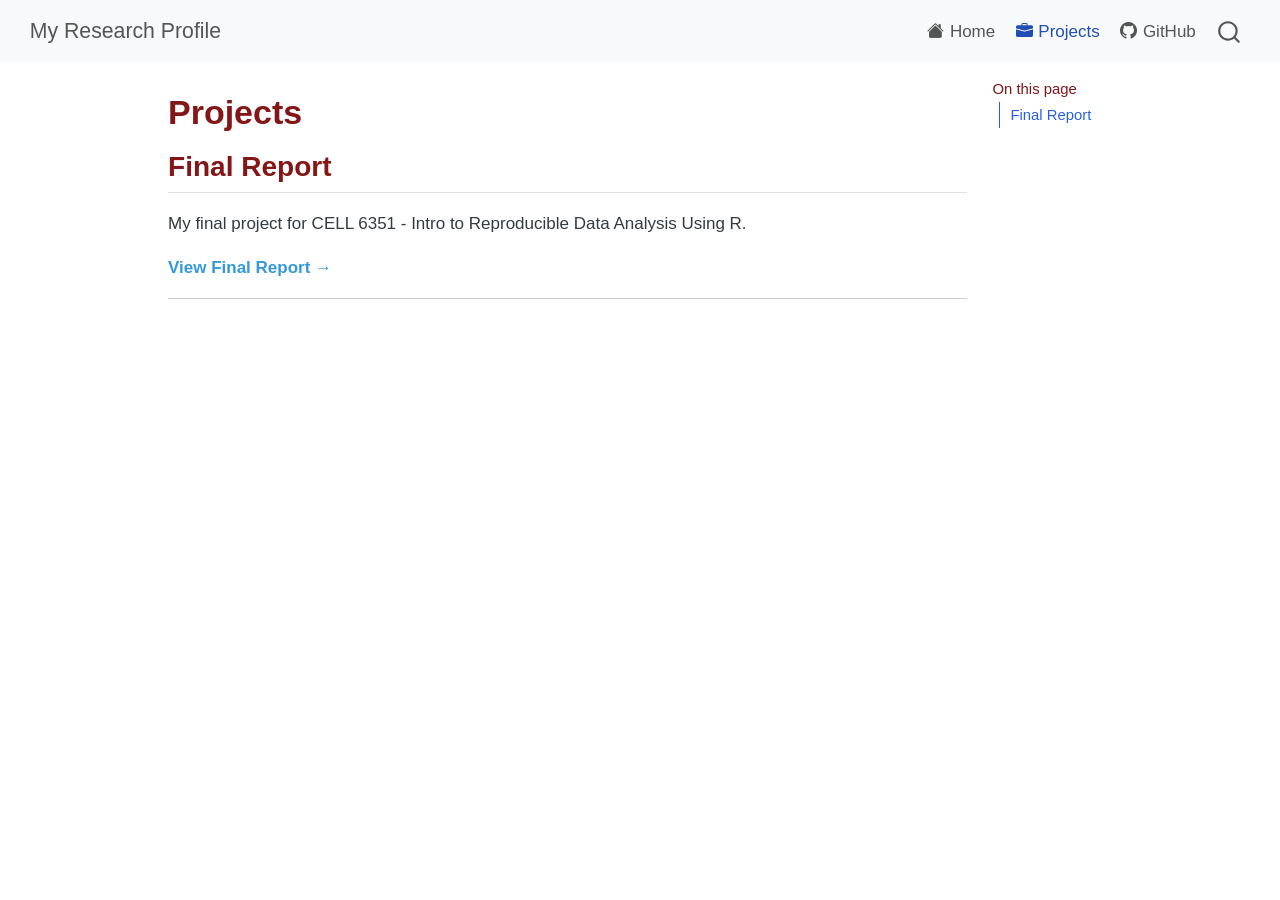
<file: docs/projects.html>
<!DOCTYPE html>
<html xmlns="http://www.w3.org/1999/xhtml" lang="en" xml:lang="en"><head>

<meta charset="utf-8">
<meta name="generator" content="quarto-1.9.37">

<meta name="viewport" content="width=device-width, initial-scale=1.0, user-scalable=yes">


<title>Projects – My Research Profile</title>
<style>
/* Default styles provided by pandoc.
** See https://pandoc.org/MANUAL.html#variables-for-html for config info.
*/
code{white-space: pre-wrap;}
span.smallcaps{font-variant: small-caps;}
div.columns{display: flex; gap: min(4vw, 1.5em);}
div.column{flex: auto; overflow-x: auto;}
div.hanging-indent{margin-left: 1.5em; text-indent: -1.5em;}
ul.task-list{list-style: none;}
ul.task-list li input[type="checkbox"] {
  width: 0.8em;
  margin: 0 0.8em 0.2em -1em; /* quarto-specific, see https://github.com/quarto-dev/quarto-cli/issues/4556 */ 
  vertical-align: middle;
}
</style>


<script src="site_libs/quarto-nav/quarto-nav.js"></script>
<script src="site_libs/quarto-nav/headroom.min.js"></script>
<script src="site_libs/clipboard/clipboard.min.js"></script>
<script src="site_libs/quarto-search/autocomplete.umd.js"></script>
<script src="site_libs/quarto-search/fuse.min.js"></script>
<script src="site_libs/quarto-search/quarto-search.js"></script>
<meta name="quarto:offset" content="./">
<script src="site_libs/quarto-html/quarto.js" type="module"></script>
<script src="site_libs/quarto-html/tabsets/tabsets.js" type="module"></script>
<script src="site_libs/quarto-html/popper.min.js"></script>
<script src="site_libs/quarto-html/tippy.umd.min.js"></script>
<script src="site_libs/quarto-html/anchor.min.js"></script>
<link href="site_libs/quarto-html/tippy.css" rel="stylesheet">
<link href="site_libs/quarto-html/quarto-syntax-highlighting-7f8f88aac4f3542376d5c11b86a4c14d.css" rel="stylesheet" id="quarto-text-highlighting-styles">
<script src="site_libs/bootstrap/bootstrap.min.js"></script>
<link href="site_libs/bootstrap/bootstrap-icons.css" rel="stylesheet">
<link href="site_libs/bootstrap/bootstrap-1de071e047e49cd083ceb1b25ae4a66d.min.css" rel="stylesheet" append-hash="true" id="quarto-bootstrap" data-mode="light">
<script id="quarto-search-options" type="application/json">{
  "location": "navbar",
  "copy-button": false,
  "collapse-after": 3,
  "panel-placement": "end",
  "type": "overlay",
  "limit": 50,
  "keyboard-shortcut": [
    "f",
    "/",
    "s"
  ],
  "show-item-context": false,
  "language": {
    "search-no-results-text": "No results",
    "search-matching-documents-text": "matching documents",
    "search-copy-link-title": "Copy link to search",
    "search-hide-matches-text": "Hide additional matches",
    "search-more-match-text": "more match in this document",
    "search-more-matches-text": "more matches in this document",
    "search-clear-button-title": "Clear",
    "search-text-placeholder": "",
    "search-detached-cancel-button-title": "Cancel",
    "search-submit-button-title": "Submit",
    "search-label": "Search"
  }
}</script>


<link rel="stylesheet" href="styles.css">
</head>

<body class="nav-fixed quarto-light">

<div id="quarto-search-results"></div>
  <header id="quarto-header" class="headroom fixed-top">
    <nav class="navbar navbar-expand-lg " data-bs-theme="dark">
      <div class="navbar-container container-fluid">
      <div class="navbar-brand-container mx-auto">
    <a class="navbar-brand" href="./index.html">
    <span class="navbar-title">My Research Profile</span>
    </a>
  </div>
            <div id="quarto-search" class="" title="Search"></div>
          <button class="navbar-toggler" type="button" data-bs-toggle="collapse" data-bs-target="#navbarCollapse" aria-controls="navbarCollapse" role="menu" aria-expanded="false" aria-label="Toggle navigation" onclick="if (window.quartoToggleHeadroom) { window.quartoToggleHeadroom(); }">
  <span class="navbar-toggler-icon"></span>
</button>
          <div class="collapse navbar-collapse" id="navbarCollapse">
            <ul class="navbar-nav navbar-nav-scroll ms-auto">
  <li class="nav-item">
    <a class="nav-link" href="./index.html"> <i class="bi bi-house-fill" role="img">
</i> 
<span class="menu-text">Home</span></a>
  </li>  
  <li class="nav-item">
    <a class="nav-link active" href="./projects.html" aria-current="page"> <i class="bi bi-briefcase-fill" role="img">
</i> 
<span class="menu-text">Projects</span></a>
  </li>  
  <li class="nav-item">
    <a class="nav-link" href="https://github.com/ramireznataliaok"> <i class="bi bi-github" role="img">
</i> 
<span class="menu-text">GitHub</span></a>
  </li>  
</ul>
          </div> <!-- /navcollapse -->
            <div class="quarto-navbar-tools">
</div>
      </div> <!-- /container-fluid -->
    </nav>
</header>
<!-- content -->
<div id="quarto-content" class="quarto-container page-columns page-rows-contents page-layout-article page-navbar">
<!-- sidebar -->
<!-- margin-sidebar -->
    <div id="quarto-margin-sidebar" class="sidebar margin-sidebar">
        <nav id="TOC" role="doc-toc" class="toc-active">
    <h2 id="toc-title">On this page</h2>
   
  <ul>
  <li><a href="#final-report" id="toc-final-report" class="nav-link active" data-scroll-target="#final-report">Final Report</a></li>
  </ul>
</nav>
    </div>
<!-- main -->
<main class="content" id="quarto-document-content">

<header id="title-block-header" class="quarto-title-block default">
<div class="quarto-title">
<h1 class="title">Projects</h1>
</div>



<div class="quarto-title-meta">

    
  
    
  </div>
  


</header>


<section id="final-report" class="level2">
<h2 class="anchored" data-anchor-id="final-report">Final Report</h2>
<p>My final project for CELL 6351 - Intro to Reproducible Data Analysis Using R.</p>
<p><a href="./projects/final-report.html"><strong>View Final Report</strong> →</a></p>
<hr>


</section>

</main> <!-- /main -->
<script id="quarto-html-after-body" type="application/javascript">
  window.document.addEventListener("DOMContentLoaded", function (event) {
    const icon = "";
    const anchorJS = new window.AnchorJS();
    anchorJS.options = {
      placement: 'right',
      icon: icon
    };
    anchorJS.add('.anchored');
    const isCodeAnnotation = (el) => {
      for (const clz of el.classList) {
        if (clz.startsWith('code-annotation-')) {                     
          return true;
        }
      }
      return false;
    }
    const onCopySuccess = function(e) {
      // button target
      const button = e.trigger;
      // don't keep focus
      button.blur();
      // flash "checked"
      button.classList.add('code-copy-button-checked');
      var currentTitle = button.getAttribute("title");
      button.setAttribute("title", "Copied!");
      let tooltip;
      if (window.bootstrap) {
        button.setAttribute("data-bs-toggle", "tooltip");
        button.setAttribute("data-bs-placement", "left");
        button.setAttribute("data-bs-title", "Copied!");
        tooltip = new bootstrap.Tooltip(button, 
          { trigger: "manual", 
            customClass: "code-copy-button-tooltip",
            offset: [0, -8]});
        tooltip.show();    
      }
      setTimeout(function() {
        if (tooltip) {
          tooltip.hide();
          button.removeAttribute("data-bs-title");
          button.removeAttribute("data-bs-toggle");
          button.removeAttribute("data-bs-placement");
        }
        button.setAttribute("title", currentTitle);
        button.classList.remove('code-copy-button-checked');
      }, 1000);
      // clear code selection
      e.clearSelection();
    }
    const getTextToCopy = function(trigger) {
      const outerScaffold = trigger.parentElement.cloneNode(true);
      const codeEl = outerScaffold.querySelector('code');
      for (const childEl of codeEl.children) {
        if (isCodeAnnotation(childEl)) {
          childEl.remove();
        }
      }
      return codeEl.innerText;
    }
    const clipboard = new window.ClipboardJS('.code-copy-button:not([data-in-quarto-modal])', {
      text: getTextToCopy
    });
    clipboard.on('success', onCopySuccess);
    if (window.document.getElementById('quarto-embedded-source-code-modal')) {
      const clipboardModal = new window.ClipboardJS('.code-copy-button[data-in-quarto-modal]', {
        text: getTextToCopy,
        container: window.document.getElementById('quarto-embedded-source-code-modal')
      });
      clipboardModal.on('success', onCopySuccess);
    }
      var localhostRegex = new RegExp(/^(?:http|https):\/\/localhost\:?[0-9]*\//);
      var mailtoRegex = new RegExp(/^mailto:/);
        var filterRegex = new RegExp('/' + window.location.host + '/');
      var isInternal = (href) => {
          return filterRegex.test(href) || localhostRegex.test(href) || mailtoRegex.test(href);
      }
      // Inspect non-navigation links and adorn them if external
     var links = window.document.querySelectorAll('a[href]:not(.nav-link):not(.navbar-brand):not(.toc-action):not(.sidebar-link):not(.sidebar-item-toggle):not(.pagination-link):not(.no-external):not([aria-hidden]):not(.dropdown-item):not(.quarto-navigation-tool):not(.about-link)');
      for (var i=0; i<links.length; i++) {
        const link = links[i];
        if (!isInternal(link.href)) {
          // undo the damage that might have been done by quarto-nav.js in the case of
          // links that we want to consider external
          if (link.dataset.originalHref !== undefined) {
            link.href = link.dataset.originalHref;
          }
        }
      }
    function tippyHover(el, contentFn, onTriggerFn, onUntriggerFn) {
      const config = {
        allowHTML: true,
        maxWidth: 500,
        delay: 100,
        arrow: false,
        appendTo: function(el) {
            return el.parentElement;
        },
        interactive: true,
        interactiveBorder: 10,
        theme: 'quarto',
        placement: 'bottom-start',
      };
      if (contentFn) {
        config.content = contentFn;
      }
      if (onTriggerFn) {
        config.onTrigger = onTriggerFn;
      }
      if (onUntriggerFn) {
        config.onUntrigger = onUntriggerFn;
      }
      window.tippy(el, config); 
    }
    const noterefs = window.document.querySelectorAll('a[role="doc-noteref"]');
    for (var i=0; i<noterefs.length; i++) {
      const ref = noterefs[i];
      tippyHover(ref, function() {
        // use id or data attribute instead here
        let href = ref.getAttribute('data-footnote-href') || ref.getAttribute('href');
        try { href = new URL(href).hash; } catch {}
        const id = href.replace(/^#\/?/, "");
        const note = window.document.getElementById(id);
        if (note) {
          return note.innerHTML;
        } else {
          return "";
        }
      });
    }
    const xrefs = window.document.querySelectorAll('a.quarto-xref');
    const processXRef = (id, note) => {
      // Strip column container classes
      const stripColumnClz = (el) => {
        el.classList.remove("page-full", "page-columns");
        if (el.children) {
          for (const child of el.children) {
            stripColumnClz(child);
          }
        }
      }
      stripColumnClz(note)
      if (id === null || id.startsWith('sec-')) {
        // Special case sections, only their first couple elements
        const container = document.createElement("div");
        if (note.children && note.children.length > 2) {
          container.appendChild(note.children[0].cloneNode(true));
          for (let i = 1; i < note.children.length; i++) {
            const child = note.children[i];
            if (child.tagName === "P" && child.innerText === "") {
              continue;
            } else {
              container.appendChild(child.cloneNode(true));
              break;
            }
          }
          if (window.Quarto?.typesetMath) {
            window.Quarto.typesetMath(container);
          }
          return container.innerHTML
        } else {
          if (window.Quarto?.typesetMath) {
            window.Quarto.typesetMath(note);
          }
          return note.innerHTML;
        }
      } else {
        // Remove any anchor links if they are present
        const anchorLink = note.querySelector('a.anchorjs-link');
        if (anchorLink) {
          anchorLink.remove();
        }
        if (window.Quarto?.typesetMath) {
          window.Quarto.typesetMath(note);
        }
        if (note.classList.contains("callout")) {
          return note.outerHTML;
        } else {
          return note.innerHTML;
        }
      }
    }
    for (var i=0; i<xrefs.length; i++) {
      const xref = xrefs[i];
      tippyHover(xref, undefined, function(instance) {
        instance.disable();
        let url = xref.getAttribute('href');
        let hash = undefined; 
        if (url.startsWith('#')) {
          hash = url;
        } else {
          try { hash = new URL(url).hash; } catch {}
        }
        if (hash) {
          const id = hash.replace(/^#\/?/, "");
          const note = window.document.getElementById(id);
          if (note !== null) {
            try {
              const html = processXRef(id, note.cloneNode(true));
              instance.setContent(html);
            } finally {
              instance.enable();
              instance.show();
            }
          } else {
            // See if we can fetch this
            fetch(url.split('#')[0])
            .then(res => res.text())
            .then(html => {
              const parser = new DOMParser();
              const htmlDoc = parser.parseFromString(html, "text/html");
              const note = htmlDoc.getElementById(id);
              if (note !== null) {
                const html = processXRef(id, note);
                instance.setContent(html);
              } 
            }).finally(() => {
              instance.enable();
              instance.show();
            });
          }
        } else {
          // See if we can fetch a full url (with no hash to target)
          // This is a special case and we should probably do some content thinning / targeting
          fetch(url)
          .then(res => res.text())
          .then(html => {
            const parser = new DOMParser();
            const htmlDoc = parser.parseFromString(html, "text/html");
            const note = htmlDoc.querySelector('main.content');
            if (note !== null) {
              // This should only happen for chapter cross references
              // (since there is no id in the URL)
              // remove the first header
              if (note.children.length > 0 && note.children[0].tagName === "HEADER") {
                note.children[0].remove();
              }
              const html = processXRef(null, note);
              instance.setContent(html);
            } 
          }).finally(() => {
            instance.enable();
            instance.show();
          });
        }
      }, function(instance) {
      });
    }
        let selectedAnnoteEl;
        const selectorForAnnotation = ( cell, annotation) => {
          let cellAttr = 'data-code-cell="' + cell + '"';
          let lineAttr = 'data-code-annotation="' +  annotation + '"';
          const selector = 'span[' + cellAttr + '][' + lineAttr + ']';
          return selector;
        }
        const selectCodeLines = (annoteEl) => {
          const doc = window.document;
          const targetCell = annoteEl.getAttribute("data-target-cell");
          const targetAnnotation = annoteEl.getAttribute("data-target-annotation");
          const annoteSpan = window.document.querySelector(selectorForAnnotation(targetCell, targetAnnotation));
          const lines = annoteSpan.getAttribute("data-code-lines").split(",");
          const lineIds = lines.map((line) => {
            return targetCell + "-" + line;
          })
          let top = null;
          let height = null;
          let parent = null;
          if (lineIds.length > 0) {
              //compute the position of the single el (top and bottom and make a div)
              const el = window.document.getElementById(lineIds[0]);
              top = el.offsetTop;
              height = el.offsetHeight;
              parent = el.parentElement.parentElement;
            if (lineIds.length > 1) {
              const lastEl = window.document.getElementById(lineIds[lineIds.length - 1]);
              const bottom = lastEl.offsetTop + lastEl.offsetHeight;
              height = bottom - top;
            }
            if (top !== null && height !== null && parent !== null) {
              // cook up a div (if necessary) and position it 
              let div = window.document.getElementById("code-annotation-line-highlight");
              if (div === null) {
                div = window.document.createElement("div");
                div.setAttribute("id", "code-annotation-line-highlight");
                div.style.position = 'absolute';
                parent.appendChild(div);
              }
              div.style.top = top - 2 + "px";
              div.style.height = height + 4 + "px";
              div.style.left = 0;
              let gutterDiv = window.document.getElementById("code-annotation-line-highlight-gutter");
              if (gutterDiv === null) {
                gutterDiv = window.document.createElement("div");
                gutterDiv.setAttribute("id", "code-annotation-line-highlight-gutter");
                gutterDiv.style.position = 'absolute';
                const codeCell = window.document.getElementById(targetCell);
                const gutter = codeCell.querySelector('.code-annotation-gutter');
                gutter.appendChild(gutterDiv);
              }
              gutterDiv.style.top = top - 2 + "px";
              gutterDiv.style.height = height + 4 + "px";
            }
            selectedAnnoteEl = annoteEl;
          }
        };
        const unselectCodeLines = () => {
          const elementsIds = ["code-annotation-line-highlight", "code-annotation-line-highlight-gutter"];
          elementsIds.forEach((elId) => {
            const div = window.document.getElementById(elId);
            if (div) {
              div.remove();
            }
          });
          selectedAnnoteEl = undefined;
        };
          // Handle positioning of the toggle
      window.addEventListener(
        "resize",
        throttle(() => {
          elRect = undefined;
          if (selectedAnnoteEl) {
            selectCodeLines(selectedAnnoteEl);
          }
        }, 10)
      );
      function throttle(fn, ms) {
      let throttle = false;
      let timer;
        return (...args) => {
          if(!throttle) { // first call gets through
              fn.apply(this, args);
              throttle = true;
          } else { // all the others get throttled
              if(timer) clearTimeout(timer); // cancel #2
              timer = setTimeout(() => {
                fn.apply(this, args);
                timer = throttle = false;
              }, ms);
          }
        };
      }
        // Attach click handler to the DT
        const annoteDls = window.document.querySelectorAll('dt[data-target-cell]');
        for (const annoteDlNode of annoteDls) {
          annoteDlNode.addEventListener('click', (event) => {
            const clickedEl = event.target;
            if (clickedEl !== selectedAnnoteEl) {
              unselectCodeLines();
              const activeEl = window.document.querySelector('dt[data-target-cell].code-annotation-active');
              if (activeEl) {
                activeEl.classList.remove('code-annotation-active');
              }
              selectCodeLines(clickedEl);
              clickedEl.classList.add('code-annotation-active');
            } else {
              // Unselect the line
              unselectCodeLines();
              clickedEl.classList.remove('code-annotation-active');
            }
          });
        }
    const findCites = (el) => {
      const parentEl = el.parentElement;
      if (parentEl) {
        const cites = parentEl.dataset.cites;
        if (cites) {
          return {
            el,
            cites: cites.split(' ')
          };
        } else {
          return findCites(el.parentElement)
        }
      } else {
        return undefined;
      }
    };
    var bibliorefs = window.document.querySelectorAll('a[role="doc-biblioref"]');
    for (var i=0; i<bibliorefs.length; i++) {
      const ref = bibliorefs[i];
      const citeInfo = findCites(ref);
      if (citeInfo) {
        tippyHover(citeInfo.el, function() {
          var popup = window.document.createElement('div');
          citeInfo.cites.forEach(function(cite) {
            var citeDiv = window.document.createElement('div');
            citeDiv.classList.add('hanging-indent');
            citeDiv.classList.add('csl-entry');
            var biblioDiv = window.document.getElementById('ref-' + cite);
            if (biblioDiv) {
              citeDiv.innerHTML = biblioDiv.innerHTML;
            }
            popup.appendChild(citeDiv);
          });
          return popup.innerHTML;
        });
      }
    }
  });
  </script>
</div> <!-- /content -->




</body></html>
</file>
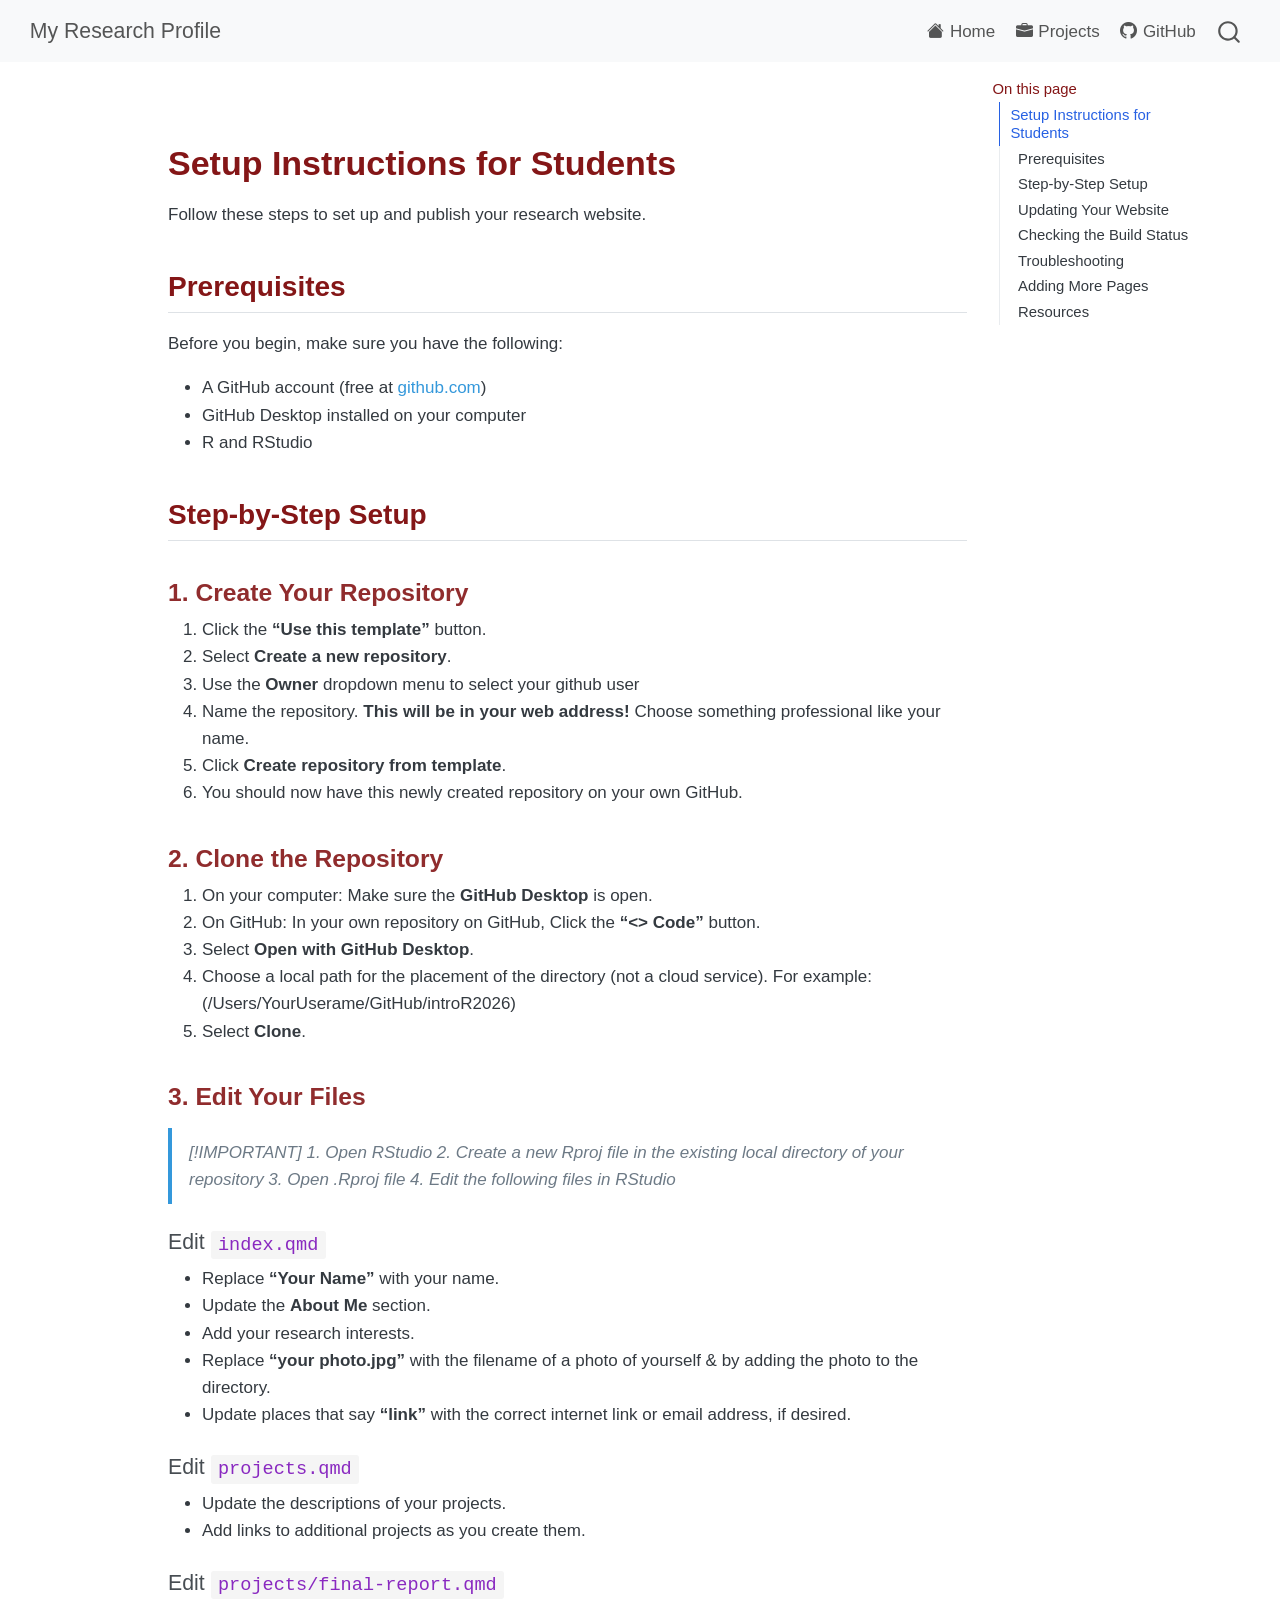
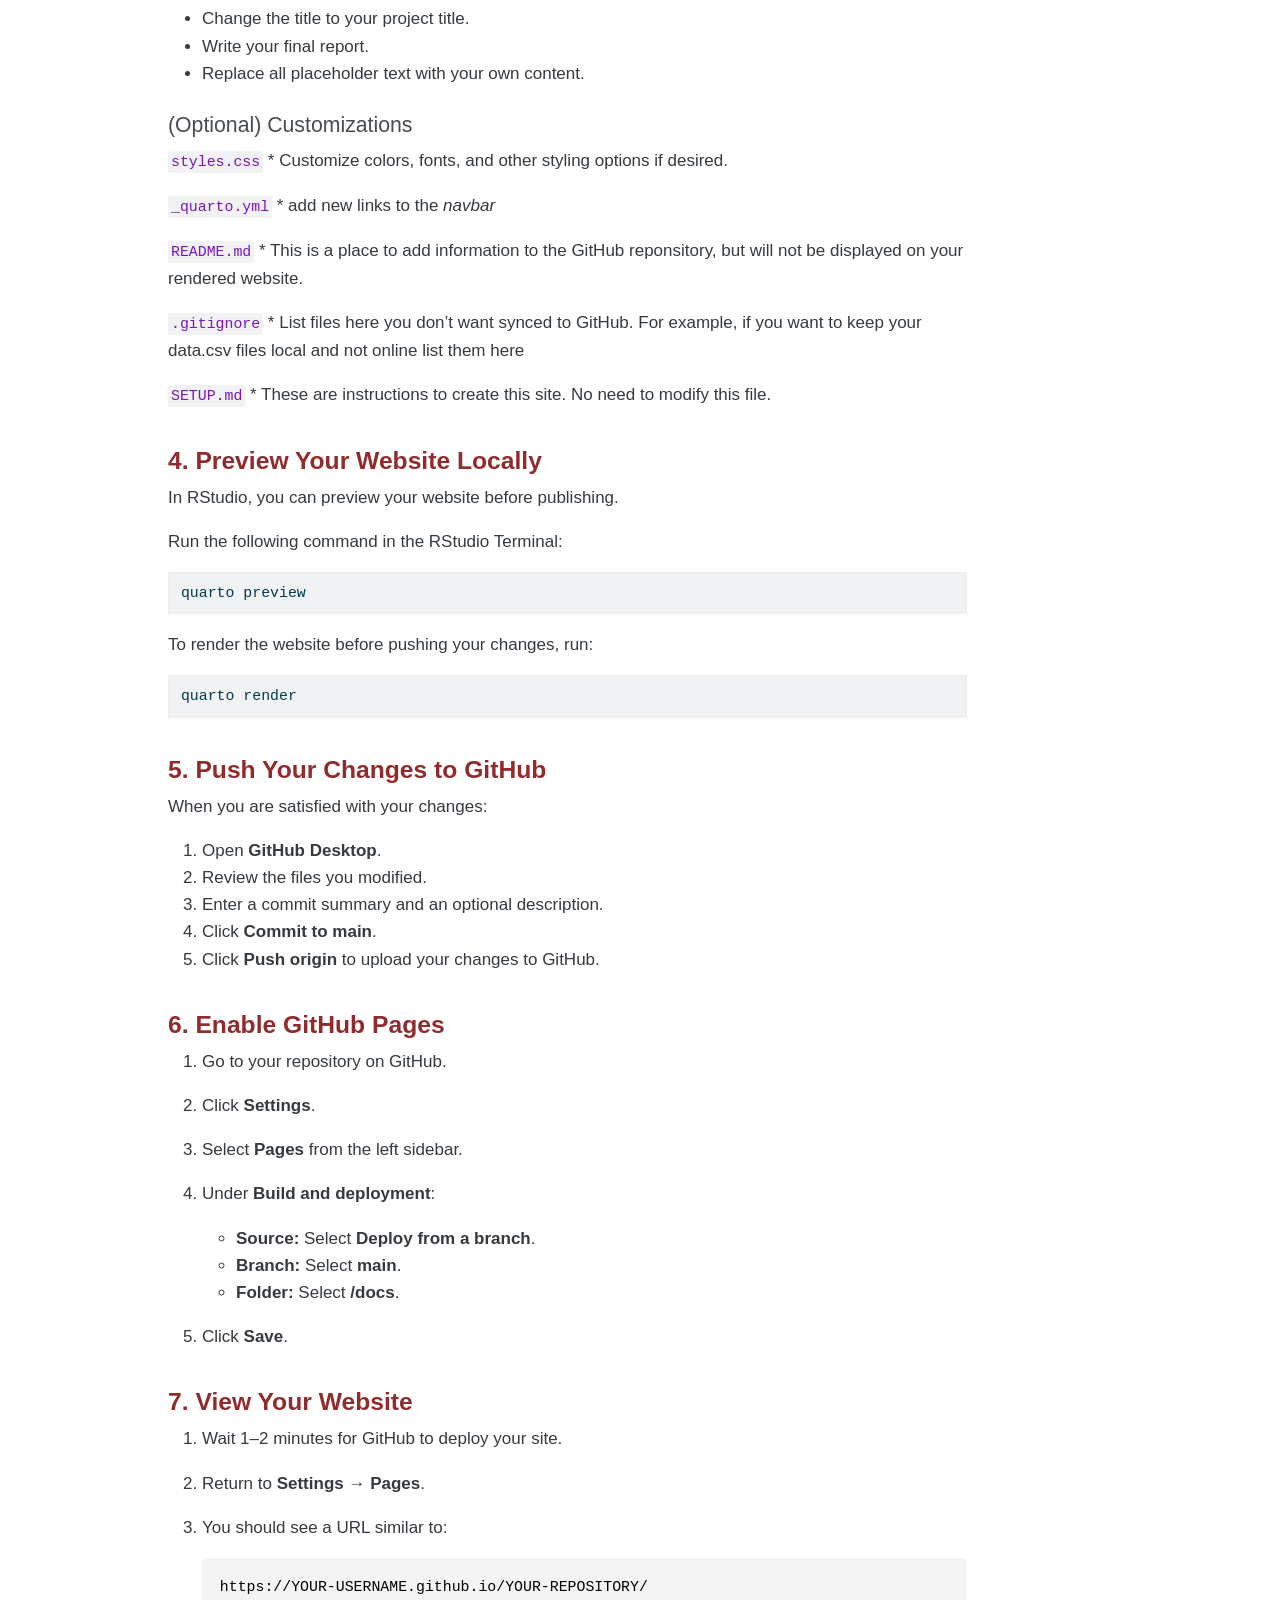
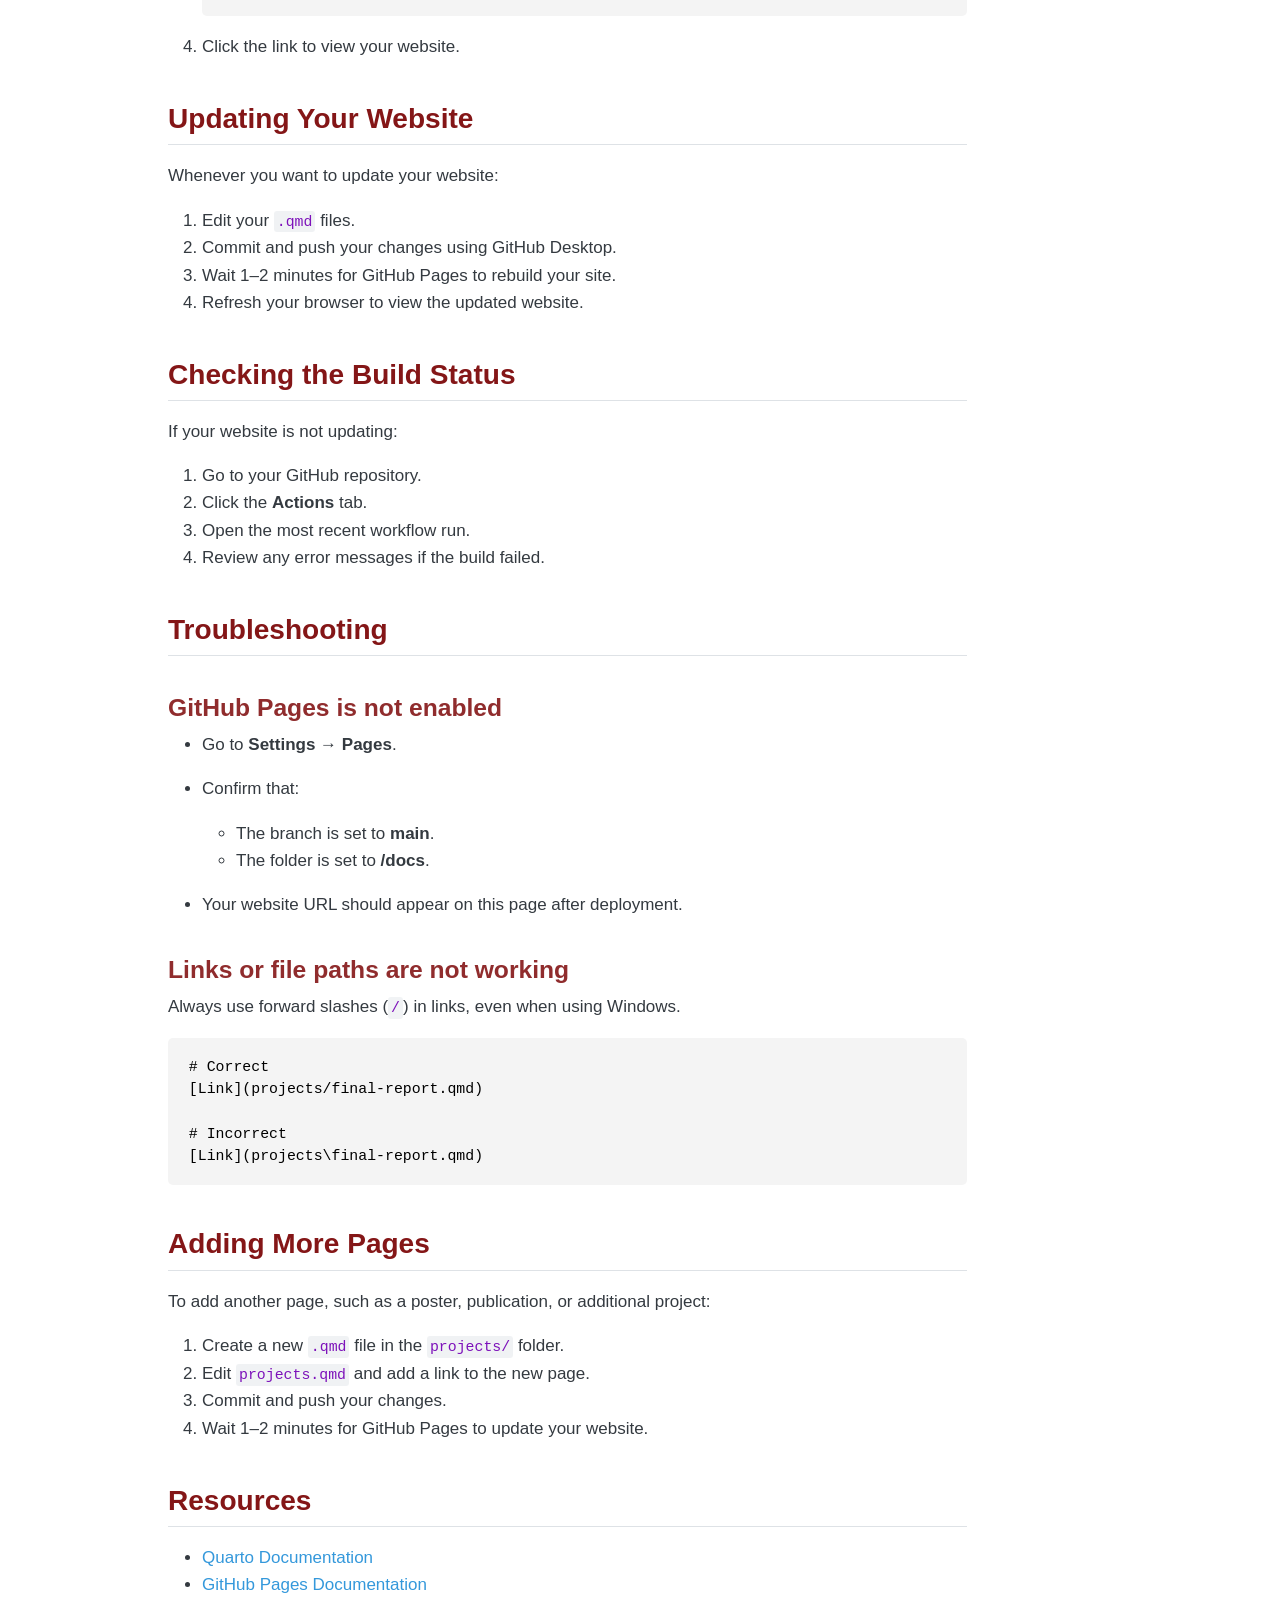
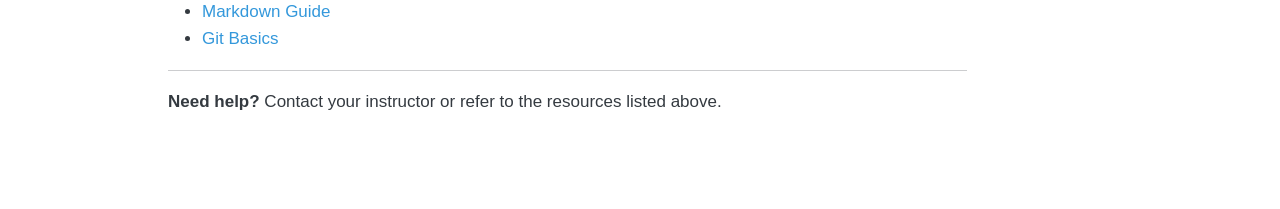
<file: docs/SETUP.html>
<!DOCTYPE html>
<html xmlns="http://www.w3.org/1999/xhtml" lang="en" xml:lang="en"><head>

<meta charset="utf-8">
<meta name="generator" content="quarto-1.9.37">

<meta name="viewport" content="width=device-width, initial-scale=1.0, user-scalable=yes">


<title>setup – My Research Profile</title>
<style>
/* Default styles provided by pandoc.
** See https://pandoc.org/MANUAL.html#variables-for-html for config info.
*/
code{white-space: pre-wrap;}
span.smallcaps{font-variant: small-caps;}
div.columns{display: flex; gap: min(4vw, 1.5em);}
div.column{flex: auto; overflow-x: auto;}
div.hanging-indent{margin-left: 1.5em; text-indent: -1.5em;}
ul.task-list{list-style: none;}
ul.task-list li input[type="checkbox"] {
  width: 0.8em;
  margin: 0 0.8em 0.2em -1em; /* quarto-specific, see https://github.com/quarto-dev/quarto-cli/issues/4556 */ 
  vertical-align: middle;
}
/* CSS for syntax highlighting */
html { -webkit-text-size-adjust: 100%; }
pre > code.sourceCode { white-space: pre; position: relative; }
pre > code.sourceCode > span { display: inline-block; line-height: 1.25; }
pre > code.sourceCode > span:empty { height: 1.2em; }
.sourceCode { overflow: visible; }
code.sourceCode > span { color: inherit; text-decoration: inherit; }
div.sourceCode { margin: 1em 0; }
pre.sourceCode { margin: 0; }
@media screen {
div.sourceCode { overflow: auto; }
}
@media print {
pre > code.sourceCode { white-space: pre-wrap; }
pre > code.sourceCode > span { text-indent: -5em; padding-left: 5em; }
}
pre.numberSource code
  { counter-reset: source-line 0; }
pre.numberSource code > span
  { position: relative; left: -4em; counter-increment: source-line; }
pre.numberSource code > span > a:first-child::before
  { content: counter(source-line);
    position: relative; left: -1em; text-align: right; vertical-align: baseline;
    border: none; display: inline-block;
    -webkit-touch-callout: none; -webkit-user-select: none;
    -khtml-user-select: none; -moz-user-select: none;
    -ms-user-select: none; user-select: none;
    padding: 0 4px; width: 4em;
  }
pre.numberSource { margin-left: 3em;  padding-left: 4px; }
div.sourceCode
  {   }
@media screen {
pre > code.sourceCode > span > a:first-child::before { text-decoration: underline; }
}
</style>


<script src="site_libs/quarto-nav/quarto-nav.js"></script>
<script src="site_libs/quarto-nav/headroom.min.js"></script>
<script src="site_libs/clipboard/clipboard.min.js"></script>
<script src="site_libs/quarto-search/autocomplete.umd.js"></script>
<script src="site_libs/quarto-search/fuse.min.js"></script>
<script src="site_libs/quarto-search/quarto-search.js"></script>
<meta name="quarto:offset" content="./">
<script src="site_libs/quarto-html/quarto.js" type="module"></script>
<script src="site_libs/quarto-html/tabsets/tabsets.js" type="module"></script>
<script src="site_libs/quarto-html/popper.min.js"></script>
<script src="site_libs/quarto-html/tippy.umd.min.js"></script>
<script src="site_libs/quarto-html/anchor.min.js"></script>
<link href="site_libs/quarto-html/tippy.css" rel="stylesheet">
<link href="site_libs/quarto-html/quarto-syntax-highlighting-7f8f88aac4f3542376d5c11b86a4c14d.css" rel="stylesheet" id="quarto-text-highlighting-styles">
<script src="site_libs/bootstrap/bootstrap.min.js"></script>
<link href="site_libs/bootstrap/bootstrap-icons.css" rel="stylesheet">
<link href="site_libs/bootstrap/bootstrap-1de071e047e49cd083ceb1b25ae4a66d.min.css" rel="stylesheet" append-hash="true" id="quarto-bootstrap" data-mode="light">
<script id="quarto-search-options" type="application/json">{
  "location": "navbar",
  "copy-button": false,
  "collapse-after": 3,
  "panel-placement": "end",
  "type": "overlay",
  "limit": 50,
  "keyboard-shortcut": [
    "f",
    "/",
    "s"
  ],
  "show-item-context": false,
  "language": {
    "search-no-results-text": "No results",
    "search-matching-documents-text": "matching documents",
    "search-copy-link-title": "Copy link to search",
    "search-hide-matches-text": "Hide additional matches",
    "search-more-match-text": "more match in this document",
    "search-more-matches-text": "more matches in this document",
    "search-clear-button-title": "Clear",
    "search-text-placeholder": "",
    "search-detached-cancel-button-title": "Cancel",
    "search-submit-button-title": "Submit",
    "search-label": "Search"
  }
}</script>


<link rel="stylesheet" href="styles.css">
</head>

<body class="nav-fixed quarto-light">

<div id="quarto-search-results"></div>
  <header id="quarto-header" class="headroom fixed-top">
    <nav class="navbar navbar-expand-lg " data-bs-theme="dark">
      <div class="navbar-container container-fluid">
      <div class="navbar-brand-container mx-auto">
    <a class="navbar-brand" href="./index.html">
    <span class="navbar-title">My Research Profile</span>
    </a>
  </div>
            <div id="quarto-search" class="" title="Search"></div>
          <button class="navbar-toggler" type="button" data-bs-toggle="collapse" data-bs-target="#navbarCollapse" aria-controls="navbarCollapse" role="menu" aria-expanded="false" aria-label="Toggle navigation" onclick="if (window.quartoToggleHeadroom) { window.quartoToggleHeadroom(); }">
  <span class="navbar-toggler-icon"></span>
</button>
          <div class="collapse navbar-collapse" id="navbarCollapse">
            <ul class="navbar-nav navbar-nav-scroll ms-auto">
  <li class="nav-item">
    <a class="nav-link" href="./index.html"> <i class="bi bi-house-fill" role="img">
</i> 
<span class="menu-text">Home</span></a>
  </li>  
  <li class="nav-item">
    <a class="nav-link" href="./projects.html"> <i class="bi bi-briefcase-fill" role="img">
</i> 
<span class="menu-text">Projects</span></a>
  </li>  
  <li class="nav-item">
    <a class="nav-link" href="https://github.com/ramireznataliaok"> <i class="bi bi-github" role="img">
</i> 
<span class="menu-text">GitHub</span></a>
  </li>  
</ul>
          </div> <!-- /navcollapse -->
            <div class="quarto-navbar-tools">
</div>
      </div> <!-- /container-fluid -->
    </nav>
</header>
<!-- content -->
<div id="quarto-content" class="quarto-container page-columns page-rows-contents page-layout-article page-navbar">
<!-- sidebar -->
<!-- margin-sidebar -->
    <div id="quarto-margin-sidebar" class="sidebar margin-sidebar">
        <nav id="TOC" role="doc-toc" class="toc-active">
    <h2 id="toc-title">On this page</h2>
   
  <ul>
  <li><a href="#setup-instructions-for-students" id="toc-setup-instructions-for-students" class="nav-link active" data-scroll-target="#setup-instructions-for-students">Setup Instructions for Students</a>
  <ul class="collapse">
  <li><a href="#prerequisites" id="toc-prerequisites" class="nav-link" data-scroll-target="#prerequisites">Prerequisites</a></li>
  <li><a href="#step-by-step-setup" id="toc-step-by-step-setup" class="nav-link" data-scroll-target="#step-by-step-setup">Step-by-Step Setup</a>
  <ul class="collapse">
  <li><a href="#create-your-repository" id="toc-create-your-repository" class="nav-link" data-scroll-target="#create-your-repository">1. Create Your Repository</a></li>
  <li><a href="#clone-the-repository" id="toc-clone-the-repository" class="nav-link" data-scroll-target="#clone-the-repository">2. Clone the Repository</a></li>
  <li><a href="#edit-your-files" id="toc-edit-your-files" class="nav-link" data-scroll-target="#edit-your-files">3. Edit Your Files</a></li>
  <li><a href="#preview-your-website-locally" id="toc-preview-your-website-locally" class="nav-link" data-scroll-target="#preview-your-website-locally">4. Preview Your Website Locally</a></li>
  <li><a href="#push-your-changes-to-github" id="toc-push-your-changes-to-github" class="nav-link" data-scroll-target="#push-your-changes-to-github">5. Push Your Changes to GitHub</a></li>
  <li><a href="#enable-github-pages" id="toc-enable-github-pages" class="nav-link" data-scroll-target="#enable-github-pages">6. Enable GitHub Pages</a></li>
  <li><a href="#view-your-website" id="toc-view-your-website" class="nav-link" data-scroll-target="#view-your-website">7. View Your Website</a></li>
  </ul></li>
  <li><a href="#updating-your-website" id="toc-updating-your-website" class="nav-link" data-scroll-target="#updating-your-website">Updating Your Website</a></li>
  <li><a href="#checking-the-build-status" id="toc-checking-the-build-status" class="nav-link" data-scroll-target="#checking-the-build-status">Checking the Build Status</a></li>
  <li><a href="#troubleshooting" id="toc-troubleshooting" class="nav-link" data-scroll-target="#troubleshooting">Troubleshooting</a>
  <ul class="collapse">
  <li><a href="#github-pages-is-not-enabled" id="toc-github-pages-is-not-enabled" class="nav-link" data-scroll-target="#github-pages-is-not-enabled">GitHub Pages is not enabled</a></li>
  <li><a href="#links-or-file-paths-are-not-working" id="toc-links-or-file-paths-are-not-working" class="nav-link" data-scroll-target="#links-or-file-paths-are-not-working">Links or file paths are not working</a></li>
  </ul></li>
  <li><a href="#adding-more-pages" id="toc-adding-more-pages" class="nav-link" data-scroll-target="#adding-more-pages">Adding More Pages</a></li>
  <li><a href="#resources" id="toc-resources" class="nav-link" data-scroll-target="#resources">Resources</a></li>
  </ul></li>
  </ul>
</nav>
    </div>
<!-- main -->
<main class="content" id="quarto-document-content"><header id="title-block-header" class="quarto-title-block"></header>




<section id="setup-instructions-for-students" class="level1">
<h1>Setup Instructions for Students</h1>
<p>Follow these steps to set up and publish your research website.</p>
<section id="prerequisites" class="level2">
<h2 class="anchored" data-anchor-id="prerequisites">Prerequisites</h2>
<p>Before you begin, make sure you have the following:</p>
<ul>
<li>A GitHub account (free at <a href="https://github.com">github.com</a>)</li>
<li>GitHub Desktop installed on your computer</li>
<li>R and RStudio</li>
</ul>
</section>
<section id="step-by-step-setup" class="level2">
<h2 class="anchored" data-anchor-id="step-by-step-setup">Step-by-Step Setup</h2>
<section id="create-your-repository" class="level3">
<h3 class="anchored" data-anchor-id="create-your-repository">1. Create Your Repository</h3>
<ol type="1">
<li>Click the <strong>“Use this template”</strong> button.</li>
<li>Select <strong>Create a new repository</strong>.</li>
<li>Use the <strong>Owner</strong> dropdown menu to select your github user</li>
<li>Name the repository. <strong>This will be in your web address!</strong> Choose something professional like your name.</li>
<li>Click <strong>Create repository from template</strong>.</li>
<li>You should now have this newly created repository on your own GitHub.</li>
</ol>
</section>
<section id="clone-the-repository" class="level3">
<h3 class="anchored" data-anchor-id="clone-the-repository">2. Clone the Repository</h3>
<ol type="1">
<li>On your computer: Make sure the <strong>GitHub Desktop</strong> is open.</li>
<li>On GitHub: In your own repository on GitHub, Click the <strong>“&lt;&gt; Code”</strong> button.</li>
<li>Select <strong>Open with GitHub Desktop</strong>.</li>
<li>Choose a local path for the placement of the directory (not a cloud service). For example: (/Users/YourUserame/GitHub/introR2026)</li>
<li>Select <strong>Clone</strong>.</li>
</ol>
</section>
<section id="edit-your-files" class="level3">
<h3 class="anchored" data-anchor-id="edit-your-files">3. Edit Your Files</h3>
<blockquote class="blockquote">
<p>[!IMPORTANT] 1. Open RStudio 2. Create a new Rproj file in the existing local directory of your repository 3. Open .Rproj file 4. Edit the following files in RStudio</p>
</blockquote>
<section id="edit-index.qmd" class="level4">
<h4 class="anchored" data-anchor-id="edit-index.qmd">Edit <code>index.qmd</code></h4>
<ul>
<li>Replace <strong>“Your Name”</strong> with your name.</li>
<li>Update the <strong>About Me</strong> section.</li>
<li>Add your research interests.</li>
<li>Replace <strong>“your photo.jpg”</strong> with the filename of a photo of yourself &amp; by adding the photo to the directory.</li>
<li>Update places that say <strong>“link”</strong> with the correct internet link or email address, if desired.</li>
</ul>
</section>
<section id="edit-projects.qmd" class="level4">
<h4 class="anchored" data-anchor-id="edit-projects.qmd">Edit <code>projects.qmd</code></h4>
<ul>
<li>Update the descriptions of your projects.</li>
<li>Add links to additional projects as you create them.</li>
</ul>
</section>
<section id="edit-projectsfinal-report.qmd" class="level4">
<h4 class="anchored" data-anchor-id="edit-projectsfinal-report.qmd">Edit <code>projects/final-report.qmd</code></h4>
<ul>
<li>Change the title to your project title.</li>
<li>Write your final report.</li>
<li>Replace all placeholder text with your own content.</li>
</ul>
</section>
<section id="optional-customizations" class="level4">
<h4 class="anchored" data-anchor-id="optional-customizations">(Optional) Customizations</h4>
<p><code>styles.css</code> * Customize colors, fonts, and other styling options if desired.</p>
<p><code>_quarto.yml</code> * add new links to the <em>navbar</em></p>
<p><code>README.md</code> * This is a place to add information to the GitHub reponsitory, but will not be displayed on your rendered website.</p>
<p><code>.gitignore</code> * List files here you don’t want synced to GitHub. For example, if you want to keep your data.csv files local and not online list them here</p>
<p><code>SETUP.md</code> * These are instructions to create this site. No need to modify this file.</p>
</section>
</section>
<section id="preview-your-website-locally" class="level3">
<h3 class="anchored" data-anchor-id="preview-your-website-locally">4. Preview Your Website Locally</h3>
<p>In RStudio, you can preview your website before publishing.</p>
<p>Run the following command in the RStudio Terminal:</p>
<div class="code-copy-outer-scaffold"><div class="sourceCode" id="cb1"><pre class="sourceCode bash code-with-copy"><code class="sourceCode bash"><span id="cb1-1"><a href="#cb1-1" aria-hidden="true" tabindex="-1"></a><span class="ex">quarto</span> preview</span></code></pre></div><button title="Copy to Clipboard" class="code-copy-button"><i class="bi"></i></button></div>
<p>To render the website before pushing your changes, run:</p>
<div class="code-copy-outer-scaffold"><div class="sourceCode" id="cb2"><pre class="sourceCode bash code-with-copy"><code class="sourceCode bash"><span id="cb2-1"><a href="#cb2-1" aria-hidden="true" tabindex="-1"></a><span class="ex">quarto</span> render</span></code></pre></div><button title="Copy to Clipboard" class="code-copy-button"><i class="bi"></i></button></div>
</section>
<section id="push-your-changes-to-github" class="level3">
<h3 class="anchored" data-anchor-id="push-your-changes-to-github">5. Push Your Changes to GitHub</h3>
<p>When you are satisfied with your changes:</p>
<ol type="1">
<li>Open <strong>GitHub Desktop</strong>.</li>
<li>Review the files you modified.</li>
<li>Enter a commit summary and an optional description.</li>
<li>Click <strong>Commit to main</strong>.</li>
<li>Click <strong>Push origin</strong> to upload your changes to GitHub.</li>
</ol>
</section>
<section id="enable-github-pages" class="level3">
<h3 class="anchored" data-anchor-id="enable-github-pages">6. Enable GitHub Pages</h3>
<ol type="1">
<li><p>Go to your repository on GitHub.</p></li>
<li><p>Click <strong>Settings</strong>.</p></li>
<li><p>Select <strong>Pages</strong> from the left sidebar.</p></li>
<li><p>Under <strong>Build and deployment</strong>:</p>
<ul>
<li><strong>Source:</strong> Select <strong>Deploy from a branch</strong>.</li>
<li><strong>Branch:</strong> Select <strong>main</strong>.</li>
<li><strong>Folder:</strong> Select <strong>/docs</strong>.</li>
</ul></li>
<li><p>Click <strong>Save</strong>.</p></li>
</ol>
</section>
<section id="view-your-website" class="level3">
<h3 class="anchored" data-anchor-id="view-your-website">7. View Your Website</h3>
<ol type="1">
<li><p>Wait 1–2 minutes for GitHub to deploy your site.</p></li>
<li><p>Return to <strong>Settings → Pages</strong>.</p></li>
<li><p>You should see a URL similar to:</p>
<pre><code>https://YOUR-USERNAME.github.io/YOUR-REPOSITORY/</code></pre></li>
<li><p>Click the link to view your website.</p></li>
</ol>
</section>
</section>
<section id="updating-your-website" class="level2">
<h2 class="anchored" data-anchor-id="updating-your-website">Updating Your Website</h2>
<p>Whenever you want to update your website:</p>
<ol type="1">
<li>Edit your <code>.qmd</code> files.</li>
<li>Commit and push your changes using GitHub Desktop.</li>
<li>Wait 1–2 minutes for GitHub Pages to rebuild your site.</li>
<li>Refresh your browser to view the updated website.</li>
</ol>
</section>
<section id="checking-the-build-status" class="level2">
<h2 class="anchored" data-anchor-id="checking-the-build-status">Checking the Build Status</h2>
<p>If your website is not updating:</p>
<ol type="1">
<li>Go to your GitHub repository.</li>
<li>Click the <strong>Actions</strong> tab.</li>
<li>Open the most recent workflow run.</li>
<li>Review any error messages if the build failed.</li>
</ol>
</section>
<section id="troubleshooting" class="level2">
<h2 class="anchored" data-anchor-id="troubleshooting">Troubleshooting</h2>
<section id="github-pages-is-not-enabled" class="level3">
<h3 class="anchored" data-anchor-id="github-pages-is-not-enabled">GitHub Pages is not enabled</h3>
<ul>
<li><p>Go to <strong>Settings → Pages</strong>.</p></li>
<li><p>Confirm that:</p>
<ul>
<li>The branch is set to <strong>main</strong>.</li>
<li>The folder is set to <strong>/docs</strong>.</li>
</ul></li>
<li><p>Your website URL should appear on this page after deployment.</p></li>
</ul>
</section>
<section id="links-or-file-paths-are-not-working" class="level3">
<h3 class="anchored" data-anchor-id="links-or-file-paths-are-not-working">Links or file paths are not working</h3>
<p>Always use forward slashes (<code>/</code>) in links, even when using Windows.</p>
<pre class="text"><code># Correct
[Link](projects/final-report.qmd)

# Incorrect
[Link](projects\final-report.qmd)</code></pre>
</section>
</section>
<section id="adding-more-pages" class="level2">
<h2 class="anchored" data-anchor-id="adding-more-pages">Adding More Pages</h2>
<p>To add another page, such as a poster, publication, or additional project:</p>
<ol type="1">
<li>Create a new <code>.qmd</code> file in the <code>projects/</code> folder.</li>
<li>Edit <code>projects.qmd</code> and add a link to the new page.</li>
<li>Commit and push your changes.</li>
<li>Wait 1–2 minutes for GitHub Pages to update your website.</li>
</ol>
</section>
<section id="resources" class="level2">
<h2 class="anchored" data-anchor-id="resources">Resources</h2>
<ul>
<li><a href="https://quarto.org/">Quarto Documentation</a></li>
<li><a href="https://docs.github.com/en/pages">GitHub Pages Documentation</a></li>
<li><a href="https://www.markdownguide.org/">Markdown Guide</a></li>
<li><a href="https://git-scm.com/book/en/v2/Getting-Started-Git-Basics">Git Basics</a></li>
</ul>
<hr>
<p><strong>Need help?</strong> Contact your instructor or refer to the resources listed above.</p>


</section>
</section>

</main> <!-- /main -->
<script id="quarto-html-after-body" type="application/javascript">
  window.document.addEventListener("DOMContentLoaded", function (event) {
    const icon = "";
    const anchorJS = new window.AnchorJS();
    anchorJS.options = {
      placement: 'right',
      icon: icon
    };
    anchorJS.add('.anchored');
    const isCodeAnnotation = (el) => {
      for (const clz of el.classList) {
        if (clz.startsWith('code-annotation-')) {                     
          return true;
        }
      }
      return false;
    }
    const onCopySuccess = function(e) {
      // button target
      const button = e.trigger;
      // don't keep focus
      button.blur();
      // flash "checked"
      button.classList.add('code-copy-button-checked');
      var currentTitle = button.getAttribute("title");
      button.setAttribute("title", "Copied!");
      let tooltip;
      if (window.bootstrap) {
        button.setAttribute("data-bs-toggle", "tooltip");
        button.setAttribute("data-bs-placement", "left");
        button.setAttribute("data-bs-title", "Copied!");
        tooltip = new bootstrap.Tooltip(button, 
          { trigger: "manual", 
            customClass: "code-copy-button-tooltip",
            offset: [0, -8]});
        tooltip.show();    
      }
      setTimeout(function() {
        if (tooltip) {
          tooltip.hide();
          button.removeAttribute("data-bs-title");
          button.removeAttribute("data-bs-toggle");
          button.removeAttribute("data-bs-placement");
        }
        button.setAttribute("title", currentTitle);
        button.classList.remove('code-copy-button-checked');
      }, 1000);
      // clear code selection
      e.clearSelection();
    }
    const getTextToCopy = function(trigger) {
      const outerScaffold = trigger.parentElement.cloneNode(true);
      const codeEl = outerScaffold.querySelector('code');
      for (const childEl of codeEl.children) {
        if (isCodeAnnotation(childEl)) {
          childEl.remove();
        }
      }
      return codeEl.innerText;
    }
    const clipboard = new window.ClipboardJS('.code-copy-button:not([data-in-quarto-modal])', {
      text: getTextToCopy
    });
    clipboard.on('success', onCopySuccess);
    if (window.document.getElementById('quarto-embedded-source-code-modal')) {
      const clipboardModal = new window.ClipboardJS('.code-copy-button[data-in-quarto-modal]', {
        text: getTextToCopy,
        container: window.document.getElementById('quarto-embedded-source-code-modal')
      });
      clipboardModal.on('success', onCopySuccess);
    }
      var localhostRegex = new RegExp(/^(?:http|https):\/\/localhost\:?[0-9]*\//);
      var mailtoRegex = new RegExp(/^mailto:/);
        var filterRegex = new RegExp('/' + window.location.host + '/');
      var isInternal = (href) => {
          return filterRegex.test(href) || localhostRegex.test(href) || mailtoRegex.test(href);
      }
      // Inspect non-navigation links and adorn them if external
     var links = window.document.querySelectorAll('a[href]:not(.nav-link):not(.navbar-brand):not(.toc-action):not(.sidebar-link):not(.sidebar-item-toggle):not(.pagination-link):not(.no-external):not([aria-hidden]):not(.dropdown-item):not(.quarto-navigation-tool):not(.about-link)');
      for (var i=0; i<links.length; i++) {
        const link = links[i];
        if (!isInternal(link.href)) {
          // undo the damage that might have been done by quarto-nav.js in the case of
          // links that we want to consider external
          if (link.dataset.originalHref !== undefined) {
            link.href = link.dataset.originalHref;
          }
        }
      }
    function tippyHover(el, contentFn, onTriggerFn, onUntriggerFn) {
      const config = {
        allowHTML: true,
        maxWidth: 500,
        delay: 100,
        arrow: false,
        appendTo: function(el) {
            return el.parentElement;
        },
        interactive: true,
        interactiveBorder: 10,
        theme: 'quarto',
        placement: 'bottom-start',
      };
      if (contentFn) {
        config.content = contentFn;
      }
      if (onTriggerFn) {
        config.onTrigger = onTriggerFn;
      }
      if (onUntriggerFn) {
        config.onUntrigger = onUntriggerFn;
      }
      window.tippy(el, config); 
    }
    const noterefs = window.document.querySelectorAll('a[role="doc-noteref"]');
    for (var i=0; i<noterefs.length; i++) {
      const ref = noterefs[i];
      tippyHover(ref, function() {
        // use id or data attribute instead here
        let href = ref.getAttribute('data-footnote-href') || ref.getAttribute('href');
        try { href = new URL(href).hash; } catch {}
        const id = href.replace(/^#\/?/, "");
        const note = window.document.getElementById(id);
        if (note) {
          return note.innerHTML;
        } else {
          return "";
        }
      });
    }
    const xrefs = window.document.querySelectorAll('a.quarto-xref');
    const processXRef = (id, note) => {
      // Strip column container classes
      const stripColumnClz = (el) => {
        el.classList.remove("page-full", "page-columns");
        if (el.children) {
          for (const child of el.children) {
            stripColumnClz(child);
          }
        }
      }
      stripColumnClz(note)
      if (id === null || id.startsWith('sec-')) {
        // Special case sections, only their first couple elements
        const container = document.createElement("div");
        if (note.children && note.children.length > 2) {
          container.appendChild(note.children[0].cloneNode(true));
          for (let i = 1; i < note.children.length; i++) {
            const child = note.children[i];
            if (child.tagName === "P" && child.innerText === "") {
              continue;
            } else {
              container.appendChild(child.cloneNode(true));
              break;
            }
          }
          if (window.Quarto?.typesetMath) {
            window.Quarto.typesetMath(container);
          }
          return container.innerHTML
        } else {
          if (window.Quarto?.typesetMath) {
            window.Quarto.typesetMath(note);
          }
          return note.innerHTML;
        }
      } else {
        // Remove any anchor links if they are present
        const anchorLink = note.querySelector('a.anchorjs-link');
        if (anchorLink) {
          anchorLink.remove();
        }
        if (window.Quarto?.typesetMath) {
          window.Quarto.typesetMath(note);
        }
        if (note.classList.contains("callout")) {
          return note.outerHTML;
        } else {
          return note.innerHTML;
        }
      }
    }
    for (var i=0; i<xrefs.length; i++) {
      const xref = xrefs[i];
      tippyHover(xref, undefined, function(instance) {
        instance.disable();
        let url = xref.getAttribute('href');
        let hash = undefined; 
        if (url.startsWith('#')) {
          hash = url;
        } else {
          try { hash = new URL(url).hash; } catch {}
        }
        if (hash) {
          const id = hash.replace(/^#\/?/, "");
          const note = window.document.getElementById(id);
          if (note !== null) {
            try {
              const html = processXRef(id, note.cloneNode(true));
              instance.setContent(html);
            } finally {
              instance.enable();
              instance.show();
            }
          } else {
            // See if we can fetch this
            fetch(url.split('#')[0])
            .then(res => res.text())
            .then(html => {
              const parser = new DOMParser();
              const htmlDoc = parser.parseFromString(html, "text/html");
              const note = htmlDoc.getElementById(id);
              if (note !== null) {
                const html = processXRef(id, note);
                instance.setContent(html);
              } 
            }).finally(() => {
              instance.enable();
              instance.show();
            });
          }
        } else {
          // See if we can fetch a full url (with no hash to target)
          // This is a special case and we should probably do some content thinning / targeting
          fetch(url)
          .then(res => res.text())
          .then(html => {
            const parser = new DOMParser();
            const htmlDoc = parser.parseFromString(html, "text/html");
            const note = htmlDoc.querySelector('main.content');
            if (note !== null) {
              // This should only happen for chapter cross references
              // (since there is no id in the URL)
              // remove the first header
              if (note.children.length > 0 && note.children[0].tagName === "HEADER") {
                note.children[0].remove();
              }
              const html = processXRef(null, note);
              instance.setContent(html);
            } 
          }).finally(() => {
            instance.enable();
            instance.show();
          });
        }
      }, function(instance) {
      });
    }
        let selectedAnnoteEl;
        const selectorForAnnotation = ( cell, annotation) => {
          let cellAttr = 'data-code-cell="' + cell + '"';
          let lineAttr = 'data-code-annotation="' +  annotation + '"';
          const selector = 'span[' + cellAttr + '][' + lineAttr + ']';
          return selector;
        }
        const selectCodeLines = (annoteEl) => {
          const doc = window.document;
          const targetCell = annoteEl.getAttribute("data-target-cell");
          const targetAnnotation = annoteEl.getAttribute("data-target-annotation");
          const annoteSpan = window.document.querySelector(selectorForAnnotation(targetCell, targetAnnotation));
          const lines = annoteSpan.getAttribute("data-code-lines").split(",");
          const lineIds = lines.map((line) => {
            return targetCell + "-" + line;
          })
          let top = null;
          let height = null;
          let parent = null;
          if (lineIds.length > 0) {
              //compute the position of the single el (top and bottom and make a div)
              const el = window.document.getElementById(lineIds[0]);
              top = el.offsetTop;
              height = el.offsetHeight;
              parent = el.parentElement.parentElement;
            if (lineIds.length > 1) {
              const lastEl = window.document.getElementById(lineIds[lineIds.length - 1]);
              const bottom = lastEl.offsetTop + lastEl.offsetHeight;
              height = bottom - top;
            }
            if (top !== null && height !== null && parent !== null) {
              // cook up a div (if necessary) and position it 
              let div = window.document.getElementById("code-annotation-line-highlight");
              if (div === null) {
                div = window.document.createElement("div");
                div.setAttribute("id", "code-annotation-line-highlight");
                div.style.position = 'absolute';
                parent.appendChild(div);
              }
              div.style.top = top - 2 + "px";
              div.style.height = height + 4 + "px";
              div.style.left = 0;
              let gutterDiv = window.document.getElementById("code-annotation-line-highlight-gutter");
              if (gutterDiv === null) {
                gutterDiv = window.document.createElement("div");
                gutterDiv.setAttribute("id", "code-annotation-line-highlight-gutter");
                gutterDiv.style.position = 'absolute';
                const codeCell = window.document.getElementById(targetCell);
                const gutter = codeCell.querySelector('.code-annotation-gutter');
                gutter.appendChild(gutterDiv);
              }
              gutterDiv.style.top = top - 2 + "px";
              gutterDiv.style.height = height + 4 + "px";
            }
            selectedAnnoteEl = annoteEl;
          }
        };
        const unselectCodeLines = () => {
          const elementsIds = ["code-annotation-line-highlight", "code-annotation-line-highlight-gutter"];
          elementsIds.forEach((elId) => {
            const div = window.document.getElementById(elId);
            if (div) {
              div.remove();
            }
          });
          selectedAnnoteEl = undefined;
        };
          // Handle positioning of the toggle
      window.addEventListener(
        "resize",
        throttle(() => {
          elRect = undefined;
          if (selectedAnnoteEl) {
            selectCodeLines(selectedAnnoteEl);
          }
        }, 10)
      );
      function throttle(fn, ms) {
      let throttle = false;
      let timer;
        return (...args) => {
          if(!throttle) { // first call gets through
              fn.apply(this, args);
              throttle = true;
          } else { // all the others get throttled
              if(timer) clearTimeout(timer); // cancel #2
              timer = setTimeout(() => {
                fn.apply(this, args);
                timer = throttle = false;
              }, ms);
          }
        };
      }
        // Attach click handler to the DT
        const annoteDls = window.document.querySelectorAll('dt[data-target-cell]');
        for (const annoteDlNode of annoteDls) {
          annoteDlNode.addEventListener('click', (event) => {
            const clickedEl = event.target;
            if (clickedEl !== selectedAnnoteEl) {
              unselectCodeLines();
              const activeEl = window.document.querySelector('dt[data-target-cell].code-annotation-active');
              if (activeEl) {
                activeEl.classList.remove('code-annotation-active');
              }
              selectCodeLines(clickedEl);
              clickedEl.classList.add('code-annotation-active');
            } else {
              // Unselect the line
              unselectCodeLines();
              clickedEl.classList.remove('code-annotation-active');
            }
          });
        }
    const findCites = (el) => {
      const parentEl = el.parentElement;
      if (parentEl) {
        const cites = parentEl.dataset.cites;
        if (cites) {
          return {
            el,
            cites: cites.split(' ')
          };
        } else {
          return findCites(el.parentElement)
        }
      } else {
        return undefined;
      }
    };
    var bibliorefs = window.document.querySelectorAll('a[role="doc-biblioref"]');
    for (var i=0; i<bibliorefs.length; i++) {
      const ref = bibliorefs[i];
      const citeInfo = findCites(ref);
      if (citeInfo) {
        tippyHover(citeInfo.el, function() {
          var popup = window.document.createElement('div');
          citeInfo.cites.forEach(function(cite) {
            var citeDiv = window.document.createElement('div');
            citeDiv.classList.add('hanging-indent');
            citeDiv.classList.add('csl-entry');
            var biblioDiv = window.document.getElementById('ref-' + cite);
            if (biblioDiv) {
              citeDiv.innerHTML = biblioDiv.innerHTML;
            }
            popup.appendChild(citeDiv);
          });
          return popup.innerHTML;
        });
      }
    }
  });
  </script>
</div> <!-- /content -->




</body></html>
</file>
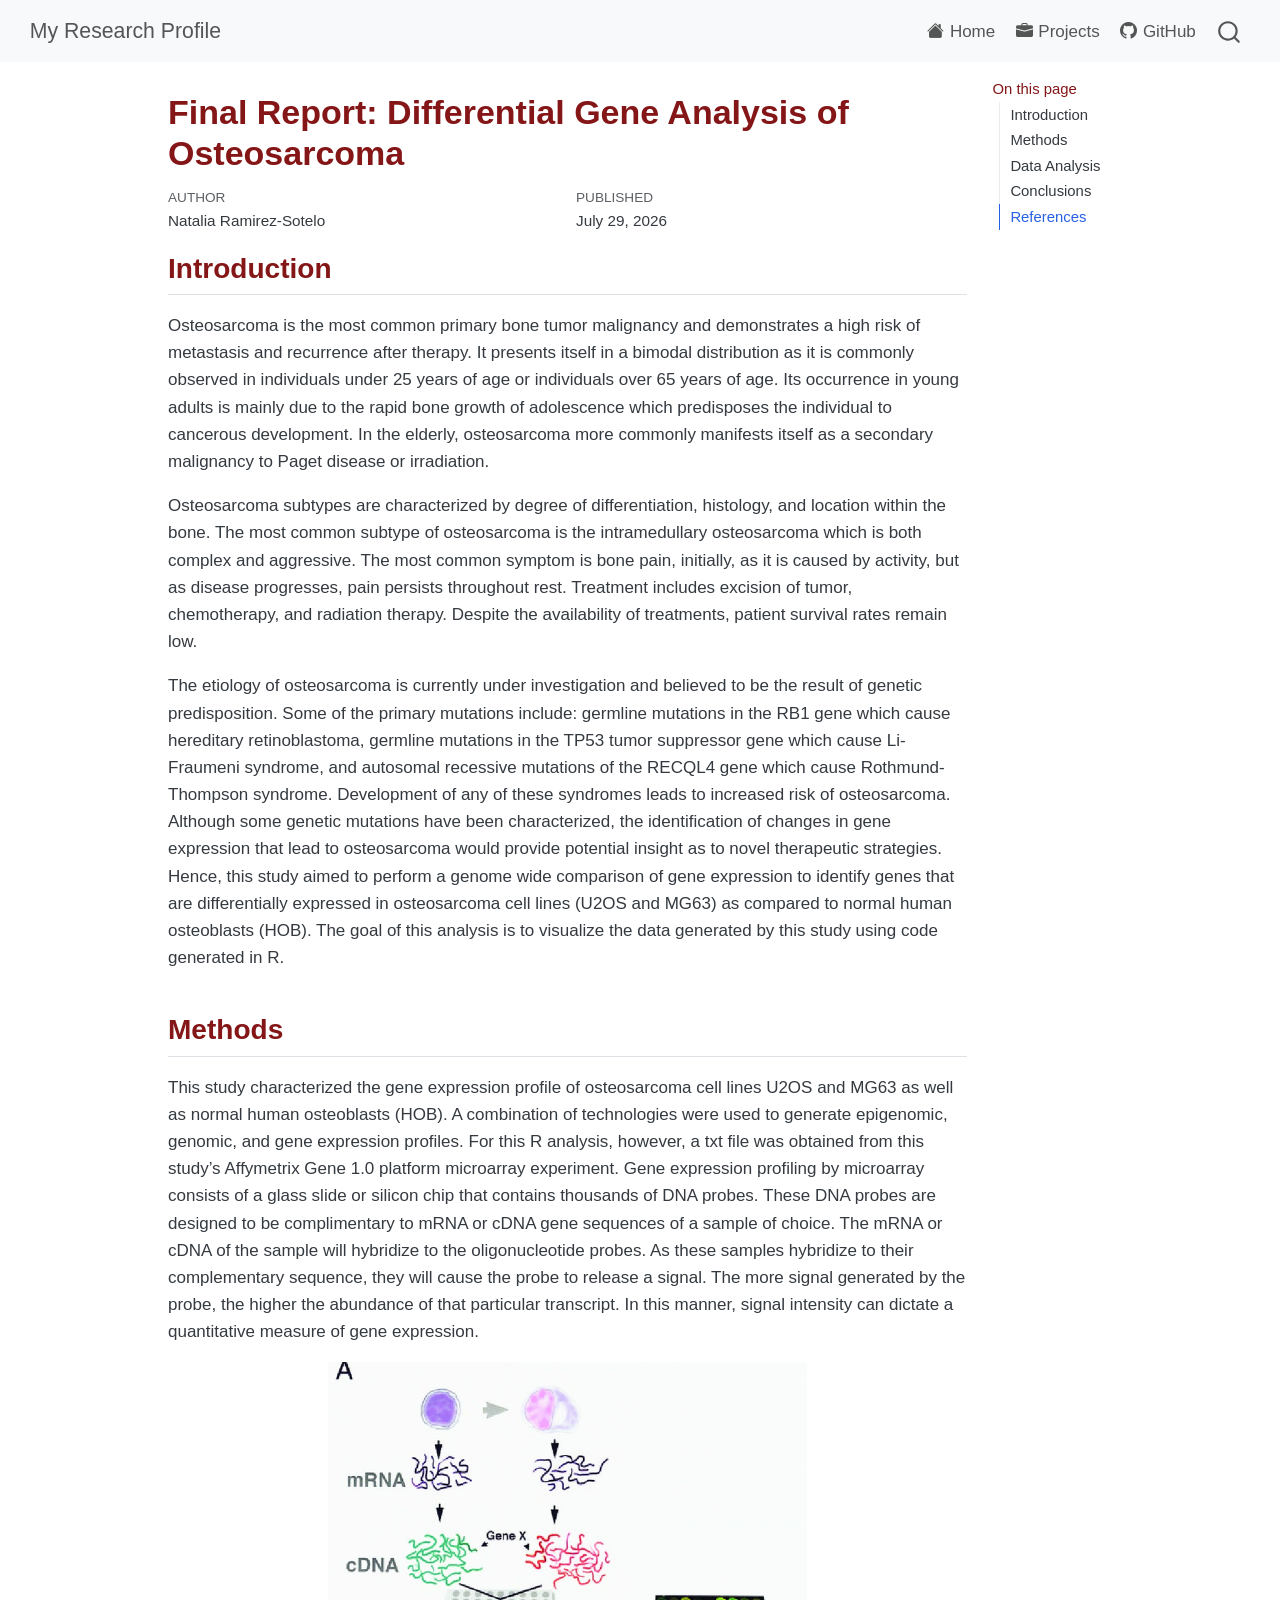
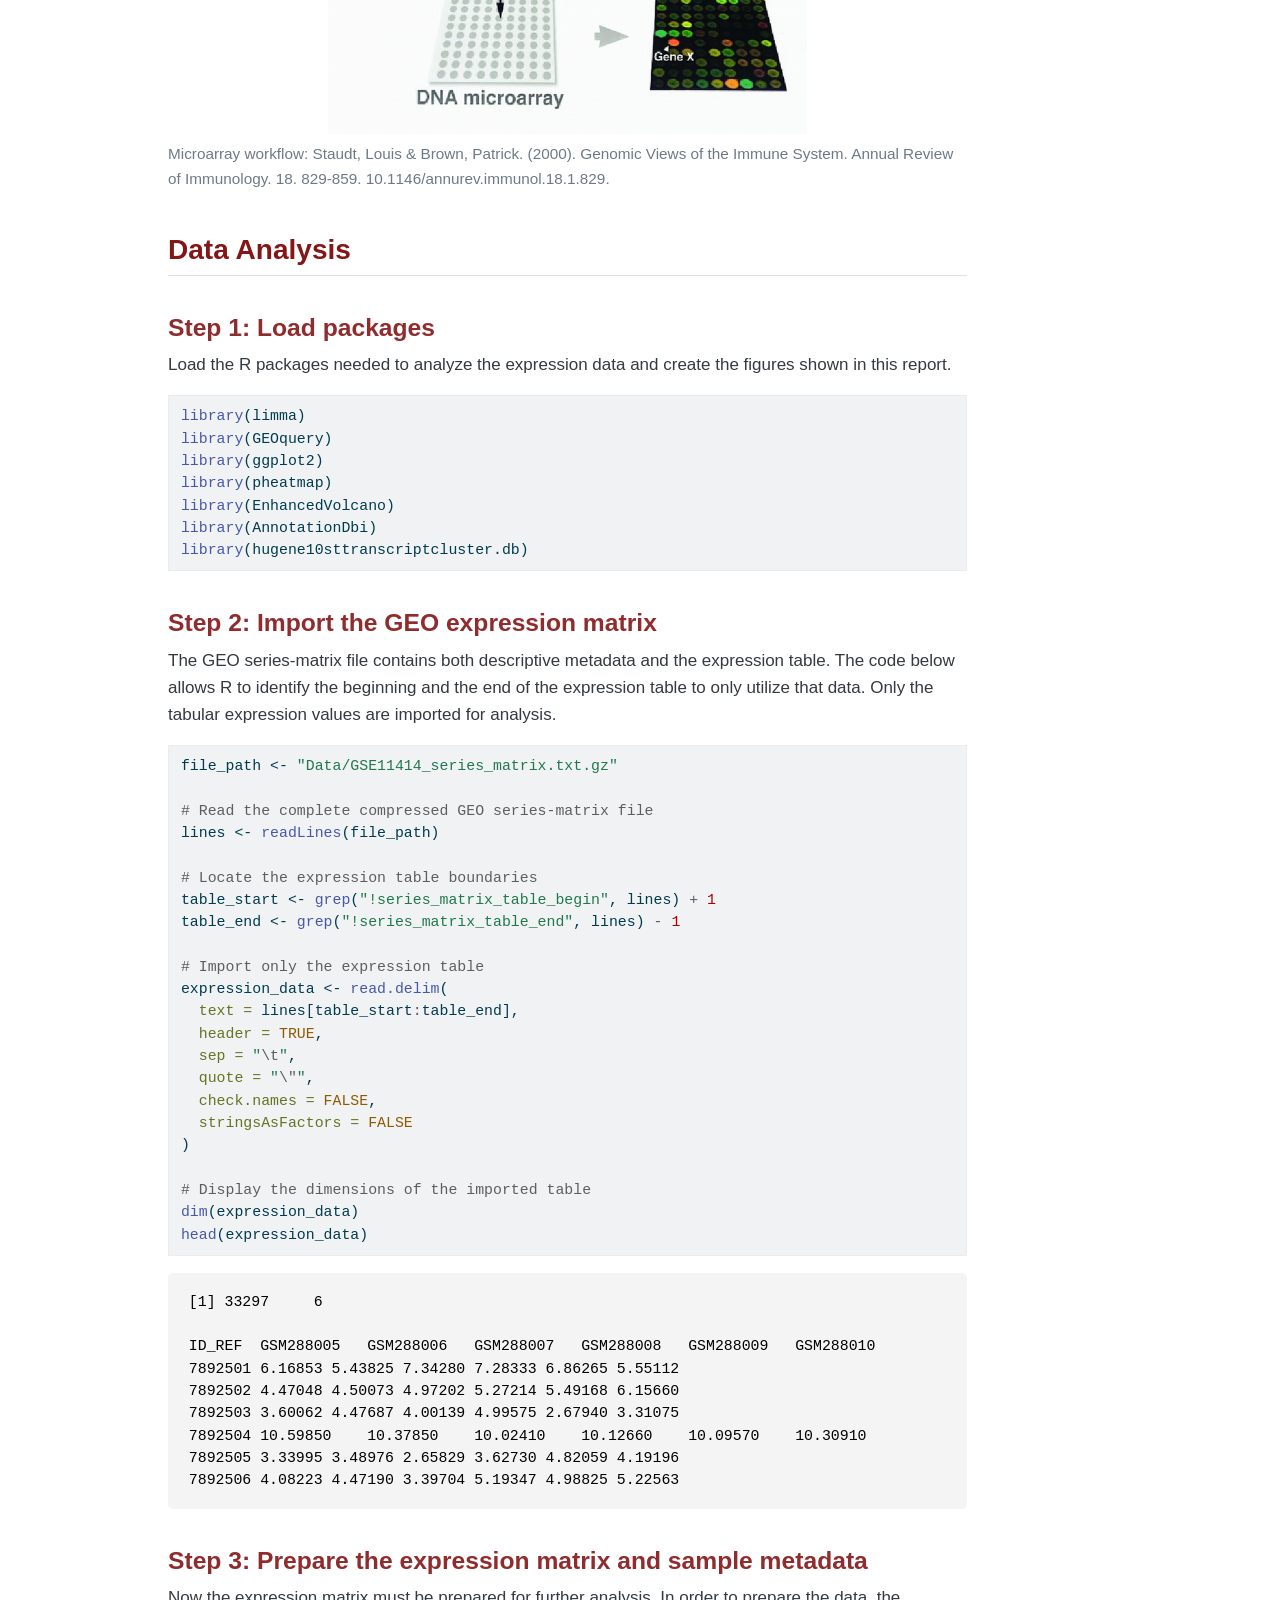
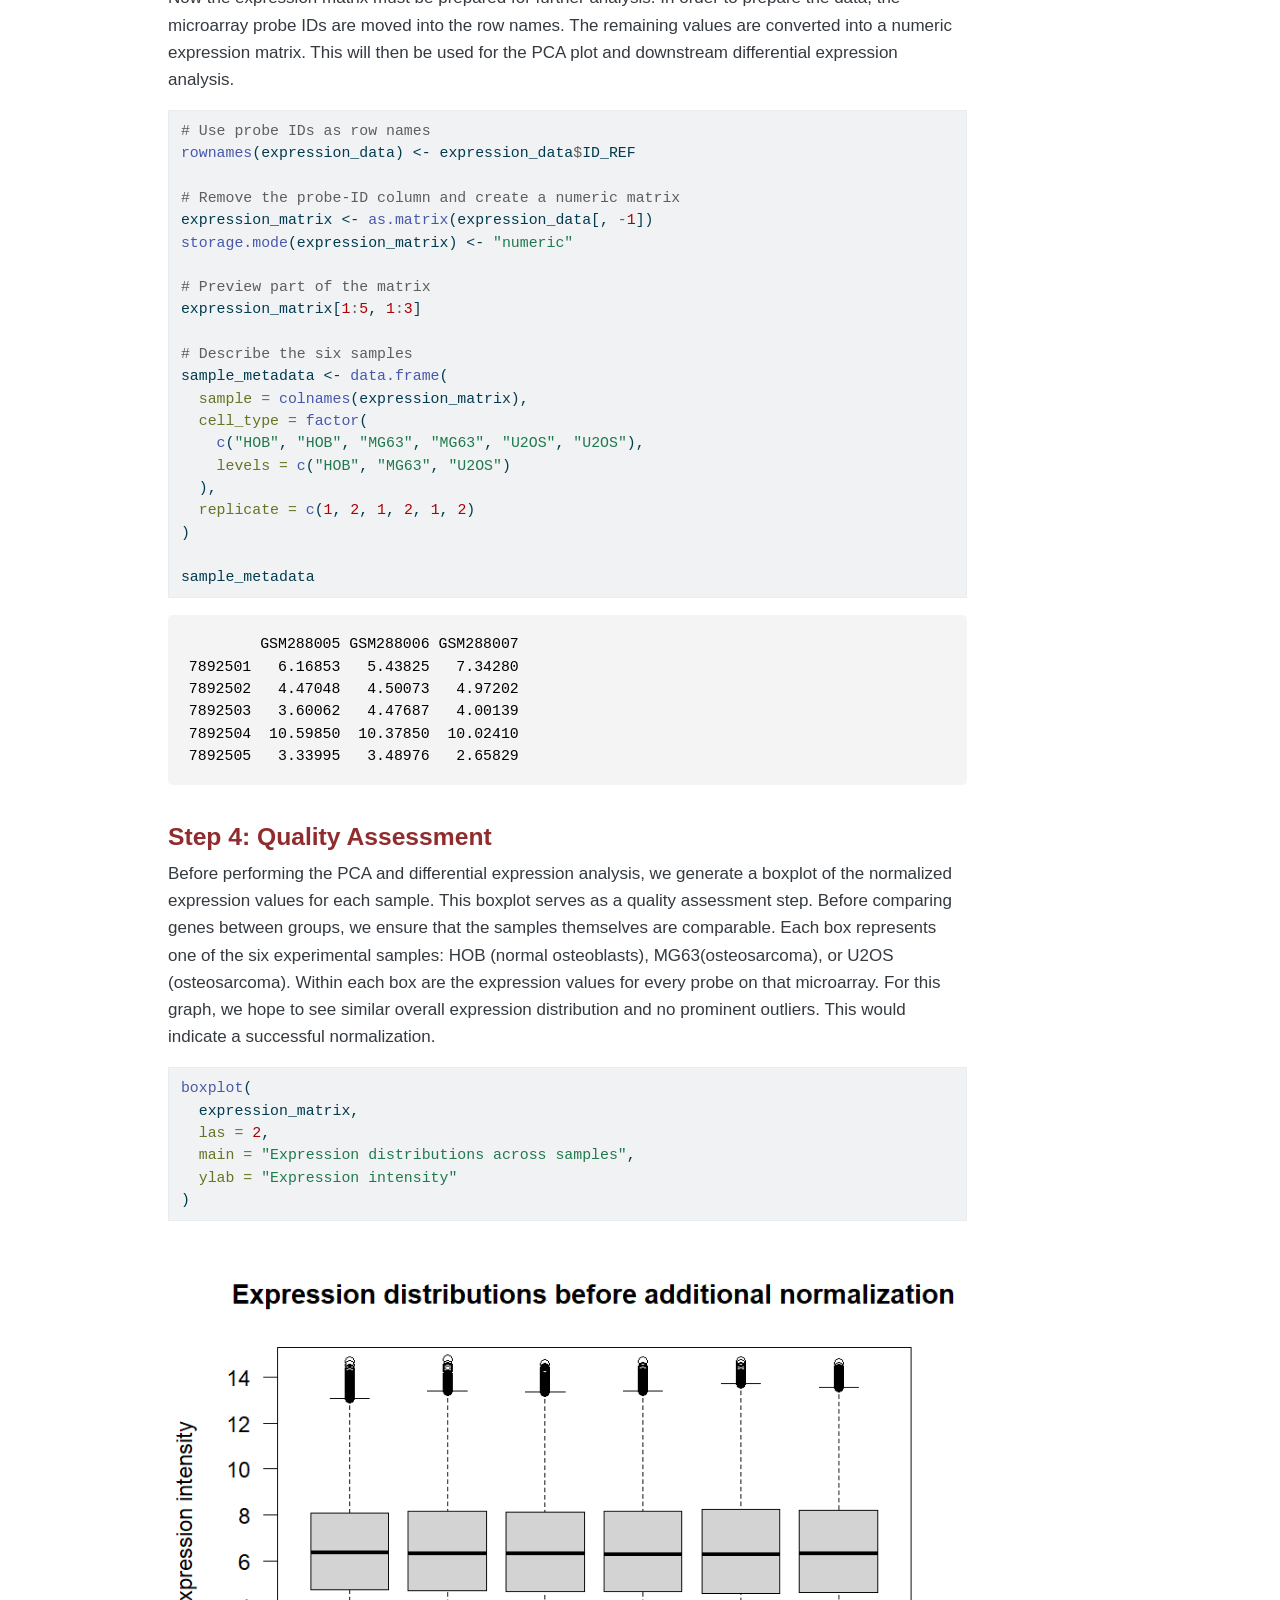
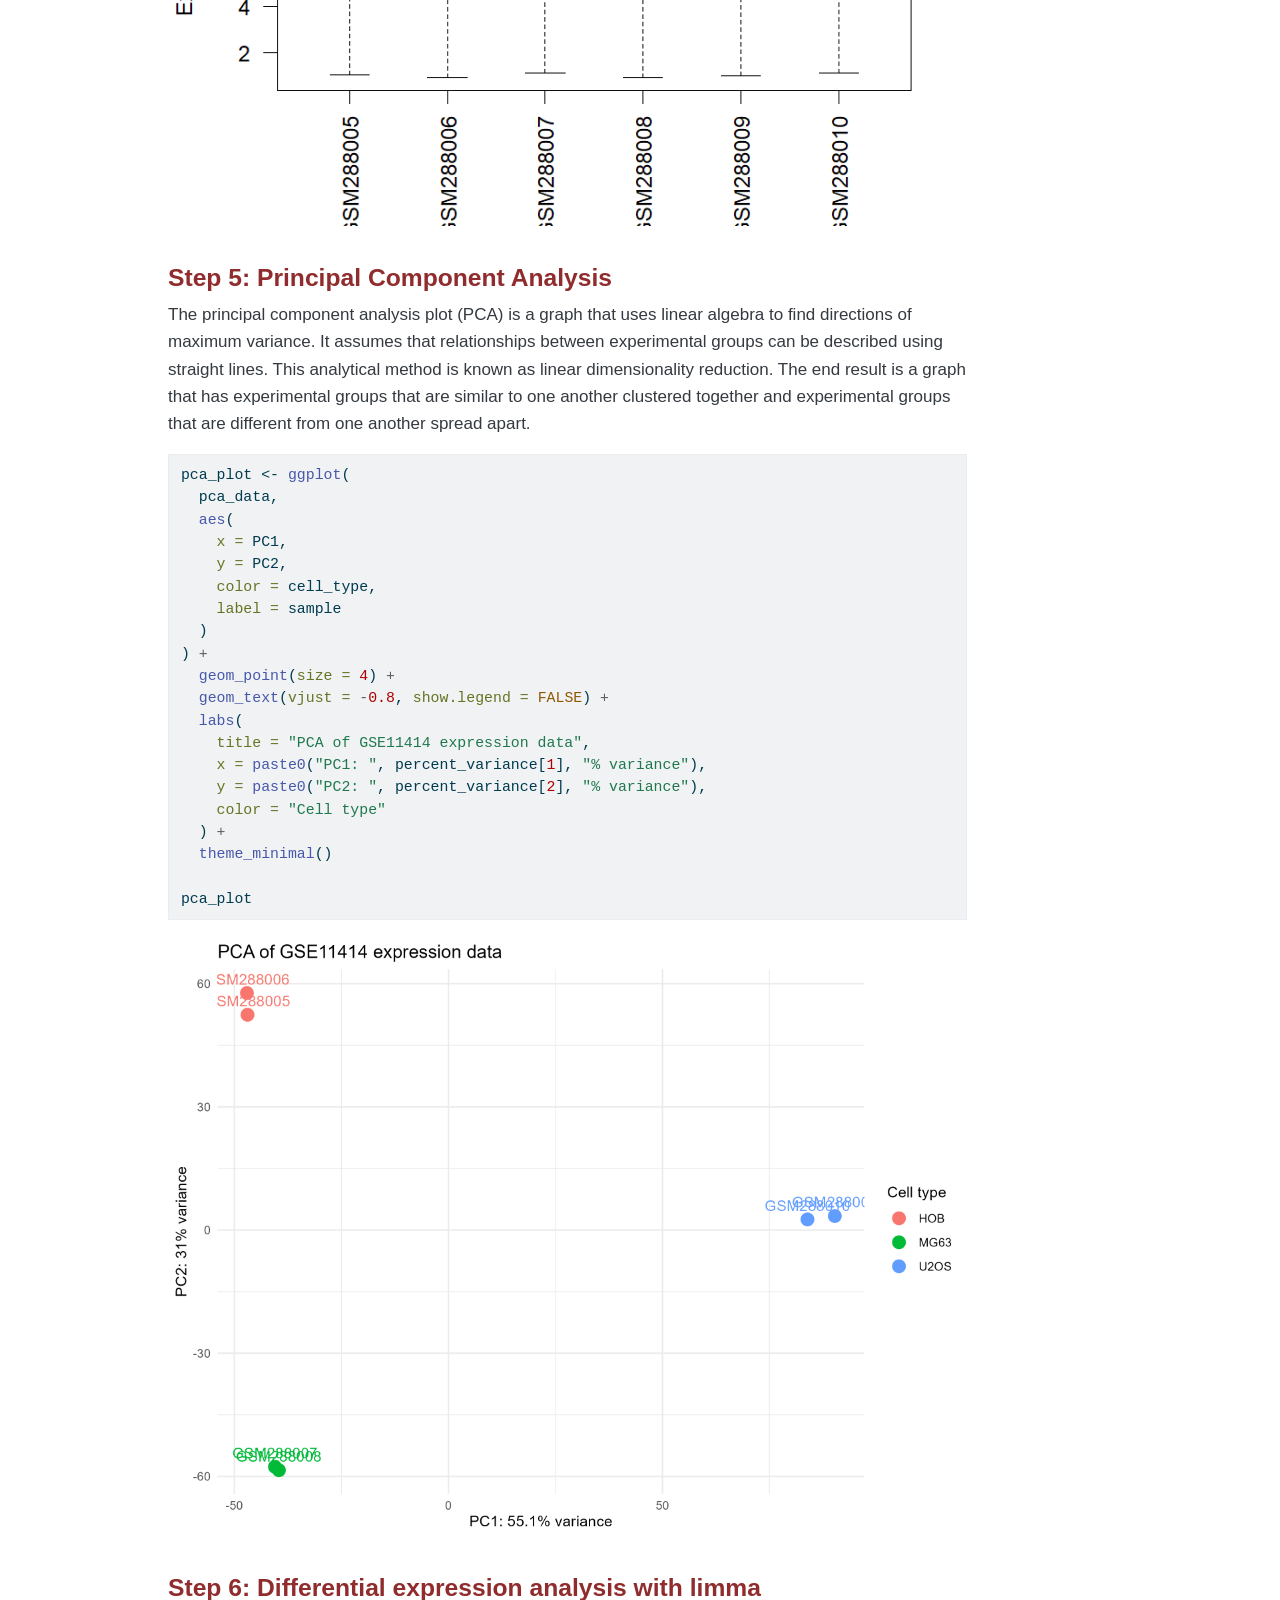
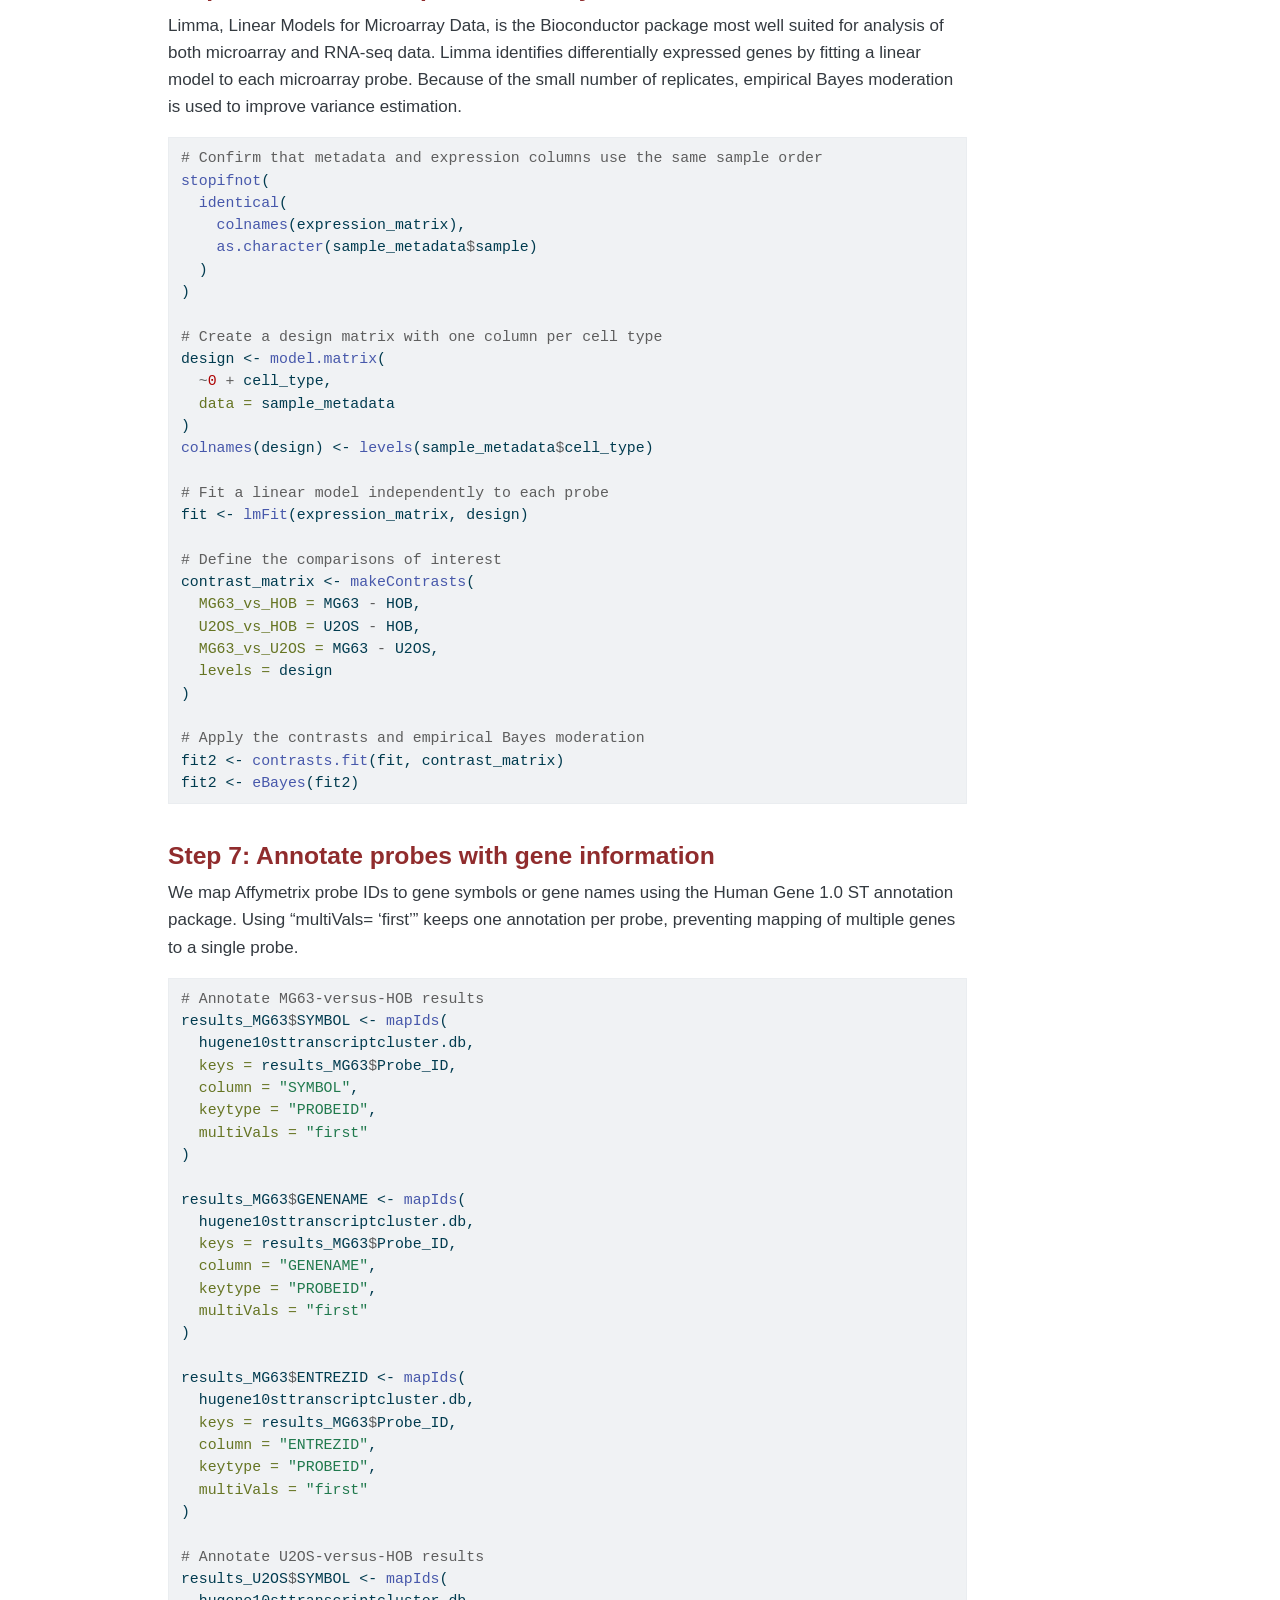
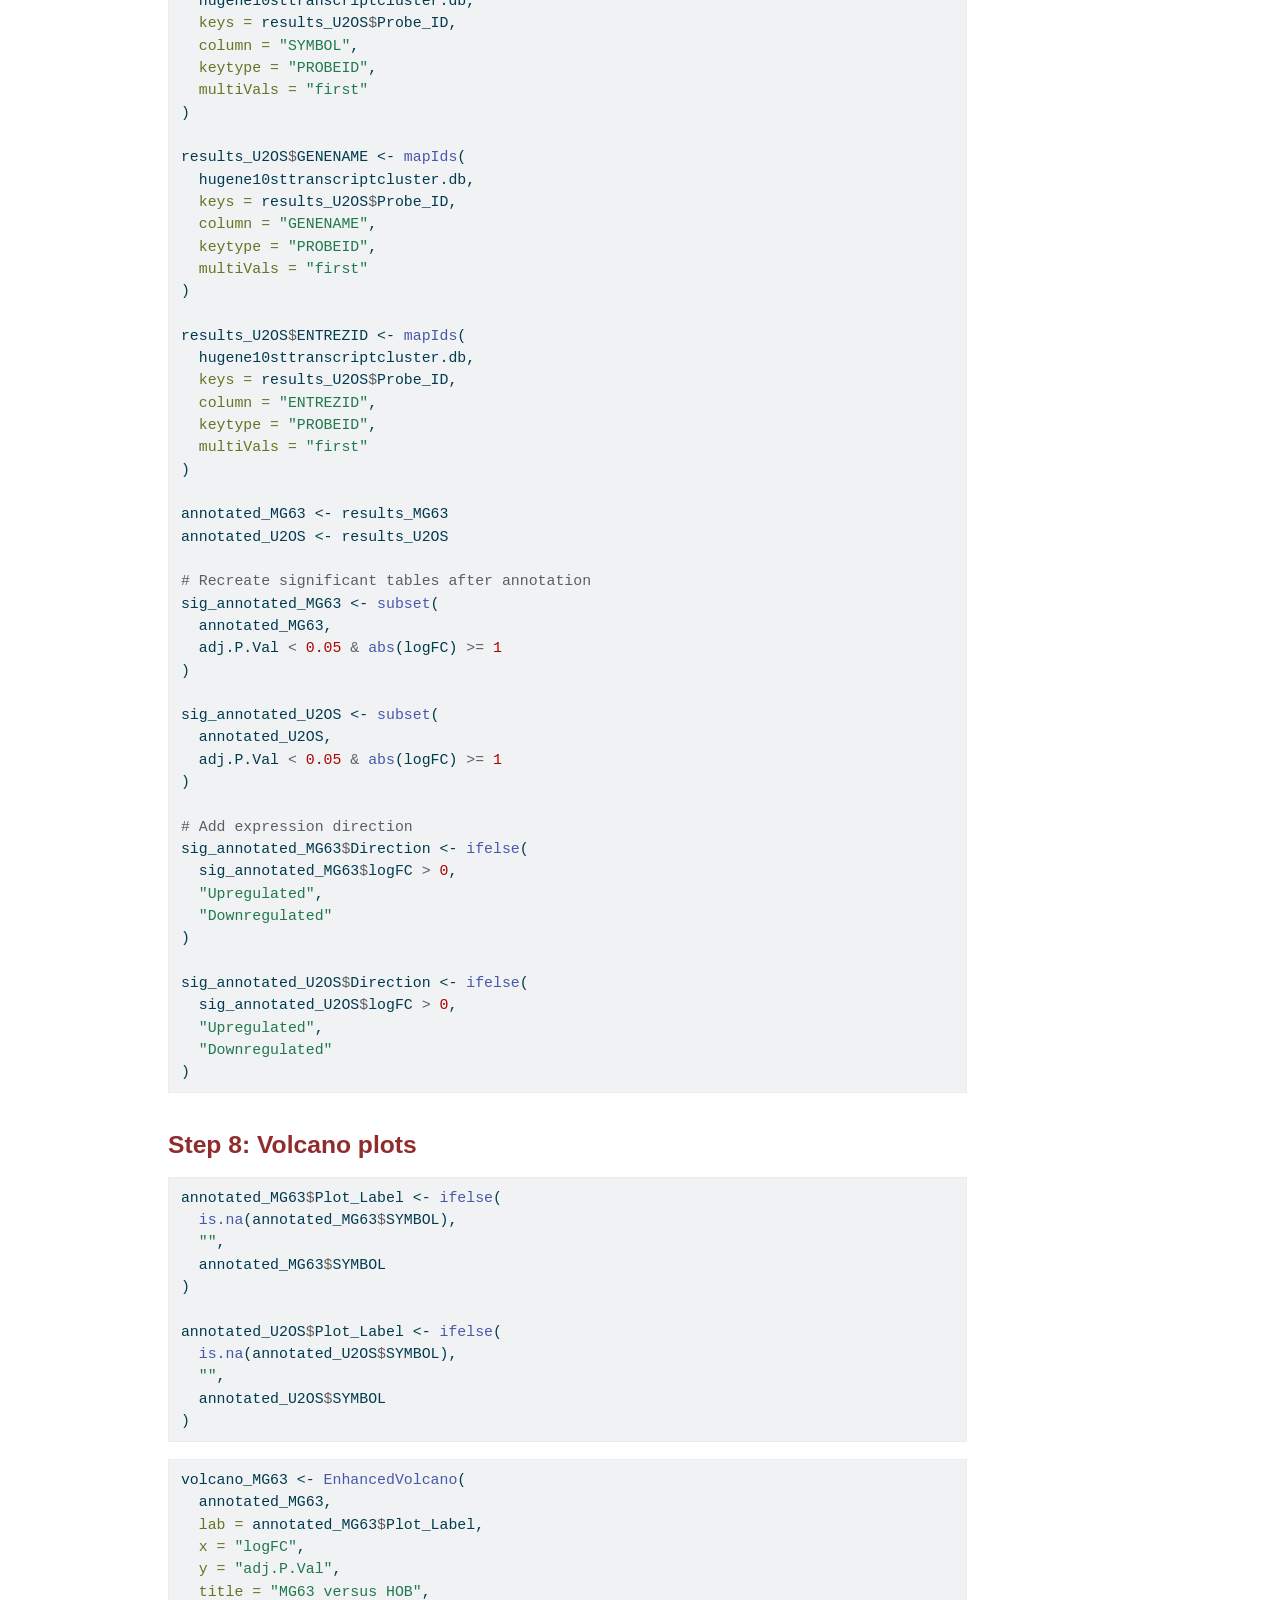
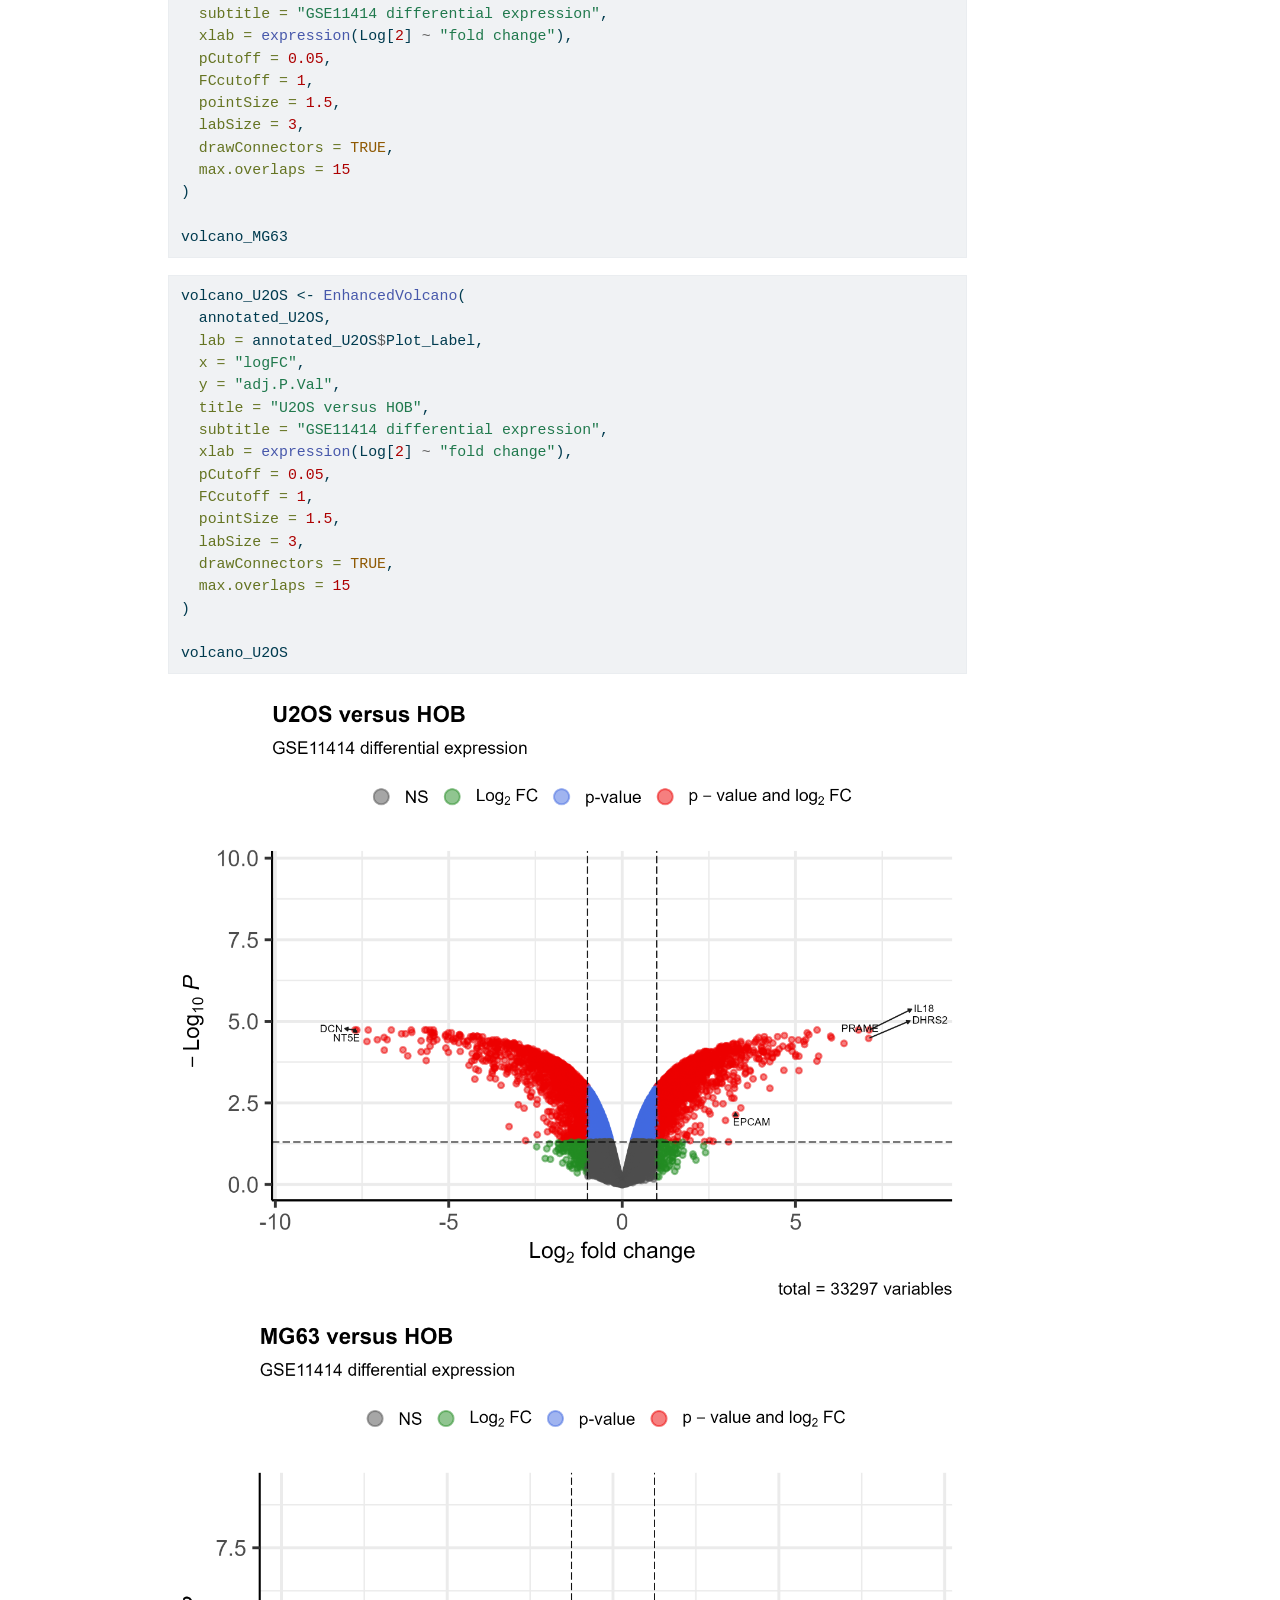
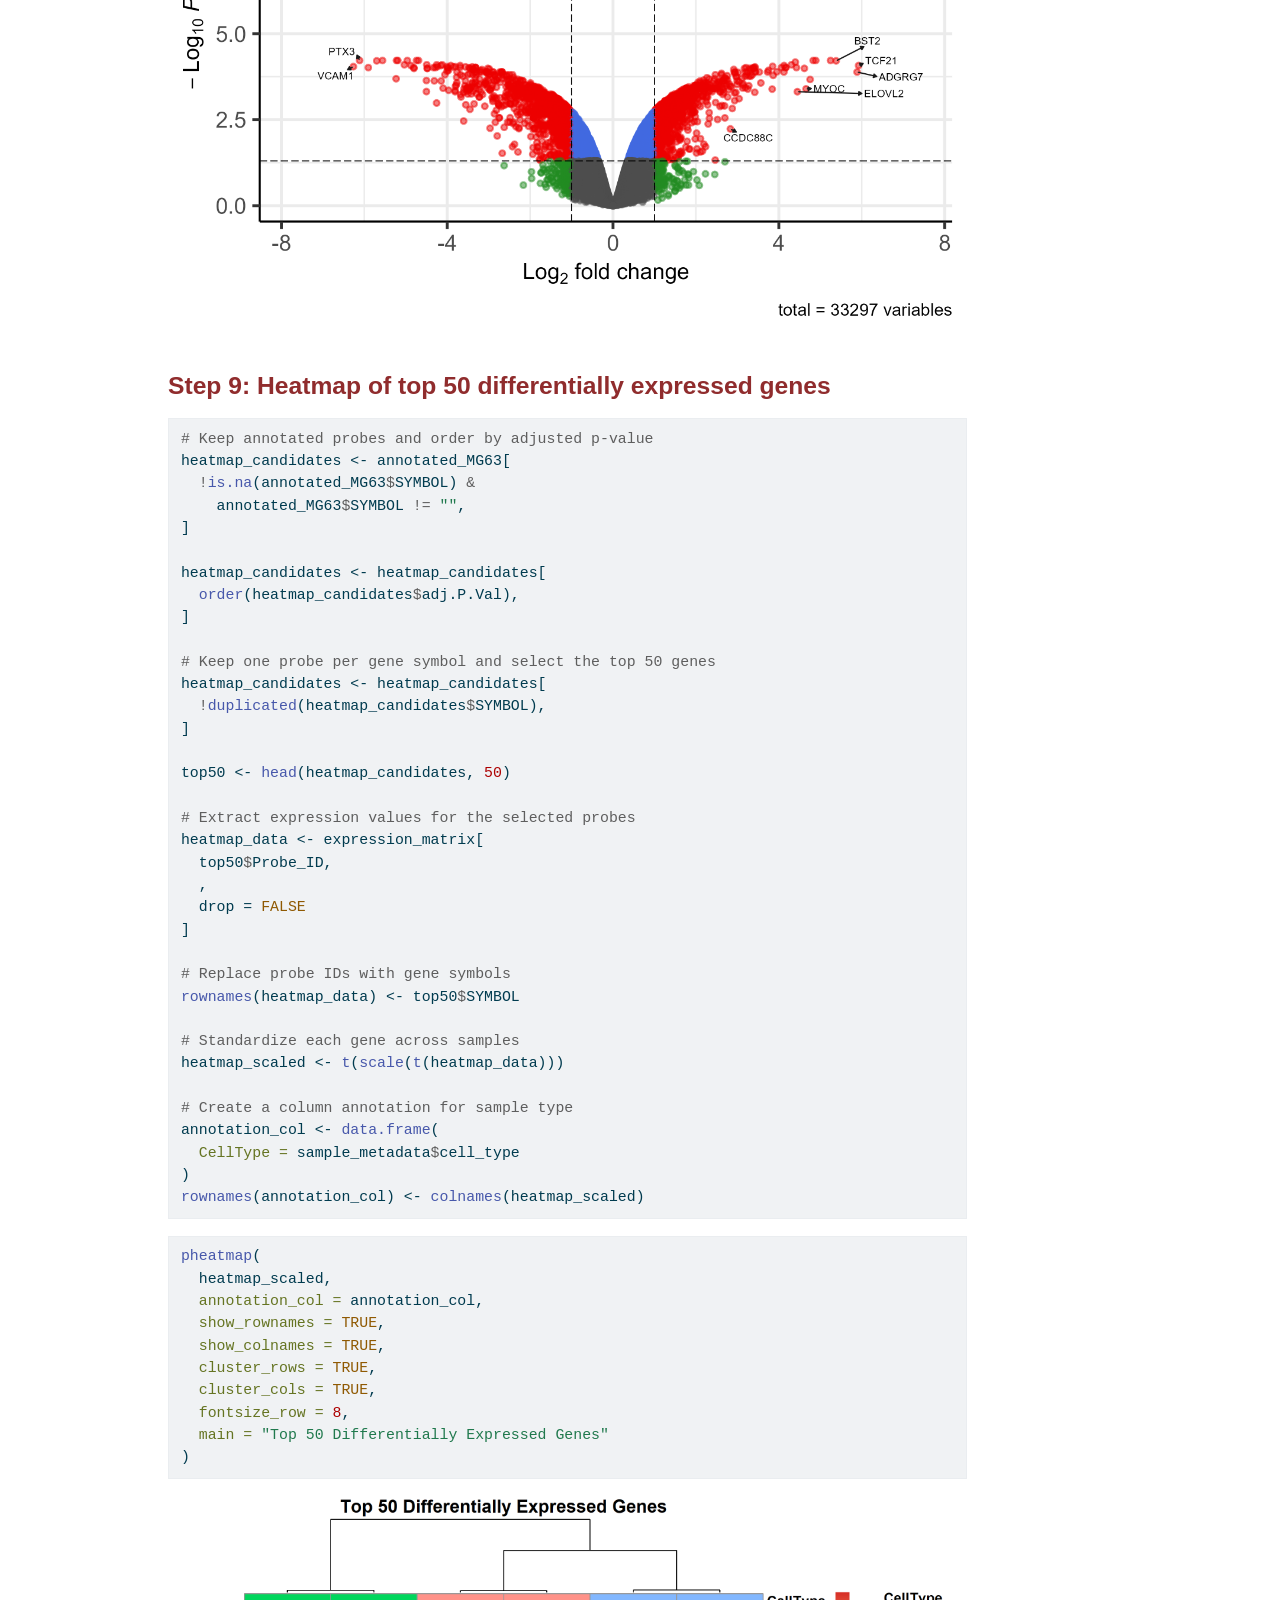
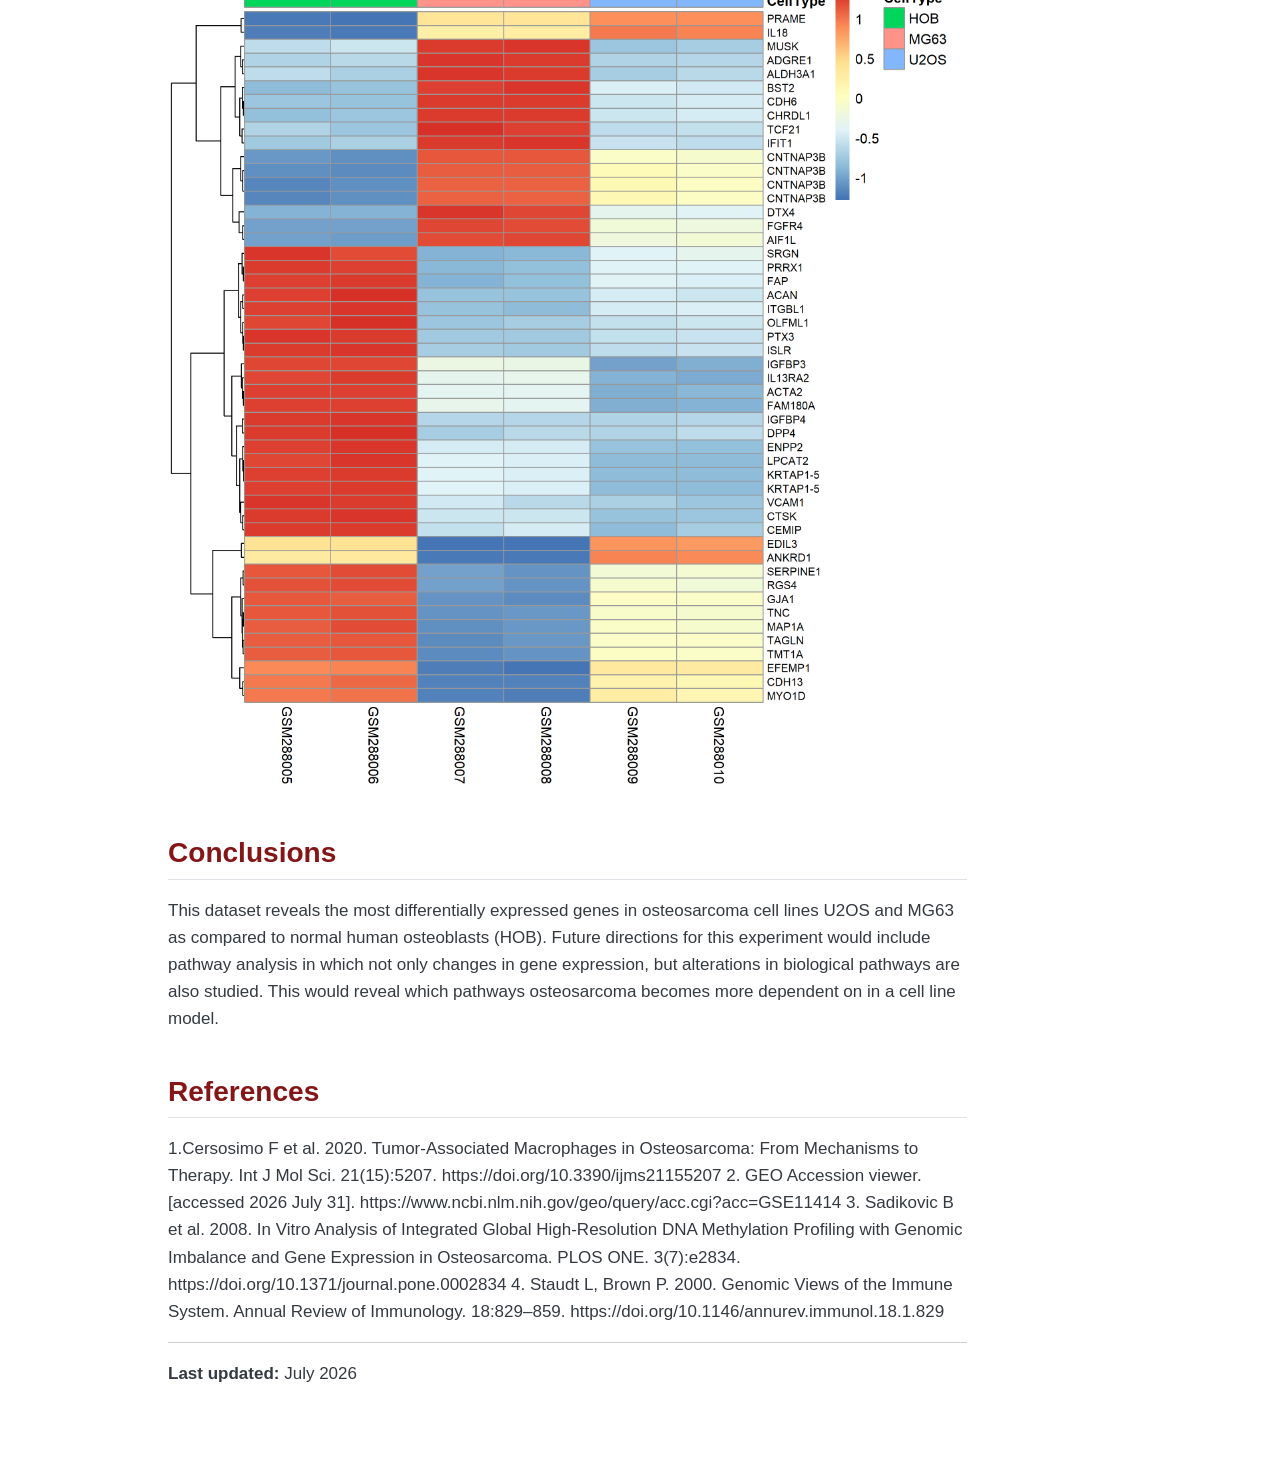
<file: docs/projects/final-report.html>
<!DOCTYPE html>
<html xmlns="http://www.w3.org/1999/xhtml" lang="en" xml:lang="en"><head>

<meta charset="utf-8">
<meta name="generator" content="quarto-1.9.37">

<meta name="viewport" content="width=device-width, initial-scale=1.0, user-scalable=yes">

<meta name="author" content="Natalia Ramirez-Sotelo">
<meta name="dcterms.date" content="2026-07-29">

<title>Final Report: Differential Gene Analysis of Osteosarcoma – My Research Profile</title>
<style>
/* Default styles provided by pandoc.
** See https://pandoc.org/MANUAL.html#variables-for-html for config info.
*/
code{white-space: pre-wrap;}
span.smallcaps{font-variant: small-caps;}
div.columns{display: flex; gap: min(4vw, 1.5em);}
div.column{flex: auto; overflow-x: auto;}
div.hanging-indent{margin-left: 1.5em; text-indent: -1.5em;}
ul.task-list{list-style: none;}
ul.task-list li input[type="checkbox"] {
  width: 0.8em;
  margin: 0 0.8em 0.2em -1em; /* quarto-specific, see https://github.com/quarto-dev/quarto-cli/issues/4556 */ 
  vertical-align: middle;
}
/* CSS for syntax highlighting */
html { -webkit-text-size-adjust: 100%; }
pre > code.sourceCode { white-space: pre; position: relative; }
pre > code.sourceCode > span { display: inline-block; line-height: 1.25; }
pre > code.sourceCode > span:empty { height: 1.2em; }
.sourceCode { overflow: visible; }
code.sourceCode > span { color: inherit; text-decoration: inherit; }
div.sourceCode { margin: 1em 0; }
pre.sourceCode { margin: 0; }
@media screen {
div.sourceCode { overflow: auto; }
}
@media print {
pre > code.sourceCode { white-space: pre-wrap; }
pre > code.sourceCode > span { text-indent: -5em; padding-left: 5em; }
}
pre.numberSource code
  { counter-reset: source-line 0; }
pre.numberSource code > span
  { position: relative; left: -4em; counter-increment: source-line; }
pre.numberSource code > span > a:first-child::before
  { content: counter(source-line);
    position: relative; left: -1em; text-align: right; vertical-align: baseline;
    border: none; display: inline-block;
    -webkit-touch-callout: none; -webkit-user-select: none;
    -khtml-user-select: none; -moz-user-select: none;
    -ms-user-select: none; user-select: none;
    padding: 0 4px; width: 4em;
  }
pre.numberSource { margin-left: 3em;  padding-left: 4px; }
div.sourceCode
  {   }
@media screen {
pre > code.sourceCode > span > a:first-child::before { text-decoration: underline; }
}
</style>


<script src="../site_libs/quarto-nav/quarto-nav.js"></script>
<script src="../site_libs/quarto-nav/headroom.min.js"></script>
<script src="../site_libs/clipboard/clipboard.min.js"></script>
<script src="../site_libs/quarto-search/autocomplete.umd.js"></script>
<script src="../site_libs/quarto-search/fuse.min.js"></script>
<script src="../site_libs/quarto-search/quarto-search.js"></script>
<meta name="quarto:offset" content="../">
<script src="../site_libs/quarto-html/quarto.js" type="module"></script>
<script src="../site_libs/quarto-html/tabsets/tabsets.js" type="module"></script>
<script src="../site_libs/quarto-html/popper.min.js"></script>
<script src="../site_libs/quarto-html/tippy.umd.min.js"></script>
<script src="../site_libs/quarto-html/anchor.min.js"></script>
<link href="../site_libs/quarto-html/tippy.css" rel="stylesheet">
<link href="../site_libs/quarto-html/quarto-syntax-highlighting-7f8f88aac4f3542376d5c11b86a4c14d.css" rel="stylesheet" id="quarto-text-highlighting-styles">
<script src="../site_libs/bootstrap/bootstrap.min.js"></script>
<link href="../site_libs/bootstrap/bootstrap-icons.css" rel="stylesheet">
<link href="../site_libs/bootstrap/bootstrap-1de071e047e49cd083ceb1b25ae4a66d.min.css" rel="stylesheet" append-hash="true" id="quarto-bootstrap" data-mode="light">
<script id="quarto-search-options" type="application/json">{
  "location": "navbar",
  "copy-button": false,
  "collapse-after": 3,
  "panel-placement": "end",
  "type": "overlay",
  "limit": 50,
  "keyboard-shortcut": [
    "f",
    "/",
    "s"
  ],
  "show-item-context": false,
  "language": {
    "search-no-results-text": "No results",
    "search-matching-documents-text": "matching documents",
    "search-copy-link-title": "Copy link to search",
    "search-hide-matches-text": "Hide additional matches",
    "search-more-match-text": "more match in this document",
    "search-more-matches-text": "more matches in this document",
    "search-clear-button-title": "Clear",
    "search-text-placeholder": "",
    "search-detached-cancel-button-title": "Cancel",
    "search-submit-button-title": "Submit",
    "search-label": "Search"
  }
}</script>


<link rel="stylesheet" href="../styles.css">
</head>

<body class="nav-fixed quarto-light">

<div id="quarto-search-results"></div>
  <header id="quarto-header" class="headroom fixed-top">
    <nav class="navbar navbar-expand-lg " data-bs-theme="dark">
      <div class="navbar-container container-fluid">
      <div class="navbar-brand-container mx-auto">
    <a class="navbar-brand" href="../index.html">
    <span class="navbar-title">My Research Profile</span>
    </a>
  </div>
            <div id="quarto-search" class="" title="Search"></div>
          <button class="navbar-toggler" type="button" data-bs-toggle="collapse" data-bs-target="#navbarCollapse" aria-controls="navbarCollapse" role="menu" aria-expanded="false" aria-label="Toggle navigation" onclick="if (window.quartoToggleHeadroom) { window.quartoToggleHeadroom(); }">
  <span class="navbar-toggler-icon"></span>
</button>
          <div class="collapse navbar-collapse" id="navbarCollapse">
            <ul class="navbar-nav navbar-nav-scroll ms-auto">
  <li class="nav-item">
    <a class="nav-link" href="../index.html"> <i class="bi bi-house-fill" role="img">
</i> 
<span class="menu-text">Home</span></a>
  </li>  
  <li class="nav-item">
    <a class="nav-link" href="../projects.html"> <i class="bi bi-briefcase-fill" role="img">
</i> 
<span class="menu-text">Projects</span></a>
  </li>  
  <li class="nav-item">
    <a class="nav-link" href="https://github.com/ramireznataliaok"> <i class="bi bi-github" role="img">
</i> 
<span class="menu-text">GitHub</span></a>
  </li>  
</ul>
          </div> <!-- /navcollapse -->
            <div class="quarto-navbar-tools">
</div>
      </div> <!-- /container-fluid -->
    </nav>
</header>
<!-- content -->
<div id="quarto-content" class="quarto-container page-columns page-rows-contents page-layout-article page-navbar">
<!-- sidebar -->
<!-- margin-sidebar -->
    <div id="quarto-margin-sidebar" class="sidebar margin-sidebar">
        <nav id="TOC" role="doc-toc" class="toc-active">
    <h2 id="toc-title">On this page</h2>
   
  <ul>
  <li><a href="#introduction" id="toc-introduction" class="nav-link active" data-scroll-target="#introduction">Introduction</a></li>
  <li><a href="#methods" id="toc-methods" class="nav-link" data-scroll-target="#methods">Methods</a></li>
  <li><a href="#data-analysis" id="toc-data-analysis" class="nav-link" data-scroll-target="#data-analysis">Data Analysis</a>
  <ul class="collapse">
  <li><a href="#step-1-load-packages" id="toc-step-1-load-packages" class="nav-link" data-scroll-target="#step-1-load-packages">Step 1: Load packages</a></li>
  <li><a href="#step-2-import-the-geo-expression-matrix" id="toc-step-2-import-the-geo-expression-matrix" class="nav-link" data-scroll-target="#step-2-import-the-geo-expression-matrix">Step 2: Import the GEO expression matrix</a></li>
  <li><a href="#step-3-prepare-the-expression-matrix-and-sample-metadata" id="toc-step-3-prepare-the-expression-matrix-and-sample-metadata" class="nav-link" data-scroll-target="#step-3-prepare-the-expression-matrix-and-sample-metadata">Step 3: Prepare the expression matrix and sample metadata</a></li>
  <li><a href="#step-4-quality-assessment" id="toc-step-4-quality-assessment" class="nav-link" data-scroll-target="#step-4-quality-assessment">Step 4: Quality Assessment</a></li>
  <li><a href="#step-5-principal-component-analysis" id="toc-step-5-principal-component-analysis" class="nav-link" data-scroll-target="#step-5-principal-component-analysis">Step 5: Principal Component Analysis</a></li>
  <li><a href="#step-6-differential-expression-analysis-with-limma" id="toc-step-6-differential-expression-analysis-with-limma" class="nav-link" data-scroll-target="#step-6-differential-expression-analysis-with-limma">Step 6: Differential expression analysis with limma</a></li>
  <li><a href="#step-7-annotate-probes-with-gene-information" id="toc-step-7-annotate-probes-with-gene-information" class="nav-link" data-scroll-target="#step-7-annotate-probes-with-gene-information">Step 7: Annotate probes with gene information</a></li>
  <li><a href="#step-8-volcano-plots" id="toc-step-8-volcano-plots" class="nav-link" data-scroll-target="#step-8-volcano-plots">Step 8: Volcano plots</a></li>
  <li><a href="#step-9-heatmap-of-top-50-differentially-expressed-genes" id="toc-step-9-heatmap-of-top-50-differentially-expressed-genes" class="nav-link" data-scroll-target="#step-9-heatmap-of-top-50-differentially-expressed-genes">Step 9: Heatmap of top 50 differentially expressed genes</a></li>
  </ul></li>
  <li><a href="#conclusions" id="toc-conclusions" class="nav-link" data-scroll-target="#conclusions">Conclusions</a></li>
  <li><a href="#references" id="toc-references" class="nav-link" data-scroll-target="#references">References</a></li>
  </ul>
</nav>
    </div>
<!-- main -->
<main class="content" id="quarto-document-content">

<header id="title-block-header" class="quarto-title-block default">
<div class="quarto-title">
<h1 class="title">Final Report: Differential Gene Analysis of Osteosarcoma</h1>
</div>



<div class="quarto-title-meta">

    <div>
    <div class="quarto-title-meta-heading">Author</div>
    <div class="quarto-title-meta-contents">
             <p>Natalia Ramirez-Sotelo </p>
          </div>
  </div>
    
    <div>
    <div class="quarto-title-meta-heading">Published</div>
    <div class="quarto-title-meta-contents">
      <p class="date">July 29, 2026</p>
    </div>
  </div>
  
    
  </div>
  


</header>


<section id="introduction" class="level2">
<h2 class="anchored" data-anchor-id="introduction">Introduction</h2>
<p>Osteosarcoma is the most common primary bone tumor malignancy and demonstrates a high risk of metastasis and recurrence after therapy. It presents itself in a bimodal distribution as it is commonly observed in individuals under 25 years of age or individuals over 65 years of age. Its occurrence in young adults is mainly due to the rapid bone growth of adolescence which predisposes the individual to cancerous development. In the elderly, osteosarcoma more commonly manifests itself as a secondary malignancy to Paget disease or irradiation.</p>
<p>Osteosarcoma subtypes are characterized by degree of differentiation, histology, and location within the bone. The most common subtype of osteosarcoma is the intramedullary osteosarcoma which is both complex and aggressive. The most common symptom is bone pain, initially, as it is caused by activity, but as disease progresses, pain persists throughout rest. Treatment includes excision of tumor, chemotherapy, and radiation therapy. Despite the availability of treatments, patient survival rates remain low.</p>
<p>The etiology of osteosarcoma is currently under investigation and believed to be the result of genetic predisposition. Some of the primary mutations include: germline mutations in the RB1 gene which cause hereditary retinoblastoma, germline mutations in the TP53 tumor suppressor gene which cause Li-Fraumeni syndrome, and autosomal recessive mutations of the RECQL4 gene which cause Rothmund-Thompson syndrome. Development of any of these syndromes leads to increased risk of osteosarcoma. Although some genetic mutations have been characterized, the identification of changes in gene expression that lead to osteosarcoma would provide potential insight as to novel therapeutic strategies. Hence, this study aimed to perform a genome wide comparison of gene expression to identify genes that are differentially expressed in osteosarcoma cell lines (U2OS and MG63) as compared to normal human osteoblasts (HOB). The goal of this analysis is to visualize the data generated by this study using code generated in R.</p>
</section>
<section id="methods" class="level2">
<h2 class="anchored" data-anchor-id="methods">Methods</h2>
<p>This study characterized the gene expression profile of osteosarcoma cell lines U2OS and MG63 as well as normal human osteoblasts (HOB). A combination of technologies were used to generate epigenomic, genomic, and gene expression profiles. For this R analysis, however, a txt file was obtained from this study’s Affymetrix Gene 1.0 platform microarray experiment. Gene expression profiling by microarray consists of a glass slide or silicon chip that contains thousands of DNA probes. These DNA probes are designed to be complimentary to mRNA or cDNA gene sequences of a sample of choice. The mRNA or cDNA of the sample will hybridize to the oligonucleotide probes. As these samples hybridize to their complementary sequence, they will cause the probe to release a signal. The more signal generated by the probe, the higher the abundance of that particular transcript. In this manner, signal intensity can dictate a quantitative measure of gene expression.</p>
<div class="quarto-figure quarto-figure-center">
<figure class="figure">
<p><img src="../Screenshot 2026-07-30 002128.png" class="img-fluid figure-img" style="width:60.0%"></p>
<figcaption>Microarray workflow: Staudt, Louis &amp; Brown, Patrick. (2000). Genomic Views of the Immune System. Annual Review of Immunology. 18. 829-859. 10.1146/annurev.immunol.18.1.829.</figcaption>
</figure>
</div>
</section>
<section id="data-analysis" class="level2">
<h2 class="anchored" data-anchor-id="data-analysis">Data Analysis</h2>
<section id="step-1-load-packages" class="level3">
<h3 class="anchored" data-anchor-id="step-1-load-packages">Step 1: Load packages</h3>
<p>Load the R packages needed to analyze the expression data and create the figures shown in this report.</p>
<div class="cell">
<div class="code-copy-outer-scaffold"><div class="sourceCode cell-code" id="cb1"><pre class="sourceCode r code-with-copy"><code class="sourceCode r"><span id="cb1-1"><a href="#cb1-1" aria-hidden="true" tabindex="-1"></a><span class="fu">library</span>(limma)</span>
<span id="cb1-2"><a href="#cb1-2" aria-hidden="true" tabindex="-1"></a><span class="fu">library</span>(GEOquery)</span>
<span id="cb1-3"><a href="#cb1-3" aria-hidden="true" tabindex="-1"></a><span class="fu">library</span>(ggplot2)</span>
<span id="cb1-4"><a href="#cb1-4" aria-hidden="true" tabindex="-1"></a><span class="fu">library</span>(pheatmap)</span>
<span id="cb1-5"><a href="#cb1-5" aria-hidden="true" tabindex="-1"></a><span class="fu">library</span>(EnhancedVolcano)</span>
<span id="cb1-6"><a href="#cb1-6" aria-hidden="true" tabindex="-1"></a><span class="fu">library</span>(AnnotationDbi)</span>
<span id="cb1-7"><a href="#cb1-7" aria-hidden="true" tabindex="-1"></a><span class="fu">library</span>(hugene10sttranscriptcluster.db)</span></code></pre></div><button title="Copy to Clipboard" class="code-copy-button"><i class="bi"></i></button></div>
</div>
</section>
<section id="step-2-import-the-geo-expression-matrix" class="level3">
<h3 class="anchored" data-anchor-id="step-2-import-the-geo-expression-matrix">Step 2: Import the GEO expression matrix</h3>
<p>The GEO series-matrix file contains both descriptive metadata and the expression table. The code below allows R to identify the beginning and the end of the expression table to only utilize that data. Only the tabular expression values are imported for analysis.</p>
<div class="cell">
<div class="code-copy-outer-scaffold"><div class="sourceCode cell-code" id="cb2"><pre class="sourceCode r code-with-copy"><code class="sourceCode r"><span id="cb2-1"><a href="#cb2-1" aria-hidden="true" tabindex="-1"></a>file_path <span class="ot">&lt;-</span> <span class="st">"Data/GSE11414_series_matrix.txt.gz"</span></span>
<span id="cb2-2"><a href="#cb2-2" aria-hidden="true" tabindex="-1"></a></span>
<span id="cb2-3"><a href="#cb2-3" aria-hidden="true" tabindex="-1"></a><span class="co"># Read the complete compressed GEO series-matrix file</span></span>
<span id="cb2-4"><a href="#cb2-4" aria-hidden="true" tabindex="-1"></a>lines <span class="ot">&lt;-</span> <span class="fu">readLines</span>(file_path)</span>
<span id="cb2-5"><a href="#cb2-5" aria-hidden="true" tabindex="-1"></a></span>
<span id="cb2-6"><a href="#cb2-6" aria-hidden="true" tabindex="-1"></a><span class="co"># Locate the expression table boundaries</span></span>
<span id="cb2-7"><a href="#cb2-7" aria-hidden="true" tabindex="-1"></a>table_start <span class="ot">&lt;-</span> <span class="fu">grep</span>(<span class="st">"!series_matrix_table_begin"</span>, lines) <span class="sc">+</span> <span class="dv">1</span></span>
<span id="cb2-8"><a href="#cb2-8" aria-hidden="true" tabindex="-1"></a>table_end <span class="ot">&lt;-</span> <span class="fu">grep</span>(<span class="st">"!series_matrix_table_end"</span>, lines) <span class="sc">-</span> <span class="dv">1</span></span>
<span id="cb2-9"><a href="#cb2-9" aria-hidden="true" tabindex="-1"></a></span>
<span id="cb2-10"><a href="#cb2-10" aria-hidden="true" tabindex="-1"></a><span class="co"># Import only the expression table</span></span>
<span id="cb2-11"><a href="#cb2-11" aria-hidden="true" tabindex="-1"></a>expression_data <span class="ot">&lt;-</span> <span class="fu">read.delim</span>(</span>
<span id="cb2-12"><a href="#cb2-12" aria-hidden="true" tabindex="-1"></a>  <span class="at">text =</span> lines[table_start<span class="sc">:</span>table_end],</span>
<span id="cb2-13"><a href="#cb2-13" aria-hidden="true" tabindex="-1"></a>  <span class="at">header =</span> <span class="cn">TRUE</span>,</span>
<span id="cb2-14"><a href="#cb2-14" aria-hidden="true" tabindex="-1"></a>  <span class="at">sep =</span> <span class="st">"</span><span class="sc">\t</span><span class="st">"</span>,</span>
<span id="cb2-15"><a href="#cb2-15" aria-hidden="true" tabindex="-1"></a>  <span class="at">quote =</span> <span class="st">"</span><span class="sc">\"</span><span class="st">"</span>,</span>
<span id="cb2-16"><a href="#cb2-16" aria-hidden="true" tabindex="-1"></a>  <span class="at">check.names =</span> <span class="cn">FALSE</span>,</span>
<span id="cb2-17"><a href="#cb2-17" aria-hidden="true" tabindex="-1"></a>  <span class="at">stringsAsFactors =</span> <span class="cn">FALSE</span></span>
<span id="cb2-18"><a href="#cb2-18" aria-hidden="true" tabindex="-1"></a>)</span>
<span id="cb2-19"><a href="#cb2-19" aria-hidden="true" tabindex="-1"></a></span>
<span id="cb2-20"><a href="#cb2-20" aria-hidden="true" tabindex="-1"></a><span class="co"># Display the dimensions of the imported table</span></span>
<span id="cb2-21"><a href="#cb2-21" aria-hidden="true" tabindex="-1"></a><span class="fu">dim</span>(expression_data)</span>
<span id="cb2-22"><a href="#cb2-22" aria-hidden="true" tabindex="-1"></a><span class="fu">head</span>(expression_data)</span></code></pre></div><button title="Copy to Clipboard" class="code-copy-button"><i class="bi"></i></button></div>
</div>
<pre class="text"><code>[1] 33297     6

ID_REF  GSM288005   GSM288006   GSM288007   GSM288008   GSM288009   GSM288010
7892501 6.16853 5.43825 7.34280 7.28333 6.86265 5.55112
7892502 4.47048 4.50073 4.97202 5.27214 5.49168 6.15660
7892503 3.60062 4.47687 4.00139 4.99575 2.67940 3.31075
7892504 10.59850    10.37850    10.02410    10.12660    10.09570    10.30910
7892505 3.33995 3.48976 2.65829 3.62730 4.82059 4.19196
7892506 4.08223 4.47190 3.39704 5.19347 4.98825 5.22563</code></pre>
</section>
<section id="step-3-prepare-the-expression-matrix-and-sample-metadata" class="level3">
<h3 class="anchored" data-anchor-id="step-3-prepare-the-expression-matrix-and-sample-metadata">Step 3: Prepare the expression matrix and sample metadata</h3>
<p>Now the expression matrix must be prepared for further analysis. In order to prepare the data, the microarray probe IDs are moved into the row names. The remaining values are converted into a numeric expression matrix. This will then be used for the PCA plot and downstream differential expression analysis.</p>
<div class="cell">
<div class="code-copy-outer-scaffold"><div class="sourceCode cell-code" id="cb4"><pre class="sourceCode r code-with-copy"><code class="sourceCode r"><span id="cb4-1"><a href="#cb4-1" aria-hidden="true" tabindex="-1"></a><span class="co"># Use probe IDs as row names</span></span>
<span id="cb4-2"><a href="#cb4-2" aria-hidden="true" tabindex="-1"></a><span class="fu">rownames</span>(expression_data) <span class="ot">&lt;-</span> expression_data<span class="sc">$</span>ID_REF</span>
<span id="cb4-3"><a href="#cb4-3" aria-hidden="true" tabindex="-1"></a></span>
<span id="cb4-4"><a href="#cb4-4" aria-hidden="true" tabindex="-1"></a><span class="co"># Remove the probe-ID column and create a numeric matrix</span></span>
<span id="cb4-5"><a href="#cb4-5" aria-hidden="true" tabindex="-1"></a>expression_matrix <span class="ot">&lt;-</span> <span class="fu">as.matrix</span>(expression_data[, <span class="sc">-</span><span class="dv">1</span>])</span>
<span id="cb4-6"><a href="#cb4-6" aria-hidden="true" tabindex="-1"></a><span class="fu">storage.mode</span>(expression_matrix) <span class="ot">&lt;-</span> <span class="st">"numeric"</span></span>
<span id="cb4-7"><a href="#cb4-7" aria-hidden="true" tabindex="-1"></a></span>
<span id="cb4-8"><a href="#cb4-8" aria-hidden="true" tabindex="-1"></a><span class="co"># Preview part of the matrix</span></span>
<span id="cb4-9"><a href="#cb4-9" aria-hidden="true" tabindex="-1"></a>expression_matrix[<span class="dv">1</span><span class="sc">:</span><span class="dv">5</span>, <span class="dv">1</span><span class="sc">:</span><span class="dv">3</span>]</span>
<span id="cb4-10"><a href="#cb4-10" aria-hidden="true" tabindex="-1"></a></span>
<span id="cb4-11"><a href="#cb4-11" aria-hidden="true" tabindex="-1"></a><span class="co"># Describe the six samples</span></span>
<span id="cb4-12"><a href="#cb4-12" aria-hidden="true" tabindex="-1"></a>sample_metadata <span class="ot">&lt;-</span> <span class="fu">data.frame</span>(</span>
<span id="cb4-13"><a href="#cb4-13" aria-hidden="true" tabindex="-1"></a>  <span class="at">sample =</span> <span class="fu">colnames</span>(expression_matrix),</span>
<span id="cb4-14"><a href="#cb4-14" aria-hidden="true" tabindex="-1"></a>  <span class="at">cell_type =</span> <span class="fu">factor</span>(</span>
<span id="cb4-15"><a href="#cb4-15" aria-hidden="true" tabindex="-1"></a>    <span class="fu">c</span>(<span class="st">"HOB"</span>, <span class="st">"HOB"</span>, <span class="st">"MG63"</span>, <span class="st">"MG63"</span>, <span class="st">"U2OS"</span>, <span class="st">"U2OS"</span>),</span>
<span id="cb4-16"><a href="#cb4-16" aria-hidden="true" tabindex="-1"></a>    <span class="at">levels =</span> <span class="fu">c</span>(<span class="st">"HOB"</span>, <span class="st">"MG63"</span>, <span class="st">"U2OS"</span>)</span>
<span id="cb4-17"><a href="#cb4-17" aria-hidden="true" tabindex="-1"></a>  ),</span>
<span id="cb4-18"><a href="#cb4-18" aria-hidden="true" tabindex="-1"></a>  <span class="at">replicate =</span> <span class="fu">c</span>(<span class="dv">1</span>, <span class="dv">2</span>, <span class="dv">1</span>, <span class="dv">2</span>, <span class="dv">1</span>, <span class="dv">2</span>)</span>
<span id="cb4-19"><a href="#cb4-19" aria-hidden="true" tabindex="-1"></a>)</span>
<span id="cb4-20"><a href="#cb4-20" aria-hidden="true" tabindex="-1"></a></span>
<span id="cb4-21"><a href="#cb4-21" aria-hidden="true" tabindex="-1"></a>sample_metadata</span></code></pre></div><button title="Copy to Clipboard" class="code-copy-button"><i class="bi"></i></button></div>
</div>
<pre class="text"><code>        GSM288005 GSM288006 GSM288007
7892501   6.16853   5.43825   7.34280
7892502   4.47048   4.50073   4.97202
7892503   3.60062   4.47687   4.00139
7892504  10.59850  10.37850  10.02410
7892505   3.33995   3.48976   2.65829</code></pre>
</section>
<section id="step-4-quality-assessment" class="level3">
<h3 class="anchored" data-anchor-id="step-4-quality-assessment">Step 4: Quality Assessment</h3>
<p>Before performing the PCA and differential expression analysis, we generate a boxplot of the normalized expression values for each sample. This boxplot serves as a quality assessment step. Before comparing genes between groups, we ensure that the samples themselves are comparable. Each box represents one of the six experimental samples: HOB (normal osteoblasts), MG63(osteosarcoma), or U2OS (osteosarcoma). Within each box are the expression values for every probe on that microarray. For this graph, we hope to see similar overall expression distribution and no prominent outliers. This would indicate a successful normalization.</p>
<div class="cell">
<div class="code-copy-outer-scaffold"><div class="sourceCode cell-code" id="cb6"><pre class="sourceCode r code-with-copy"><code class="sourceCode r"><span id="cb6-1"><a href="#cb6-1" aria-hidden="true" tabindex="-1"></a><span class="fu">boxplot</span>(</span>
<span id="cb6-2"><a href="#cb6-2" aria-hidden="true" tabindex="-1"></a>  expression_matrix,</span>
<span id="cb6-3"><a href="#cb6-3" aria-hidden="true" tabindex="-1"></a>  <span class="at">las =</span> <span class="dv">2</span>,</span>
<span id="cb6-4"><a href="#cb6-4" aria-hidden="true" tabindex="-1"></a>  <span class="at">main =</span> <span class="st">"Expression distributions across samples"</span>,</span>
<span id="cb6-5"><a href="#cb6-5" aria-hidden="true" tabindex="-1"></a>  <span class="at">ylab =</span> <span class="st">"Expression intensity"</span></span>
<span id="cb6-6"><a href="#cb6-6" aria-hidden="true" tabindex="-1"></a>)</span></code></pre></div><button title="Copy to Clipboard" class="code-copy-button"><i class="bi"></i></button></div>
</div>
<p><img src="../Figures/Boxplot.png" class="img-fluid"></p>
</section>
<section id="step-5-principal-component-analysis" class="level3">
<h3 class="anchored" data-anchor-id="step-5-principal-component-analysis">Step 5: Principal Component Analysis</h3>
<p>The principal component analysis plot (PCA) is a graph that uses linear algebra to find directions of maximum variance. It assumes that relationships between experimental groups can be described using straight lines. This analytical method is known as linear dimensionality reduction. The end result is a graph that has experimental groups that are similar to one another clustered together and experimental groups that are different from one another spread apart.</p>
<div class="cell">
<div class="code-copy-outer-scaffold"><div class="sourceCode cell-code" id="cb7"><pre class="sourceCode r code-with-copy"><code class="sourceCode r"><span id="cb7-1"><a href="#cb7-1" aria-hidden="true" tabindex="-1"></a>pca_plot <span class="ot">&lt;-</span> <span class="fu">ggplot</span>(</span>
<span id="cb7-2"><a href="#cb7-2" aria-hidden="true" tabindex="-1"></a>  pca_data,</span>
<span id="cb7-3"><a href="#cb7-3" aria-hidden="true" tabindex="-1"></a>  <span class="fu">aes</span>(</span>
<span id="cb7-4"><a href="#cb7-4" aria-hidden="true" tabindex="-1"></a>    <span class="at">x =</span> PC1,</span>
<span id="cb7-5"><a href="#cb7-5" aria-hidden="true" tabindex="-1"></a>    <span class="at">y =</span> PC2,</span>
<span id="cb7-6"><a href="#cb7-6" aria-hidden="true" tabindex="-1"></a>    <span class="at">color =</span> cell_type,</span>
<span id="cb7-7"><a href="#cb7-7" aria-hidden="true" tabindex="-1"></a>    <span class="at">label =</span> sample</span>
<span id="cb7-8"><a href="#cb7-8" aria-hidden="true" tabindex="-1"></a>  )</span>
<span id="cb7-9"><a href="#cb7-9" aria-hidden="true" tabindex="-1"></a>) <span class="sc">+</span></span>
<span id="cb7-10"><a href="#cb7-10" aria-hidden="true" tabindex="-1"></a>  <span class="fu">geom_point</span>(<span class="at">size =</span> <span class="dv">4</span>) <span class="sc">+</span></span>
<span id="cb7-11"><a href="#cb7-11" aria-hidden="true" tabindex="-1"></a>  <span class="fu">geom_text</span>(<span class="at">vjust =</span> <span class="sc">-</span><span class="fl">0.8</span>, <span class="at">show.legend =</span> <span class="cn">FALSE</span>) <span class="sc">+</span></span>
<span id="cb7-12"><a href="#cb7-12" aria-hidden="true" tabindex="-1"></a>  <span class="fu">labs</span>(</span>
<span id="cb7-13"><a href="#cb7-13" aria-hidden="true" tabindex="-1"></a>    <span class="at">title =</span> <span class="st">"PCA of GSE11414 expression data"</span>,</span>
<span id="cb7-14"><a href="#cb7-14" aria-hidden="true" tabindex="-1"></a>    <span class="at">x =</span> <span class="fu">paste0</span>(<span class="st">"PC1: "</span>, percent_variance[<span class="dv">1</span>], <span class="st">"% variance"</span>),</span>
<span id="cb7-15"><a href="#cb7-15" aria-hidden="true" tabindex="-1"></a>    <span class="at">y =</span> <span class="fu">paste0</span>(<span class="st">"PC2: "</span>, percent_variance[<span class="dv">2</span>], <span class="st">"% variance"</span>),</span>
<span id="cb7-16"><a href="#cb7-16" aria-hidden="true" tabindex="-1"></a>    <span class="at">color =</span> <span class="st">"Cell type"</span></span>
<span id="cb7-17"><a href="#cb7-17" aria-hidden="true" tabindex="-1"></a>  ) <span class="sc">+</span></span>
<span id="cb7-18"><a href="#cb7-18" aria-hidden="true" tabindex="-1"></a>  <span class="fu">theme_minimal</span>()</span>
<span id="cb7-19"><a href="#cb7-19" aria-hidden="true" tabindex="-1"></a></span>
<span id="cb7-20"><a href="#cb7-20" aria-hidden="true" tabindex="-1"></a>pca_plot</span></code></pre></div><button title="Copy to Clipboard" class="code-copy-button"><i class="bi"></i></button></div>
</div>
<p><img src="../Figures/PCA_plot.png" class="img-fluid"></p>
</section>
<section id="step-6-differential-expression-analysis-with-limma" class="level3">
<h3 class="anchored" data-anchor-id="step-6-differential-expression-analysis-with-limma">Step 6: Differential expression analysis with limma</h3>
<p>Limma, Linear Models for Microarray Data, is the Bioconductor package most well suited for analysis of both microarray and RNA-seq data. Limma identifies differentially expressed genes by fitting a linear model to each microarray probe. Because of the small number of replicates, empirical Bayes moderation is used to improve variance estimation.</p>
<div class="cell">
<div class="code-copy-outer-scaffold"><div class="sourceCode cell-code" id="cb8"><pre class="sourceCode r code-with-copy"><code class="sourceCode r"><span id="cb8-1"><a href="#cb8-1" aria-hidden="true" tabindex="-1"></a><span class="co"># Confirm that metadata and expression columns use the same sample order</span></span>
<span id="cb8-2"><a href="#cb8-2" aria-hidden="true" tabindex="-1"></a><span class="fu">stopifnot</span>(</span>
<span id="cb8-3"><a href="#cb8-3" aria-hidden="true" tabindex="-1"></a>  <span class="fu">identical</span>(</span>
<span id="cb8-4"><a href="#cb8-4" aria-hidden="true" tabindex="-1"></a>    <span class="fu">colnames</span>(expression_matrix),</span>
<span id="cb8-5"><a href="#cb8-5" aria-hidden="true" tabindex="-1"></a>    <span class="fu">as.character</span>(sample_metadata<span class="sc">$</span>sample)</span>
<span id="cb8-6"><a href="#cb8-6" aria-hidden="true" tabindex="-1"></a>  )</span>
<span id="cb8-7"><a href="#cb8-7" aria-hidden="true" tabindex="-1"></a>)</span>
<span id="cb8-8"><a href="#cb8-8" aria-hidden="true" tabindex="-1"></a></span>
<span id="cb8-9"><a href="#cb8-9" aria-hidden="true" tabindex="-1"></a><span class="co"># Create a design matrix with one column per cell type</span></span>
<span id="cb8-10"><a href="#cb8-10" aria-hidden="true" tabindex="-1"></a>design <span class="ot">&lt;-</span> <span class="fu">model.matrix</span>(</span>
<span id="cb8-11"><a href="#cb8-11" aria-hidden="true" tabindex="-1"></a>  <span class="sc">~</span><span class="dv">0</span> <span class="sc">+</span> cell_type,</span>
<span id="cb8-12"><a href="#cb8-12" aria-hidden="true" tabindex="-1"></a>  <span class="at">data =</span> sample_metadata</span>
<span id="cb8-13"><a href="#cb8-13" aria-hidden="true" tabindex="-1"></a>)</span>
<span id="cb8-14"><a href="#cb8-14" aria-hidden="true" tabindex="-1"></a><span class="fu">colnames</span>(design) <span class="ot">&lt;-</span> <span class="fu">levels</span>(sample_metadata<span class="sc">$</span>cell_type)</span>
<span id="cb8-15"><a href="#cb8-15" aria-hidden="true" tabindex="-1"></a></span>
<span id="cb8-16"><a href="#cb8-16" aria-hidden="true" tabindex="-1"></a><span class="co"># Fit a linear model independently to each probe</span></span>
<span id="cb8-17"><a href="#cb8-17" aria-hidden="true" tabindex="-1"></a>fit <span class="ot">&lt;-</span> <span class="fu">lmFit</span>(expression_matrix, design)</span>
<span id="cb8-18"><a href="#cb8-18" aria-hidden="true" tabindex="-1"></a></span>
<span id="cb8-19"><a href="#cb8-19" aria-hidden="true" tabindex="-1"></a><span class="co"># Define the comparisons of interest</span></span>
<span id="cb8-20"><a href="#cb8-20" aria-hidden="true" tabindex="-1"></a>contrast_matrix <span class="ot">&lt;-</span> <span class="fu">makeContrasts</span>(</span>
<span id="cb8-21"><a href="#cb8-21" aria-hidden="true" tabindex="-1"></a>  <span class="at">MG63_vs_HOB =</span> MG63 <span class="sc">-</span> HOB,</span>
<span id="cb8-22"><a href="#cb8-22" aria-hidden="true" tabindex="-1"></a>  <span class="at">U2OS_vs_HOB =</span> U2OS <span class="sc">-</span> HOB,</span>
<span id="cb8-23"><a href="#cb8-23" aria-hidden="true" tabindex="-1"></a>  <span class="at">MG63_vs_U2OS =</span> MG63 <span class="sc">-</span> U2OS,</span>
<span id="cb8-24"><a href="#cb8-24" aria-hidden="true" tabindex="-1"></a>  <span class="at">levels =</span> design</span>
<span id="cb8-25"><a href="#cb8-25" aria-hidden="true" tabindex="-1"></a>)</span>
<span id="cb8-26"><a href="#cb8-26" aria-hidden="true" tabindex="-1"></a></span>
<span id="cb8-27"><a href="#cb8-27" aria-hidden="true" tabindex="-1"></a><span class="co"># Apply the contrasts and empirical Bayes moderation</span></span>
<span id="cb8-28"><a href="#cb8-28" aria-hidden="true" tabindex="-1"></a>fit2 <span class="ot">&lt;-</span> <span class="fu">contrasts.fit</span>(fit, contrast_matrix)</span>
<span id="cb8-29"><a href="#cb8-29" aria-hidden="true" tabindex="-1"></a>fit2 <span class="ot">&lt;-</span> <span class="fu">eBayes</span>(fit2)</span></code></pre></div><button title="Copy to Clipboard" class="code-copy-button"><i class="bi"></i></button></div>
</div>
</section>
<section id="step-7-annotate-probes-with-gene-information" class="level3">
<h3 class="anchored" data-anchor-id="step-7-annotate-probes-with-gene-information">Step 7: Annotate probes with gene information</h3>
<p>We map Affymetrix probe IDs to gene symbols or gene names using the Human Gene 1.0 ST annotation package. Using “multiVals= ‘first’” keeps one annotation per probe, preventing mapping of multiple genes to a single probe.</p>
<div class="cell">
<div class="code-copy-outer-scaffold"><div class="sourceCode cell-code" id="cb9"><pre class="sourceCode r code-with-copy"><code class="sourceCode r"><span id="cb9-1"><a href="#cb9-1" aria-hidden="true" tabindex="-1"></a><span class="co"># Annotate MG63-versus-HOB results</span></span>
<span id="cb9-2"><a href="#cb9-2" aria-hidden="true" tabindex="-1"></a>results_MG63<span class="sc">$</span>SYMBOL <span class="ot">&lt;-</span> <span class="fu">mapIds</span>(</span>
<span id="cb9-3"><a href="#cb9-3" aria-hidden="true" tabindex="-1"></a>  hugene10sttranscriptcluster.db,</span>
<span id="cb9-4"><a href="#cb9-4" aria-hidden="true" tabindex="-1"></a>  <span class="at">keys =</span> results_MG63<span class="sc">$</span>Probe_ID,</span>
<span id="cb9-5"><a href="#cb9-5" aria-hidden="true" tabindex="-1"></a>  <span class="at">column =</span> <span class="st">"SYMBOL"</span>,</span>
<span id="cb9-6"><a href="#cb9-6" aria-hidden="true" tabindex="-1"></a>  <span class="at">keytype =</span> <span class="st">"PROBEID"</span>,</span>
<span id="cb9-7"><a href="#cb9-7" aria-hidden="true" tabindex="-1"></a>  <span class="at">multiVals =</span> <span class="st">"first"</span></span>
<span id="cb9-8"><a href="#cb9-8" aria-hidden="true" tabindex="-1"></a>)</span>
<span id="cb9-9"><a href="#cb9-9" aria-hidden="true" tabindex="-1"></a></span>
<span id="cb9-10"><a href="#cb9-10" aria-hidden="true" tabindex="-1"></a>results_MG63<span class="sc">$</span>GENENAME <span class="ot">&lt;-</span> <span class="fu">mapIds</span>(</span>
<span id="cb9-11"><a href="#cb9-11" aria-hidden="true" tabindex="-1"></a>  hugene10sttranscriptcluster.db,</span>
<span id="cb9-12"><a href="#cb9-12" aria-hidden="true" tabindex="-1"></a>  <span class="at">keys =</span> results_MG63<span class="sc">$</span>Probe_ID,</span>
<span id="cb9-13"><a href="#cb9-13" aria-hidden="true" tabindex="-1"></a>  <span class="at">column =</span> <span class="st">"GENENAME"</span>,</span>
<span id="cb9-14"><a href="#cb9-14" aria-hidden="true" tabindex="-1"></a>  <span class="at">keytype =</span> <span class="st">"PROBEID"</span>,</span>
<span id="cb9-15"><a href="#cb9-15" aria-hidden="true" tabindex="-1"></a>  <span class="at">multiVals =</span> <span class="st">"first"</span></span>
<span id="cb9-16"><a href="#cb9-16" aria-hidden="true" tabindex="-1"></a>)</span>
<span id="cb9-17"><a href="#cb9-17" aria-hidden="true" tabindex="-1"></a></span>
<span id="cb9-18"><a href="#cb9-18" aria-hidden="true" tabindex="-1"></a>results_MG63<span class="sc">$</span>ENTREZID <span class="ot">&lt;-</span> <span class="fu">mapIds</span>(</span>
<span id="cb9-19"><a href="#cb9-19" aria-hidden="true" tabindex="-1"></a>  hugene10sttranscriptcluster.db,</span>
<span id="cb9-20"><a href="#cb9-20" aria-hidden="true" tabindex="-1"></a>  <span class="at">keys =</span> results_MG63<span class="sc">$</span>Probe_ID,</span>
<span id="cb9-21"><a href="#cb9-21" aria-hidden="true" tabindex="-1"></a>  <span class="at">column =</span> <span class="st">"ENTREZID"</span>,</span>
<span id="cb9-22"><a href="#cb9-22" aria-hidden="true" tabindex="-1"></a>  <span class="at">keytype =</span> <span class="st">"PROBEID"</span>,</span>
<span id="cb9-23"><a href="#cb9-23" aria-hidden="true" tabindex="-1"></a>  <span class="at">multiVals =</span> <span class="st">"first"</span></span>
<span id="cb9-24"><a href="#cb9-24" aria-hidden="true" tabindex="-1"></a>)</span>
<span id="cb9-25"><a href="#cb9-25" aria-hidden="true" tabindex="-1"></a></span>
<span id="cb9-26"><a href="#cb9-26" aria-hidden="true" tabindex="-1"></a><span class="co"># Annotate U2OS-versus-HOB results</span></span>
<span id="cb9-27"><a href="#cb9-27" aria-hidden="true" tabindex="-1"></a>results_U2OS<span class="sc">$</span>SYMBOL <span class="ot">&lt;-</span> <span class="fu">mapIds</span>(</span>
<span id="cb9-28"><a href="#cb9-28" aria-hidden="true" tabindex="-1"></a>  hugene10sttranscriptcluster.db,</span>
<span id="cb9-29"><a href="#cb9-29" aria-hidden="true" tabindex="-1"></a>  <span class="at">keys =</span> results_U2OS<span class="sc">$</span>Probe_ID,</span>
<span id="cb9-30"><a href="#cb9-30" aria-hidden="true" tabindex="-1"></a>  <span class="at">column =</span> <span class="st">"SYMBOL"</span>,</span>
<span id="cb9-31"><a href="#cb9-31" aria-hidden="true" tabindex="-1"></a>  <span class="at">keytype =</span> <span class="st">"PROBEID"</span>,</span>
<span id="cb9-32"><a href="#cb9-32" aria-hidden="true" tabindex="-1"></a>  <span class="at">multiVals =</span> <span class="st">"first"</span></span>
<span id="cb9-33"><a href="#cb9-33" aria-hidden="true" tabindex="-1"></a>)</span>
<span id="cb9-34"><a href="#cb9-34" aria-hidden="true" tabindex="-1"></a></span>
<span id="cb9-35"><a href="#cb9-35" aria-hidden="true" tabindex="-1"></a>results_U2OS<span class="sc">$</span>GENENAME <span class="ot">&lt;-</span> <span class="fu">mapIds</span>(</span>
<span id="cb9-36"><a href="#cb9-36" aria-hidden="true" tabindex="-1"></a>  hugene10sttranscriptcluster.db,</span>
<span id="cb9-37"><a href="#cb9-37" aria-hidden="true" tabindex="-1"></a>  <span class="at">keys =</span> results_U2OS<span class="sc">$</span>Probe_ID,</span>
<span id="cb9-38"><a href="#cb9-38" aria-hidden="true" tabindex="-1"></a>  <span class="at">column =</span> <span class="st">"GENENAME"</span>,</span>
<span id="cb9-39"><a href="#cb9-39" aria-hidden="true" tabindex="-1"></a>  <span class="at">keytype =</span> <span class="st">"PROBEID"</span>,</span>
<span id="cb9-40"><a href="#cb9-40" aria-hidden="true" tabindex="-1"></a>  <span class="at">multiVals =</span> <span class="st">"first"</span></span>
<span id="cb9-41"><a href="#cb9-41" aria-hidden="true" tabindex="-1"></a>)</span>
<span id="cb9-42"><a href="#cb9-42" aria-hidden="true" tabindex="-1"></a></span>
<span id="cb9-43"><a href="#cb9-43" aria-hidden="true" tabindex="-1"></a>results_U2OS<span class="sc">$</span>ENTREZID <span class="ot">&lt;-</span> <span class="fu">mapIds</span>(</span>
<span id="cb9-44"><a href="#cb9-44" aria-hidden="true" tabindex="-1"></a>  hugene10sttranscriptcluster.db,</span>
<span id="cb9-45"><a href="#cb9-45" aria-hidden="true" tabindex="-1"></a>  <span class="at">keys =</span> results_U2OS<span class="sc">$</span>Probe_ID,</span>
<span id="cb9-46"><a href="#cb9-46" aria-hidden="true" tabindex="-1"></a>  <span class="at">column =</span> <span class="st">"ENTREZID"</span>,</span>
<span id="cb9-47"><a href="#cb9-47" aria-hidden="true" tabindex="-1"></a>  <span class="at">keytype =</span> <span class="st">"PROBEID"</span>,</span>
<span id="cb9-48"><a href="#cb9-48" aria-hidden="true" tabindex="-1"></a>  <span class="at">multiVals =</span> <span class="st">"first"</span></span>
<span id="cb9-49"><a href="#cb9-49" aria-hidden="true" tabindex="-1"></a>)</span>
<span id="cb9-50"><a href="#cb9-50" aria-hidden="true" tabindex="-1"></a></span>
<span id="cb9-51"><a href="#cb9-51" aria-hidden="true" tabindex="-1"></a>annotated_MG63 <span class="ot">&lt;-</span> results_MG63</span>
<span id="cb9-52"><a href="#cb9-52" aria-hidden="true" tabindex="-1"></a>annotated_U2OS <span class="ot">&lt;-</span> results_U2OS</span>
<span id="cb9-53"><a href="#cb9-53" aria-hidden="true" tabindex="-1"></a></span>
<span id="cb9-54"><a href="#cb9-54" aria-hidden="true" tabindex="-1"></a><span class="co"># Recreate significant tables after annotation</span></span>
<span id="cb9-55"><a href="#cb9-55" aria-hidden="true" tabindex="-1"></a>sig_annotated_MG63 <span class="ot">&lt;-</span> <span class="fu">subset</span>(</span>
<span id="cb9-56"><a href="#cb9-56" aria-hidden="true" tabindex="-1"></a>  annotated_MG63,</span>
<span id="cb9-57"><a href="#cb9-57" aria-hidden="true" tabindex="-1"></a>  adj.P.Val <span class="sc">&lt;</span> <span class="fl">0.05</span> <span class="sc">&amp;</span> <span class="fu">abs</span>(logFC) <span class="sc">&gt;=</span> <span class="dv">1</span></span>
<span id="cb9-58"><a href="#cb9-58" aria-hidden="true" tabindex="-1"></a>)</span>
<span id="cb9-59"><a href="#cb9-59" aria-hidden="true" tabindex="-1"></a></span>
<span id="cb9-60"><a href="#cb9-60" aria-hidden="true" tabindex="-1"></a>sig_annotated_U2OS <span class="ot">&lt;-</span> <span class="fu">subset</span>(</span>
<span id="cb9-61"><a href="#cb9-61" aria-hidden="true" tabindex="-1"></a>  annotated_U2OS,</span>
<span id="cb9-62"><a href="#cb9-62" aria-hidden="true" tabindex="-1"></a>  adj.P.Val <span class="sc">&lt;</span> <span class="fl">0.05</span> <span class="sc">&amp;</span> <span class="fu">abs</span>(logFC) <span class="sc">&gt;=</span> <span class="dv">1</span></span>
<span id="cb9-63"><a href="#cb9-63" aria-hidden="true" tabindex="-1"></a>)</span>
<span id="cb9-64"><a href="#cb9-64" aria-hidden="true" tabindex="-1"></a></span>
<span id="cb9-65"><a href="#cb9-65" aria-hidden="true" tabindex="-1"></a><span class="co"># Add expression direction</span></span>
<span id="cb9-66"><a href="#cb9-66" aria-hidden="true" tabindex="-1"></a>sig_annotated_MG63<span class="sc">$</span>Direction <span class="ot">&lt;-</span> <span class="fu">ifelse</span>(</span>
<span id="cb9-67"><a href="#cb9-67" aria-hidden="true" tabindex="-1"></a>  sig_annotated_MG63<span class="sc">$</span>logFC <span class="sc">&gt;</span> <span class="dv">0</span>,</span>
<span id="cb9-68"><a href="#cb9-68" aria-hidden="true" tabindex="-1"></a>  <span class="st">"Upregulated"</span>,</span>
<span id="cb9-69"><a href="#cb9-69" aria-hidden="true" tabindex="-1"></a>  <span class="st">"Downregulated"</span></span>
<span id="cb9-70"><a href="#cb9-70" aria-hidden="true" tabindex="-1"></a>)</span>
<span id="cb9-71"><a href="#cb9-71" aria-hidden="true" tabindex="-1"></a></span>
<span id="cb9-72"><a href="#cb9-72" aria-hidden="true" tabindex="-1"></a>sig_annotated_U2OS<span class="sc">$</span>Direction <span class="ot">&lt;-</span> <span class="fu">ifelse</span>(</span>
<span id="cb9-73"><a href="#cb9-73" aria-hidden="true" tabindex="-1"></a>  sig_annotated_U2OS<span class="sc">$</span>logFC <span class="sc">&gt;</span> <span class="dv">0</span>,</span>
<span id="cb9-74"><a href="#cb9-74" aria-hidden="true" tabindex="-1"></a>  <span class="st">"Upregulated"</span>,</span>
<span id="cb9-75"><a href="#cb9-75" aria-hidden="true" tabindex="-1"></a>  <span class="st">"Downregulated"</span></span>
<span id="cb9-76"><a href="#cb9-76" aria-hidden="true" tabindex="-1"></a>)</span></code></pre></div><button title="Copy to Clipboard" class="code-copy-button"><i class="bi"></i></button></div>
</div>
</section>
<section id="step-8-volcano-plots" class="level3">
<h3 class="anchored" data-anchor-id="step-8-volcano-plots">Step 8: Volcano plots</h3>
<div class="cell">
<div class="code-copy-outer-scaffold"><div class="sourceCode cell-code" id="cb10"><pre class="sourceCode r code-with-copy"><code class="sourceCode r"><span id="cb10-1"><a href="#cb10-1" aria-hidden="true" tabindex="-1"></a>annotated_MG63<span class="sc">$</span>Plot_Label <span class="ot">&lt;-</span> <span class="fu">ifelse</span>(</span>
<span id="cb10-2"><a href="#cb10-2" aria-hidden="true" tabindex="-1"></a>  <span class="fu">is.na</span>(annotated_MG63<span class="sc">$</span>SYMBOL),</span>
<span id="cb10-3"><a href="#cb10-3" aria-hidden="true" tabindex="-1"></a>  <span class="st">""</span>,</span>
<span id="cb10-4"><a href="#cb10-4" aria-hidden="true" tabindex="-1"></a>  annotated_MG63<span class="sc">$</span>SYMBOL</span>
<span id="cb10-5"><a href="#cb10-5" aria-hidden="true" tabindex="-1"></a>)</span>
<span id="cb10-6"><a href="#cb10-6" aria-hidden="true" tabindex="-1"></a></span>
<span id="cb10-7"><a href="#cb10-7" aria-hidden="true" tabindex="-1"></a>annotated_U2OS<span class="sc">$</span>Plot_Label <span class="ot">&lt;-</span> <span class="fu">ifelse</span>(</span>
<span id="cb10-8"><a href="#cb10-8" aria-hidden="true" tabindex="-1"></a>  <span class="fu">is.na</span>(annotated_U2OS<span class="sc">$</span>SYMBOL),</span>
<span id="cb10-9"><a href="#cb10-9" aria-hidden="true" tabindex="-1"></a>  <span class="st">""</span>,</span>
<span id="cb10-10"><a href="#cb10-10" aria-hidden="true" tabindex="-1"></a>  annotated_U2OS<span class="sc">$</span>SYMBOL</span>
<span id="cb10-11"><a href="#cb10-11" aria-hidden="true" tabindex="-1"></a>)</span></code></pre></div><button title="Copy to Clipboard" class="code-copy-button"><i class="bi"></i></button></div>
</div>
<div class="cell">
<div class="code-copy-outer-scaffold"><div class="sourceCode cell-code" id="cb11"><pre class="sourceCode r code-with-copy"><code class="sourceCode r"><span id="cb11-1"><a href="#cb11-1" aria-hidden="true" tabindex="-1"></a>volcano_MG63 <span class="ot">&lt;-</span> <span class="fu">EnhancedVolcano</span>(</span>
<span id="cb11-2"><a href="#cb11-2" aria-hidden="true" tabindex="-1"></a>  annotated_MG63,</span>
<span id="cb11-3"><a href="#cb11-3" aria-hidden="true" tabindex="-1"></a>  <span class="at">lab =</span> annotated_MG63<span class="sc">$</span>Plot_Label,</span>
<span id="cb11-4"><a href="#cb11-4" aria-hidden="true" tabindex="-1"></a>  <span class="at">x =</span> <span class="st">"logFC"</span>,</span>
<span id="cb11-5"><a href="#cb11-5" aria-hidden="true" tabindex="-1"></a>  <span class="at">y =</span> <span class="st">"adj.P.Val"</span>,</span>
<span id="cb11-6"><a href="#cb11-6" aria-hidden="true" tabindex="-1"></a>  <span class="at">title =</span> <span class="st">"MG63 versus HOB"</span>,</span>
<span id="cb11-7"><a href="#cb11-7" aria-hidden="true" tabindex="-1"></a>  <span class="at">subtitle =</span> <span class="st">"GSE11414 differential expression"</span>,</span>
<span id="cb11-8"><a href="#cb11-8" aria-hidden="true" tabindex="-1"></a>  <span class="at">xlab =</span> <span class="fu">expression</span>(Log[<span class="dv">2</span>] <span class="sc">~</span> <span class="st">"fold change"</span>),</span>
<span id="cb11-9"><a href="#cb11-9" aria-hidden="true" tabindex="-1"></a>  <span class="at">pCutoff =</span> <span class="fl">0.05</span>,</span>
<span id="cb11-10"><a href="#cb11-10" aria-hidden="true" tabindex="-1"></a>  <span class="at">FCcutoff =</span> <span class="dv">1</span>,</span>
<span id="cb11-11"><a href="#cb11-11" aria-hidden="true" tabindex="-1"></a>  <span class="at">pointSize =</span> <span class="fl">1.5</span>,</span>
<span id="cb11-12"><a href="#cb11-12" aria-hidden="true" tabindex="-1"></a>  <span class="at">labSize =</span> <span class="dv">3</span>,</span>
<span id="cb11-13"><a href="#cb11-13" aria-hidden="true" tabindex="-1"></a>  <span class="at">drawConnectors =</span> <span class="cn">TRUE</span>,</span>
<span id="cb11-14"><a href="#cb11-14" aria-hidden="true" tabindex="-1"></a>  <span class="at">max.overlaps =</span> <span class="dv">15</span></span>
<span id="cb11-15"><a href="#cb11-15" aria-hidden="true" tabindex="-1"></a>)</span>
<span id="cb11-16"><a href="#cb11-16" aria-hidden="true" tabindex="-1"></a></span>
<span id="cb11-17"><a href="#cb11-17" aria-hidden="true" tabindex="-1"></a>volcano_MG63</span></code></pre></div><button title="Copy to Clipboard" class="code-copy-button"><i class="bi"></i></button></div>
</div>
<div class="cell">
<div class="code-copy-outer-scaffold"><div class="sourceCode cell-code" id="cb12"><pre class="sourceCode r code-with-copy"><code class="sourceCode r"><span id="cb12-1"><a href="#cb12-1" aria-hidden="true" tabindex="-1"></a>volcano_U2OS <span class="ot">&lt;-</span> <span class="fu">EnhancedVolcano</span>(</span>
<span id="cb12-2"><a href="#cb12-2" aria-hidden="true" tabindex="-1"></a>  annotated_U2OS,</span>
<span id="cb12-3"><a href="#cb12-3" aria-hidden="true" tabindex="-1"></a>  <span class="at">lab =</span> annotated_U2OS<span class="sc">$</span>Plot_Label,</span>
<span id="cb12-4"><a href="#cb12-4" aria-hidden="true" tabindex="-1"></a>  <span class="at">x =</span> <span class="st">"logFC"</span>,</span>
<span id="cb12-5"><a href="#cb12-5" aria-hidden="true" tabindex="-1"></a>  <span class="at">y =</span> <span class="st">"adj.P.Val"</span>,</span>
<span id="cb12-6"><a href="#cb12-6" aria-hidden="true" tabindex="-1"></a>  <span class="at">title =</span> <span class="st">"U2OS versus HOB"</span>,</span>
<span id="cb12-7"><a href="#cb12-7" aria-hidden="true" tabindex="-1"></a>  <span class="at">subtitle =</span> <span class="st">"GSE11414 differential expression"</span>,</span>
<span id="cb12-8"><a href="#cb12-8" aria-hidden="true" tabindex="-1"></a>  <span class="at">xlab =</span> <span class="fu">expression</span>(Log[<span class="dv">2</span>] <span class="sc">~</span> <span class="st">"fold change"</span>),</span>
<span id="cb12-9"><a href="#cb12-9" aria-hidden="true" tabindex="-1"></a>  <span class="at">pCutoff =</span> <span class="fl">0.05</span>,</span>
<span id="cb12-10"><a href="#cb12-10" aria-hidden="true" tabindex="-1"></a>  <span class="at">FCcutoff =</span> <span class="dv">1</span>,</span>
<span id="cb12-11"><a href="#cb12-11" aria-hidden="true" tabindex="-1"></a>  <span class="at">pointSize =</span> <span class="fl">1.5</span>,</span>
<span id="cb12-12"><a href="#cb12-12" aria-hidden="true" tabindex="-1"></a>  <span class="at">labSize =</span> <span class="dv">3</span>,</span>
<span id="cb12-13"><a href="#cb12-13" aria-hidden="true" tabindex="-1"></a>  <span class="at">drawConnectors =</span> <span class="cn">TRUE</span>,</span>
<span id="cb12-14"><a href="#cb12-14" aria-hidden="true" tabindex="-1"></a>  <span class="at">max.overlaps =</span> <span class="dv">15</span></span>
<span id="cb12-15"><a href="#cb12-15" aria-hidden="true" tabindex="-1"></a>)</span>
<span id="cb12-16"><a href="#cb12-16" aria-hidden="true" tabindex="-1"></a></span>
<span id="cb12-17"><a href="#cb12-17" aria-hidden="true" tabindex="-1"></a>volcano_U2OS</span></code></pre></div><button title="Copy to Clipboard" class="code-copy-button"><i class="bi"></i></button></div>
</div>
<p><img src="../volcano_U2OS_vs_HOB.png" class="img-fluid"> <img src="../Figures/volcano_MG63_vs_HOB.png" class="img-fluid"></p>
</section>
<section id="step-9-heatmap-of-top-50-differentially-expressed-genes" class="level3">
<h3 class="anchored" data-anchor-id="step-9-heatmap-of-top-50-differentially-expressed-genes">Step 9: Heatmap of top 50 differentially expressed genes</h3>
<div class="cell">
<div class="code-copy-outer-scaffold"><div class="sourceCode cell-code" id="cb13"><pre class="sourceCode r code-with-copy"><code class="sourceCode r"><span id="cb13-1"><a href="#cb13-1" aria-hidden="true" tabindex="-1"></a><span class="co"># Keep annotated probes and order by adjusted p-value</span></span>
<span id="cb13-2"><a href="#cb13-2" aria-hidden="true" tabindex="-1"></a>heatmap_candidates <span class="ot">&lt;-</span> annotated_MG63[</span>
<span id="cb13-3"><a href="#cb13-3" aria-hidden="true" tabindex="-1"></a>  <span class="sc">!</span><span class="fu">is.na</span>(annotated_MG63<span class="sc">$</span>SYMBOL) <span class="sc">&amp;</span></span>
<span id="cb13-4"><a href="#cb13-4" aria-hidden="true" tabindex="-1"></a>    annotated_MG63<span class="sc">$</span>SYMBOL <span class="sc">!=</span> <span class="st">""</span>,</span>
<span id="cb13-5"><a href="#cb13-5" aria-hidden="true" tabindex="-1"></a>]</span>
<span id="cb13-6"><a href="#cb13-6" aria-hidden="true" tabindex="-1"></a></span>
<span id="cb13-7"><a href="#cb13-7" aria-hidden="true" tabindex="-1"></a>heatmap_candidates <span class="ot">&lt;-</span> heatmap_candidates[</span>
<span id="cb13-8"><a href="#cb13-8" aria-hidden="true" tabindex="-1"></a>  <span class="fu">order</span>(heatmap_candidates<span class="sc">$</span>adj.P.Val),</span>
<span id="cb13-9"><a href="#cb13-9" aria-hidden="true" tabindex="-1"></a>]</span>
<span id="cb13-10"><a href="#cb13-10" aria-hidden="true" tabindex="-1"></a></span>
<span id="cb13-11"><a href="#cb13-11" aria-hidden="true" tabindex="-1"></a><span class="co"># Keep one probe per gene symbol and select the top 50 genes</span></span>
<span id="cb13-12"><a href="#cb13-12" aria-hidden="true" tabindex="-1"></a>heatmap_candidates <span class="ot">&lt;-</span> heatmap_candidates[</span>
<span id="cb13-13"><a href="#cb13-13" aria-hidden="true" tabindex="-1"></a>  <span class="sc">!</span><span class="fu">duplicated</span>(heatmap_candidates<span class="sc">$</span>SYMBOL),</span>
<span id="cb13-14"><a href="#cb13-14" aria-hidden="true" tabindex="-1"></a>]</span>
<span id="cb13-15"><a href="#cb13-15" aria-hidden="true" tabindex="-1"></a></span>
<span id="cb13-16"><a href="#cb13-16" aria-hidden="true" tabindex="-1"></a>top50 <span class="ot">&lt;-</span> <span class="fu">head</span>(heatmap_candidates, <span class="dv">50</span>)</span>
<span id="cb13-17"><a href="#cb13-17" aria-hidden="true" tabindex="-1"></a></span>
<span id="cb13-18"><a href="#cb13-18" aria-hidden="true" tabindex="-1"></a><span class="co"># Extract expression values for the selected probes</span></span>
<span id="cb13-19"><a href="#cb13-19" aria-hidden="true" tabindex="-1"></a>heatmap_data <span class="ot">&lt;-</span> expression_matrix[</span>
<span id="cb13-20"><a href="#cb13-20" aria-hidden="true" tabindex="-1"></a>  top50<span class="sc">$</span>Probe_ID,</span>
<span id="cb13-21"><a href="#cb13-21" aria-hidden="true" tabindex="-1"></a>  ,</span>
<span id="cb13-22"><a href="#cb13-22" aria-hidden="true" tabindex="-1"></a>  drop <span class="ot">=</span> <span class="cn">FALSE</span></span>
<span id="cb13-23"><a href="#cb13-23" aria-hidden="true" tabindex="-1"></a>]</span>
<span id="cb13-24"><a href="#cb13-24" aria-hidden="true" tabindex="-1"></a></span>
<span id="cb13-25"><a href="#cb13-25" aria-hidden="true" tabindex="-1"></a><span class="co"># Replace probe IDs with gene symbols</span></span>
<span id="cb13-26"><a href="#cb13-26" aria-hidden="true" tabindex="-1"></a><span class="fu">rownames</span>(heatmap_data) <span class="ot">&lt;-</span> top50<span class="sc">$</span>SYMBOL</span>
<span id="cb13-27"><a href="#cb13-27" aria-hidden="true" tabindex="-1"></a></span>
<span id="cb13-28"><a href="#cb13-28" aria-hidden="true" tabindex="-1"></a><span class="co"># Standardize each gene across samples</span></span>
<span id="cb13-29"><a href="#cb13-29" aria-hidden="true" tabindex="-1"></a>heatmap_scaled <span class="ot">&lt;-</span> <span class="fu">t</span>(<span class="fu">scale</span>(<span class="fu">t</span>(heatmap_data)))</span>
<span id="cb13-30"><a href="#cb13-30" aria-hidden="true" tabindex="-1"></a></span>
<span id="cb13-31"><a href="#cb13-31" aria-hidden="true" tabindex="-1"></a><span class="co"># Create a column annotation for sample type</span></span>
<span id="cb13-32"><a href="#cb13-32" aria-hidden="true" tabindex="-1"></a>annotation_col <span class="ot">&lt;-</span> <span class="fu">data.frame</span>(</span>
<span id="cb13-33"><a href="#cb13-33" aria-hidden="true" tabindex="-1"></a>  <span class="at">CellType =</span> sample_metadata<span class="sc">$</span>cell_type</span>
<span id="cb13-34"><a href="#cb13-34" aria-hidden="true" tabindex="-1"></a>)</span>
<span id="cb13-35"><a href="#cb13-35" aria-hidden="true" tabindex="-1"></a><span class="fu">rownames</span>(annotation_col) <span class="ot">&lt;-</span> <span class="fu">colnames</span>(heatmap_scaled)</span></code></pre></div><button title="Copy to Clipboard" class="code-copy-button"><i class="bi"></i></button></div>
</div>
<div class="cell">
<div class="code-copy-outer-scaffold"><div class="sourceCode cell-code" id="cb14"><pre class="sourceCode r code-with-copy"><code class="sourceCode r"><span id="cb14-1"><a href="#cb14-1" aria-hidden="true" tabindex="-1"></a><span class="fu">pheatmap</span>(</span>
<span id="cb14-2"><a href="#cb14-2" aria-hidden="true" tabindex="-1"></a>  heatmap_scaled,</span>
<span id="cb14-3"><a href="#cb14-3" aria-hidden="true" tabindex="-1"></a>  <span class="at">annotation_col =</span> annotation_col,</span>
<span id="cb14-4"><a href="#cb14-4" aria-hidden="true" tabindex="-1"></a>  <span class="at">show_rownames =</span> <span class="cn">TRUE</span>,</span>
<span id="cb14-5"><a href="#cb14-5" aria-hidden="true" tabindex="-1"></a>  <span class="at">show_colnames =</span> <span class="cn">TRUE</span>,</span>
<span id="cb14-6"><a href="#cb14-6" aria-hidden="true" tabindex="-1"></a>  <span class="at">cluster_rows =</span> <span class="cn">TRUE</span>,</span>
<span id="cb14-7"><a href="#cb14-7" aria-hidden="true" tabindex="-1"></a>  <span class="at">cluster_cols =</span> <span class="cn">TRUE</span>,</span>
<span id="cb14-8"><a href="#cb14-8" aria-hidden="true" tabindex="-1"></a>  <span class="at">fontsize_row =</span> <span class="dv">8</span>,</span>
<span id="cb14-9"><a href="#cb14-9" aria-hidden="true" tabindex="-1"></a>  <span class="at">main =</span> <span class="st">"Top 50 Differentially Expressed Genes"</span></span>
<span id="cb14-10"><a href="#cb14-10" aria-hidden="true" tabindex="-1"></a>)</span></code></pre></div><button title="Copy to Clipboard" class="code-copy-button"><i class="bi"></i></button></div>
</div>
<p><img src="../Heatmap_Top50_MG63_vs_HOB.png" class="img-fluid"></p>
</section>
</section>
<section id="conclusions" class="level2">
<h2 class="anchored" data-anchor-id="conclusions">Conclusions</h2>
<p>This dataset reveals the most differentially expressed genes in osteosarcoma cell lines U2OS and MG63 as compared to normal human osteoblasts (HOB). Future directions for this experiment would include pathway analysis in which not only changes in gene expression, but alterations in biological pathways are also studied. This would reveal which pathways osteosarcoma becomes more dependent on in a cell line model.</p>
</section>
<section id="references" class="level2">
<h2 class="anchored" data-anchor-id="references">References</h2>
<p>1.Cersosimo F et al.&nbsp;2020. Tumor-Associated Macrophages in Osteosarcoma: From Mechanisms to Therapy. Int J Mol Sci. 21(15):5207. https://doi.org/10.3390/ijms21155207 2. GEO Accession viewer. [accessed 2026 July 31]. https://www.ncbi.nlm.nih.gov/geo/query/acc.cgi?acc=GSE11414 3. Sadikovic B et al.&nbsp;2008. In Vitro Analysis of Integrated Global High-Resolution DNA Methylation Profiling with Genomic Imbalance and Gene Expression in Osteosarcoma. PLOS ONE. 3(7):e2834. https://doi.org/10.1371/journal.pone.0002834 4. Staudt L, Brown P. 2000. Genomic Views of the Immune System. Annual Review of Immunology. 18:829–859. https://doi.org/10.1146/annurev.immunol.18.1.829</p>
<hr>
<p><strong>Last updated:</strong> July 2026</p>


</section>

</main> <!-- /main -->
<script id="quarto-html-after-body" type="application/javascript">
  window.document.addEventListener("DOMContentLoaded", function (event) {
    const icon = "";
    const anchorJS = new window.AnchorJS();
    anchorJS.options = {
      placement: 'right',
      icon: icon
    };
    anchorJS.add('.anchored');
    const isCodeAnnotation = (el) => {
      for (const clz of el.classList) {
        if (clz.startsWith('code-annotation-')) {                     
          return true;
        }
      }
      return false;
    }
    const onCopySuccess = function(e) {
      // button target
      const button = e.trigger;
      // don't keep focus
      button.blur();
      // flash "checked"
      button.classList.add('code-copy-button-checked');
      var currentTitle = button.getAttribute("title");
      button.setAttribute("title", "Copied!");
      let tooltip;
      if (window.bootstrap) {
        button.setAttribute("data-bs-toggle", "tooltip");
        button.setAttribute("data-bs-placement", "left");
        button.setAttribute("data-bs-title", "Copied!");
        tooltip = new bootstrap.Tooltip(button, 
          { trigger: "manual", 
            customClass: "code-copy-button-tooltip",
            offset: [0, -8]});
        tooltip.show();    
      }
      setTimeout(function() {
        if (tooltip) {
          tooltip.hide();
          button.removeAttribute("data-bs-title");
          button.removeAttribute("data-bs-toggle");
          button.removeAttribute("data-bs-placement");
        }
        button.setAttribute("title", currentTitle);
        button.classList.remove('code-copy-button-checked');
      }, 1000);
      // clear code selection
      e.clearSelection();
    }
    const getTextToCopy = function(trigger) {
      const outerScaffold = trigger.parentElement.cloneNode(true);
      const codeEl = outerScaffold.querySelector('code');
      for (const childEl of codeEl.children) {
        if (isCodeAnnotation(childEl)) {
          childEl.remove();
        }
      }
      return codeEl.innerText;
    }
    const clipboard = new window.ClipboardJS('.code-copy-button:not([data-in-quarto-modal])', {
      text: getTextToCopy
    });
    clipboard.on('success', onCopySuccess);
    if (window.document.getElementById('quarto-embedded-source-code-modal')) {
      const clipboardModal = new window.ClipboardJS('.code-copy-button[data-in-quarto-modal]', {
        text: getTextToCopy,
        container: window.document.getElementById('quarto-embedded-source-code-modal')
      });
      clipboardModal.on('success', onCopySuccess);
    }
      var localhostRegex = new RegExp(/^(?:http|https):\/\/localhost\:?[0-9]*\//);
      var mailtoRegex = new RegExp(/^mailto:/);
        var filterRegex = new RegExp('/' + window.location.host + '/');
      var isInternal = (href) => {
          return filterRegex.test(href) || localhostRegex.test(href) || mailtoRegex.test(href);
      }
      // Inspect non-navigation links and adorn them if external
     var links = window.document.querySelectorAll('a[href]:not(.nav-link):not(.navbar-brand):not(.toc-action):not(.sidebar-link):not(.sidebar-item-toggle):not(.pagination-link):not(.no-external):not([aria-hidden]):not(.dropdown-item):not(.quarto-navigation-tool):not(.about-link)');
      for (var i=0; i<links.length; i++) {
        const link = links[i];
        if (!isInternal(link.href)) {
          // undo the damage that might have been done by quarto-nav.js in the case of
          // links that we want to consider external
          if (link.dataset.originalHref !== undefined) {
            link.href = link.dataset.originalHref;
          }
        }
      }
    function tippyHover(el, contentFn, onTriggerFn, onUntriggerFn) {
      const config = {
        allowHTML: true,
        maxWidth: 500,
        delay: 100,
        arrow: false,
        appendTo: function(el) {
            return el.parentElement;
        },
        interactive: true,
        interactiveBorder: 10,
        theme: 'quarto',
        placement: 'bottom-start',
      };
      if (contentFn) {
        config.content = contentFn;
      }
      if (onTriggerFn) {
        config.onTrigger = onTriggerFn;
      }
      if (onUntriggerFn) {
        config.onUntrigger = onUntriggerFn;
      }
      window.tippy(el, config); 
    }
    const noterefs = window.document.querySelectorAll('a[role="doc-noteref"]');
    for (var i=0; i<noterefs.length; i++) {
      const ref = noterefs[i];
      tippyHover(ref, function() {
        // use id or data attribute instead here
        let href = ref.getAttribute('data-footnote-href') || ref.getAttribute('href');
        try { href = new URL(href).hash; } catch {}
        const id = href.replace(/^#\/?/, "");
        const note = window.document.getElementById(id);
        if (note) {
          return note.innerHTML;
        } else {
          return "";
        }
      });
    }
    const xrefs = window.document.querySelectorAll('a.quarto-xref');
    const processXRef = (id, note) => {
      // Strip column container classes
      const stripColumnClz = (el) => {
        el.classList.remove("page-full", "page-columns");
        if (el.children) {
          for (const child of el.children) {
            stripColumnClz(child);
          }
        }
      }
      stripColumnClz(note)
      if (id === null || id.startsWith('sec-')) {
        // Special case sections, only their first couple elements
        const container = document.createElement("div");
        if (note.children && note.children.length > 2) {
          container.appendChild(note.children[0].cloneNode(true));
          for (let i = 1; i < note.children.length; i++) {
            const child = note.children[i];
            if (child.tagName === "P" && child.innerText === "") {
              continue;
            } else {
              container.appendChild(child.cloneNode(true));
              break;
            }
          }
          if (window.Quarto?.typesetMath) {
            window.Quarto.typesetMath(container);
          }
          return container.innerHTML
        } else {
          if (window.Quarto?.typesetMath) {
            window.Quarto.typesetMath(note);
          }
          return note.innerHTML;
        }
      } else {
        // Remove any anchor links if they are present
        const anchorLink = note.querySelector('a.anchorjs-link');
        if (anchorLink) {
          anchorLink.remove();
        }
        if (window.Quarto?.typesetMath) {
          window.Quarto.typesetMath(note);
        }
        if (note.classList.contains("callout")) {
          return note.outerHTML;
        } else {
          return note.innerHTML;
        }
      }
    }
    for (var i=0; i<xrefs.length; i++) {
      const xref = xrefs[i];
      tippyHover(xref, undefined, function(instance) {
        instance.disable();
        let url = xref.getAttribute('href');
        let hash = undefined; 
        if (url.startsWith('#')) {
          hash = url;
        } else {
          try { hash = new URL(url).hash; } catch {}
        }
        if (hash) {
          const id = hash.replace(/^#\/?/, "");
          const note = window.document.getElementById(id);
          if (note !== null) {
            try {
              const html = processXRef(id, note.cloneNode(true));
              instance.setContent(html);
            } finally {
              instance.enable();
              instance.show();
            }
          } else {
            // See if we can fetch this
            fetch(url.split('#')[0])
            .then(res => res.text())
            .then(html => {
              const parser = new DOMParser();
              const htmlDoc = parser.parseFromString(html, "text/html");
              const note = htmlDoc.getElementById(id);
              if (note !== null) {
                const html = processXRef(id, note);
                instance.setContent(html);
              } 
            }).finally(() => {
              instance.enable();
              instance.show();
            });
          }
        } else {
          // See if we can fetch a full url (with no hash to target)
          // This is a special case and we should probably do some content thinning / targeting
          fetch(url)
          .then(res => res.text())
          .then(html => {
            const parser = new DOMParser();
            const htmlDoc = parser.parseFromString(html, "text/html");
            const note = htmlDoc.querySelector('main.content');
            if (note !== null) {
              // This should only happen for chapter cross references
              // (since there is no id in the URL)
              // remove the first header
              if (note.children.length > 0 && note.children[0].tagName === "HEADER") {
                note.children[0].remove();
              }
              const html = processXRef(null, note);
              instance.setContent(html);
            } 
          }).finally(() => {
            instance.enable();
            instance.show();
          });
        }
      }, function(instance) {
      });
    }
        let selectedAnnoteEl;
        const selectorForAnnotation = ( cell, annotation) => {
          let cellAttr = 'data-code-cell="' + cell + '"';
          let lineAttr = 'data-code-annotation="' +  annotation + '"';
          const selector = 'span[' + cellAttr + '][' + lineAttr + ']';
          return selector;
        }
        const selectCodeLines = (annoteEl) => {
          const doc = window.document;
          const targetCell = annoteEl.getAttribute("data-target-cell");
          const targetAnnotation = annoteEl.getAttribute("data-target-annotation");
          const annoteSpan = window.document.querySelector(selectorForAnnotation(targetCell, targetAnnotation));
          const lines = annoteSpan.getAttribute("data-code-lines").split(",");
          const lineIds = lines.map((line) => {
            return targetCell + "-" + line;
          })
          let top = null;
          let height = null;
          let parent = null;
          if (lineIds.length > 0) {
              //compute the position of the single el (top and bottom and make a div)
              const el = window.document.getElementById(lineIds[0]);
              top = el.offsetTop;
              height = el.offsetHeight;
              parent = el.parentElement.parentElement;
            if (lineIds.length > 1) {
              const lastEl = window.document.getElementById(lineIds[lineIds.length - 1]);
              const bottom = lastEl.offsetTop + lastEl.offsetHeight;
              height = bottom - top;
            }
            if (top !== null && height !== null && parent !== null) {
              // cook up a div (if necessary) and position it 
              let div = window.document.getElementById("code-annotation-line-highlight");
              if (div === null) {
                div = window.document.createElement("div");
                div.setAttribute("id", "code-annotation-line-highlight");
                div.style.position = 'absolute';
                parent.appendChild(div);
              }
              div.style.top = top - 2 + "px";
              div.style.height = height + 4 + "px";
              div.style.left = 0;
              let gutterDiv = window.document.getElementById("code-annotation-line-highlight-gutter");
              if (gutterDiv === null) {
                gutterDiv = window.document.createElement("div");
                gutterDiv.setAttribute("id", "code-annotation-line-highlight-gutter");
                gutterDiv.style.position = 'absolute';
                const codeCell = window.document.getElementById(targetCell);
                const gutter = codeCell.querySelector('.code-annotation-gutter');
                gutter.appendChild(gutterDiv);
              }
              gutterDiv.style.top = top - 2 + "px";
              gutterDiv.style.height = height + 4 + "px";
            }
            selectedAnnoteEl = annoteEl;
          }
        };
        const unselectCodeLines = () => {
          const elementsIds = ["code-annotation-line-highlight", "code-annotation-line-highlight-gutter"];
          elementsIds.forEach((elId) => {
            const div = window.document.getElementById(elId);
            if (div) {
              div.remove();
            }
          });
          selectedAnnoteEl = undefined;
        };
          // Handle positioning of the toggle
      window.addEventListener(
        "resize",
        throttle(() => {
          elRect = undefined;
          if (selectedAnnoteEl) {
            selectCodeLines(selectedAnnoteEl);
          }
        }, 10)
      );
      function throttle(fn, ms) {
      let throttle = false;
      let timer;
        return (...args) => {
          if(!throttle) { // first call gets through
              fn.apply(this, args);
              throttle = true;
          } else { // all the others get throttled
              if(timer) clearTimeout(timer); // cancel #2
              timer = setTimeout(() => {
                fn.apply(this, args);
                timer = throttle = false;
              }, ms);
          }
        };
      }
        // Attach click handler to the DT
        const annoteDls = window.document.querySelectorAll('dt[data-target-cell]');
        for (const annoteDlNode of annoteDls) {
          annoteDlNode.addEventListener('click', (event) => {
            const clickedEl = event.target;
            if (clickedEl !== selectedAnnoteEl) {
              unselectCodeLines();
              const activeEl = window.document.querySelector('dt[data-target-cell].code-annotation-active');
              if (activeEl) {
                activeEl.classList.remove('code-annotation-active');
              }
              selectCodeLines(clickedEl);
              clickedEl.classList.add('code-annotation-active');
            } else {
              // Unselect the line
              unselectCodeLines();
              clickedEl.classList.remove('code-annotation-active');
            }
          });
        }
    const findCites = (el) => {
      const parentEl = el.parentElement;
      if (parentEl) {
        const cites = parentEl.dataset.cites;
        if (cites) {
          return {
            el,
            cites: cites.split(' ')
          };
        } else {
          return findCites(el.parentElement)
        }
      } else {
        return undefined;
      }
    };
    var bibliorefs = window.document.querySelectorAll('a[role="doc-biblioref"]');
    for (var i=0; i<bibliorefs.length; i++) {
      const ref = bibliorefs[i];
      const citeInfo = findCites(ref);
      if (citeInfo) {
        tippyHover(citeInfo.el, function() {
          var popup = window.document.createElement('div');
          citeInfo.cites.forEach(function(cite) {
            var citeDiv = window.document.createElement('div');
            citeDiv.classList.add('hanging-indent');
            citeDiv.classList.add('csl-entry');
            var biblioDiv = window.document.getElementById('ref-' + cite);
            if (biblioDiv) {
              citeDiv.innerHTML = biblioDiv.innerHTML;
            }
            popup.appendChild(citeDiv);
          });
          return popup.innerHTML;
        });
      }
    }
  });
  </script>
</div> <!-- /content -->




</body></html>
</file>
<file: docs/site_libs/quarto-html/tippy.css>
.tippy-box[data-animation=fade][data-state=hidden]{opacity:0}[data-tippy-root]{max-width:calc(100vw - 10px)}.tippy-box{position:relative;background-color:#333;color:#fff;border-radius:4px;font-size:14px;line-height:1.4;white-space:normal;outline:0;transition-property:transform,visibility,opacity}.tippy-box[data-placement^=top]>.tippy-arrow{bottom:0}.tippy-box[data-placement^=top]>.tippy-arrow:before{bottom:-7px;left:0;border-width:8px 8px 0;border-top-color:initial;transform-origin:center top}.tippy-box[data-placement^=bottom]>.tippy-arrow{top:0}.tippy-box[data-placement^=bottom]>.tippy-arrow:before{top:-7px;left:0;border-width:0 8px 8px;border-bottom-color:initial;transform-origin:center bottom}.tippy-box[data-placement^=left]>.tippy-arrow{right:0}.tippy-box[data-placement^=left]>.tippy-arrow:before{border-width:8px 0 8px 8px;border-left-color:initial;right:-7px;transform-origin:center left}.tippy-box[data-placement^=right]>.tippy-arrow{left:0}.tippy-box[data-placement^=right]>.tippy-arrow:before{left:-7px;border-width:8px 8px 8px 0;border-right-color:initial;transform-origin:center right}.tippy-box[data-inertia][data-state=visible]{transition-timing-function:cubic-bezier(.54,1.5,.38,1.11)}.tippy-arrow{width:16px;height:16px;color:#333}.tippy-arrow:before{content:"";position:absolute;border-color:transparent;border-style:solid}.tippy-content{position:relative;padding:5px 9px;z-index:1}
</file>
<file: docs/site_libs/quarto-html/quarto-syntax-highlighting-7f8f88aac4f3542376d5c11b86a4c14d.css>
/* quarto syntax highlight colors */
:root {
  --quarto-hl-ot-color: #003B4F;
  --quarto-hl-at-color: #657422;
  --quarto-hl-ss-color: #20794D;
  --quarto-hl-an-color: #5E5E5E;
  --quarto-hl-fu-color: #4758AB;
  --quarto-hl-st-color: #20794D;
  --quarto-hl-cf-color: #003B4F;
  --quarto-hl-op-color: #5E5E5E;
  --quarto-hl-er-color: #AD0000;
  --quarto-hl-bn-color: #AD0000;
  --quarto-hl-al-color: #AD0000;
  --quarto-hl-va-color: #111111;
  --quarto-hl-bu-color: inherit;
  --quarto-hl-ex-color: inherit;
  --quarto-hl-pp-color: #AD0000;
  --quarto-hl-in-color: #5E5E5E;
  --quarto-hl-vs-color: #20794D;
  --quarto-hl-wa-color: #5E5E5E;
  --quarto-hl-do-color: #5E5E5E;
  --quarto-hl-im-color: #00769E;
  --quarto-hl-ch-color: #20794D;
  --quarto-hl-dt-color: #AD0000;
  --quarto-hl-fl-color: #AD0000;
  --quarto-hl-co-color: #5E5E5E;
  --quarto-hl-cv-color: #5E5E5E;
  --quarto-hl-cn-color: #8f5902;
  --quarto-hl-sc-color: #5E5E5E;
  --quarto-hl-dv-color: #AD0000;
  --quarto-hl-kw-color: #003B4F;
}

/* other quarto variables */
:root {
  --quarto-font-monospace: SFMono-Regular, Menlo, Monaco, Consolas, "Liberation Mono", "Courier New", monospace;
}

/* syntax highlight based on Pandoc's rules */
pre > code.sourceCode > span {
  color: #003B4F;
}

code.sourceCode > span {
  color: #003B4F;
}

div.sourceCode,
div.sourceCode pre.sourceCode {
  color: #003B4F;
}

/* Normal */
code span {
  color: #003B4F;
}

/* Alert */
code span.al {
  color: #AD0000;
  font-style: inherit;
}

/* Annotation */
code span.an {
  color: #5E5E5E;
  font-style: inherit;
}

/* Attribute */
code span.at {
  color: #657422;
  font-style: inherit;
}

/* BaseN */
code span.bn {
  color: #AD0000;
  font-style: inherit;
}

/* BuiltIn */
code span.bu {
  font-style: inherit;
}

/* ControlFlow */
code span.cf {
  color: #003B4F;
  font-weight: bold;
  font-style: inherit;
}

/* Char */
code span.ch {
  color: #20794D;
  font-style: inherit;
}

/* Constant */
code span.cn {
  color: #8f5902;
  font-style: inherit;
}

/* Comment */
code span.co {
  color: #5E5E5E;
  font-style: inherit;
}

/* CommentVar */
code span.cv {
  color: #5E5E5E;
  font-style: italic;
}

/* Documentation */
code span.do {
  color: #5E5E5E;
  font-style: italic;
}

/* DataType */
code span.dt {
  color: #AD0000;
  font-style: inherit;
}

/* DecVal */
code span.dv {
  color: #AD0000;
  font-style: inherit;
}

/* Error */
code span.er {
  color: #AD0000;
  font-style: inherit;
}

/* Extension */
code span.ex {
  font-style: inherit;
}

/* Float */
code span.fl {
  color: #AD0000;
  font-style: inherit;
}

/* Function */
code span.fu {
  color: #4758AB;
  font-style: inherit;
}

/* Import */
code span.im {
  color: #00769E;
  font-style: inherit;
}

/* Information */
code span.in {
  color: #5E5E5E;
  font-style: inherit;
}

/* Keyword */
code span.kw {
  color: #003B4F;
  font-weight: bold;
  font-style: inherit;
}

/* Operator */
code span.op {
  color: #5E5E5E;
  font-style: inherit;
}

/* Other */
code span.ot {
  color: #003B4F;
  font-style: inherit;
}

/* Preprocessor */
code span.pp {
  color: #AD0000;
  font-style: inherit;
}

/* SpecialChar */
code span.sc {
  color: #5E5E5E;
  font-style: inherit;
}

/* SpecialString */
code span.ss {
  color: #20794D;
  font-style: inherit;
}

/* String */
code span.st {
  color: #20794D;
  font-style: inherit;
}

/* Variable */
code span.va {
  color: #111111;
  font-style: inherit;
}

/* VerbatimString */
code span.vs {
  color: #20794D;
  font-style: inherit;
}

/* Warning */
code span.wa {
  color: #5E5E5E;
  font-style: italic;
}

.prevent-inlining {
  content: "</";
}

/*# sourceMappingURL=789ad8cd35626ba772517505b42a116e.css.map */
</file>
<file: docs/styles.css>
/* Custom styles for student research profile */

/* Main content styling */
body {
  font-family: 'Segoe UI', Tahoma, Geneva, Verdana, sans-serif;
  line-height: 1.6;
}

/* Headings */
h1, h2, h3 {
  color: #841617;
  margin-top: 1.5em;
}

/* Links */
a {
  color: #3498db;
  text-decoration: none;
}

a:hover {
  text-decoration: underline;
  color: #2980b9;
}

/* Code blocks */
code {
  background-color: #f4f4f4;
  padding: 0.2em 0.4em;
  border-radius: 3px;
}

pre {
  background-color: #f4f4f4;
  padding: 1em;
  border-radius: 5px;
  overflow-x: auto;
}

/* Tables */
table {
  border-collapse: collapse;
  width: 100%;
  margin: 1em 0;
}

table th,
table td {
  border: 1px solid #ddd;
  padding: 0.75em;
  text-align: left;
}

table th {
  background-color: #ecf0f1;
  font-weight: bold;
}

table tr:hover {
  background-color: #f9f9f9;
}

/* Blockquotes */
blockquote {
  border-left: 4px solid #3498db;
  padding-left: 1em;
  color: #666;
  font-style: italic;
  margin: 1em 0;
}
</file>
